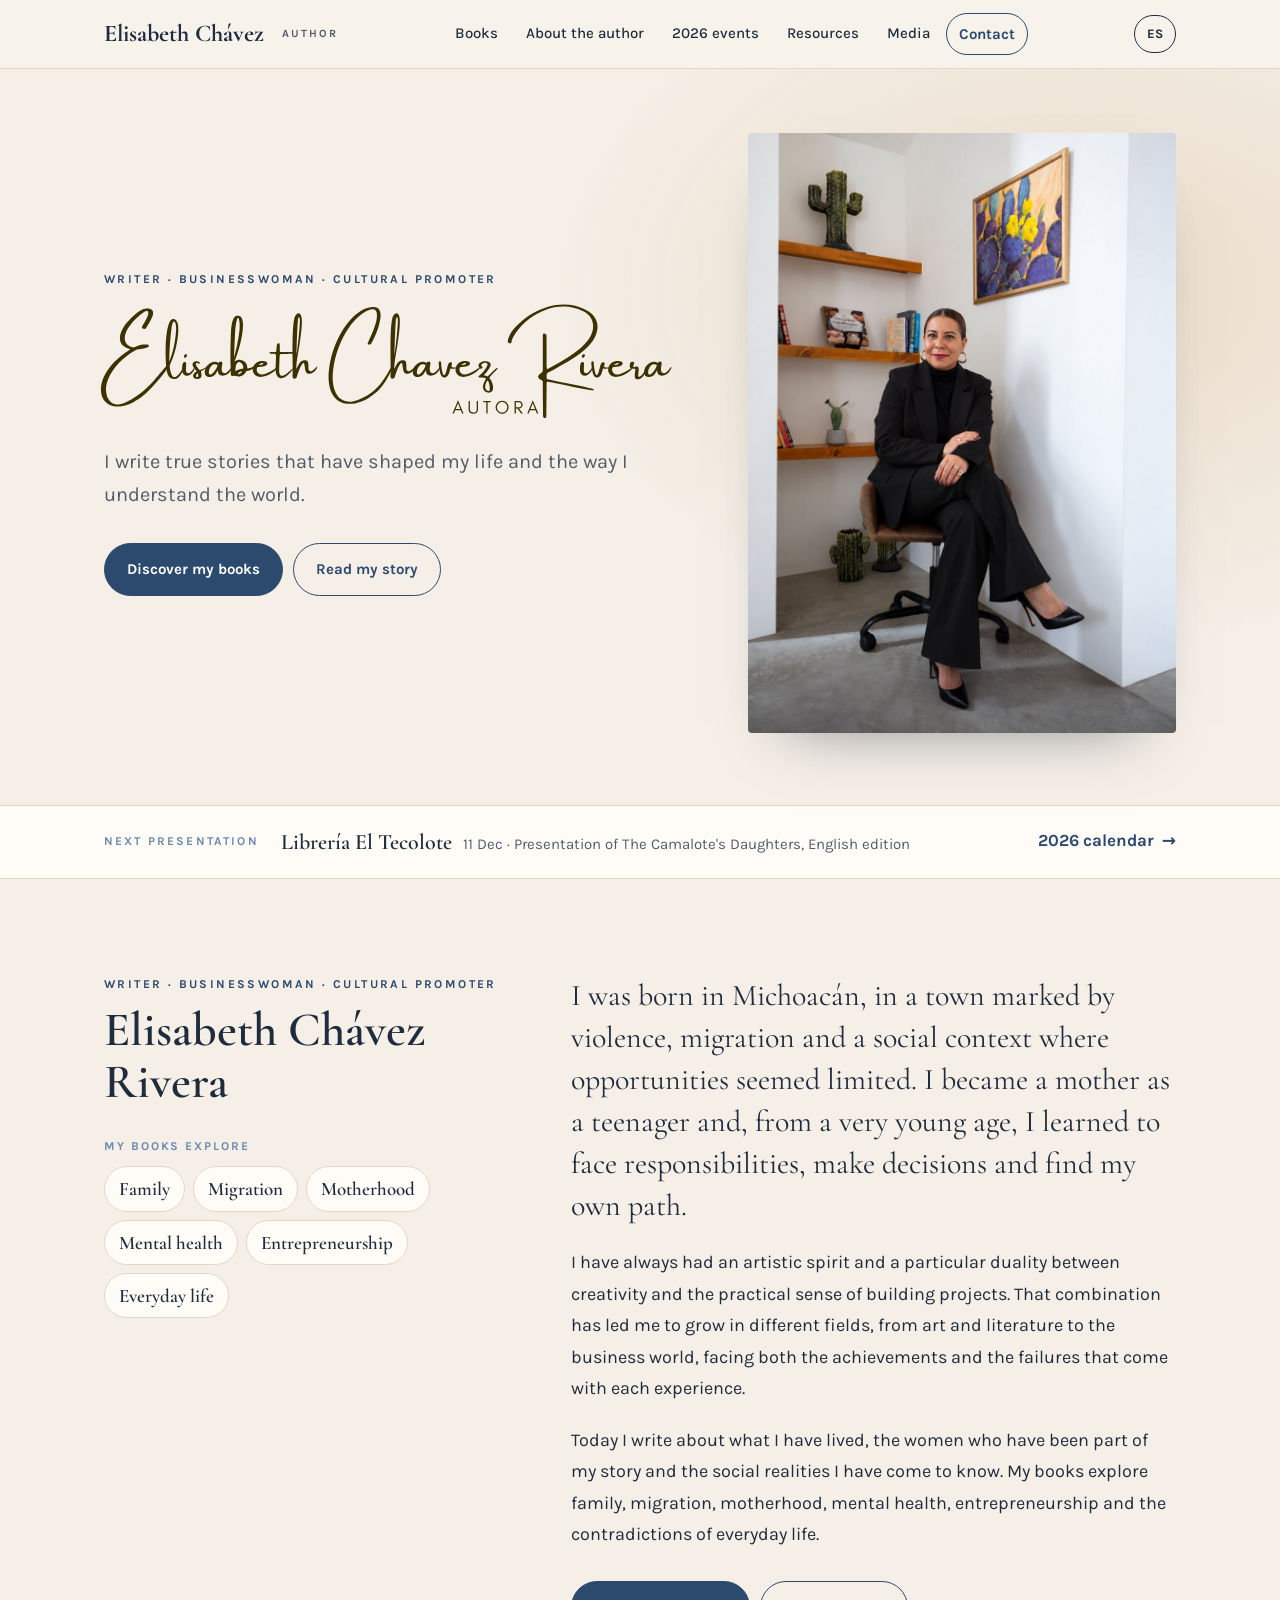
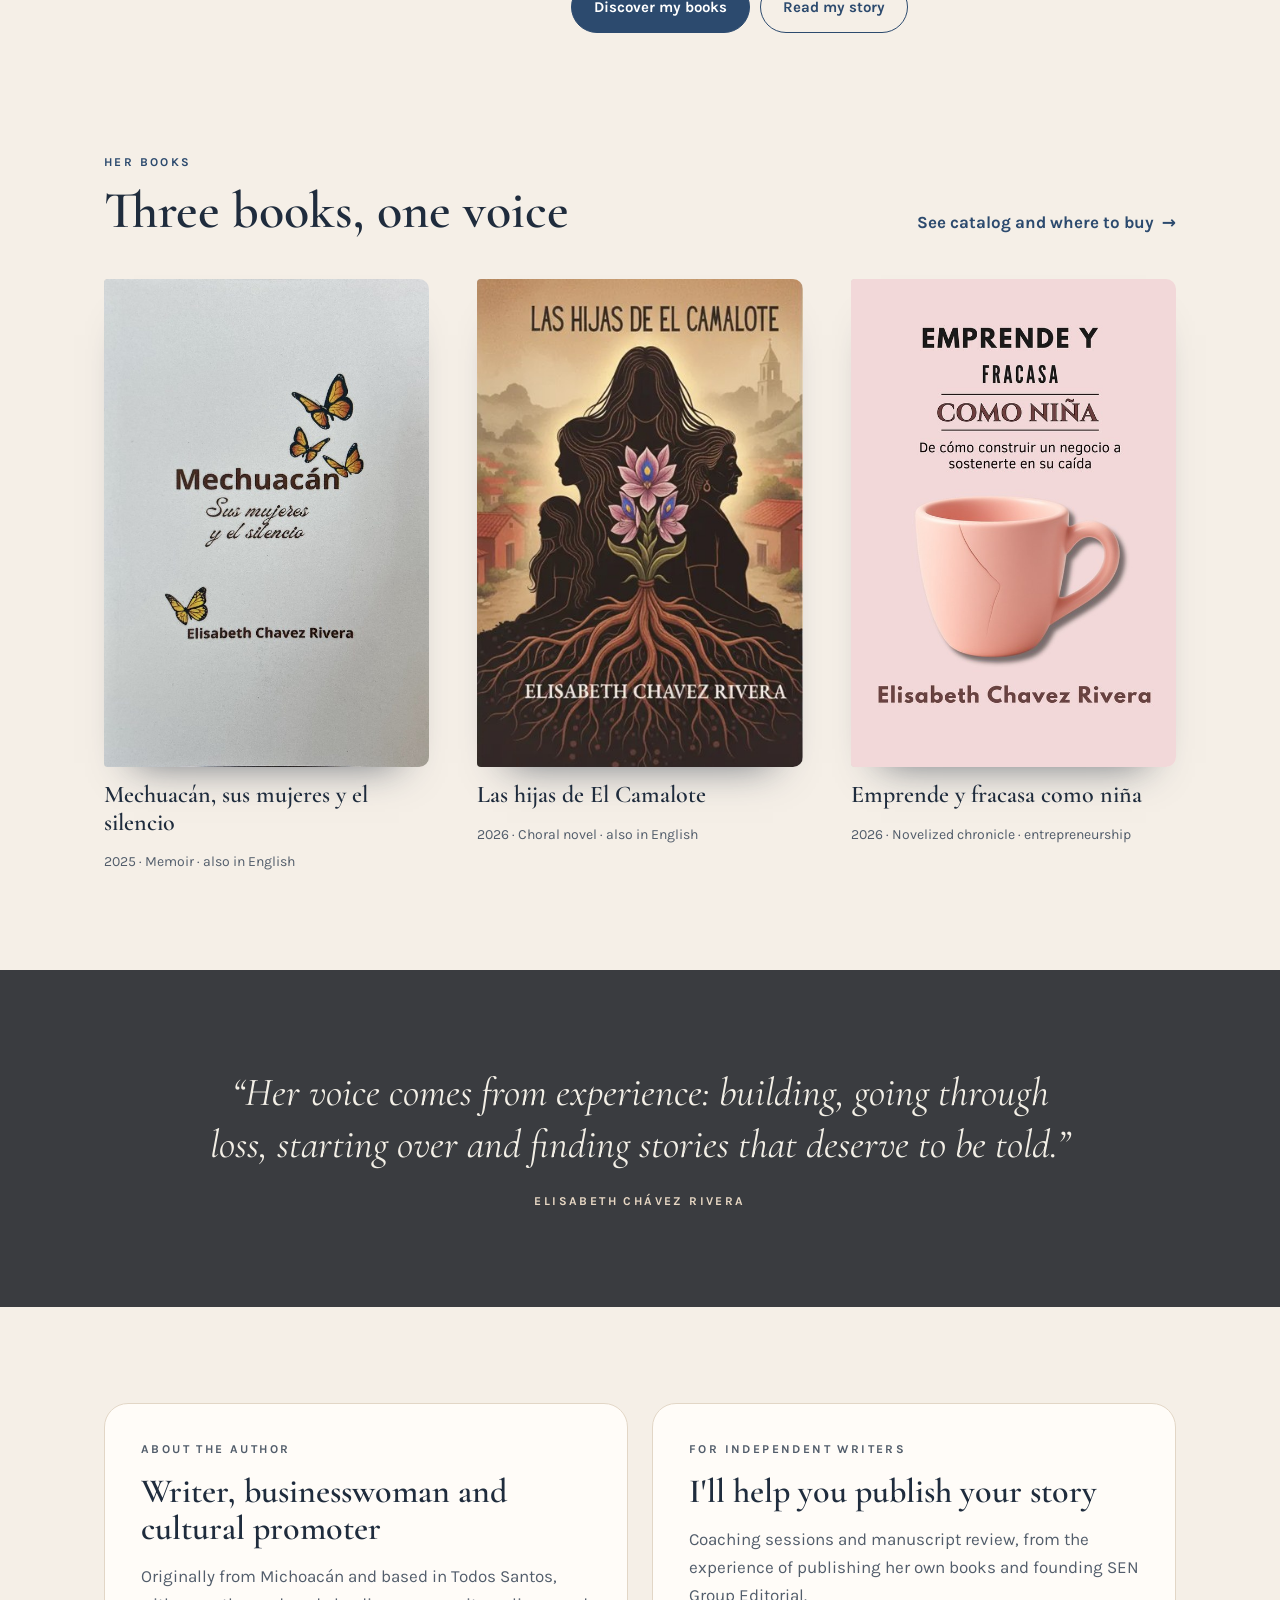
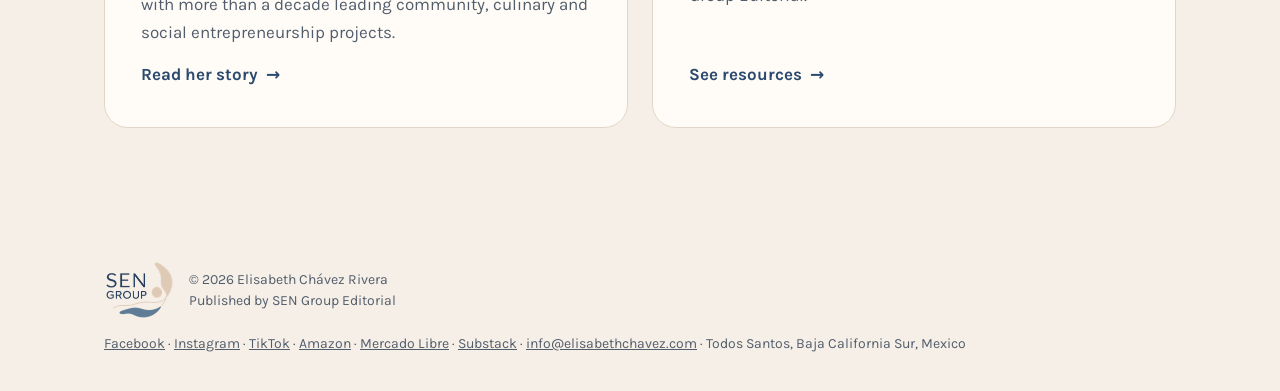
<file: public/index.html>
<!doctype html>
<html lang="es" data-title-en="Elisabeth Chávez Rivera · Author">
<head>
<meta charset="utf-8">
<meta name="viewport" content="width=device-width, initial-scale=1">
<title>Elisabeth Chávez Rivera · Autora</title>
<meta name="description" content="Elisabeth Chávez Rivera, autora de Las hijas de El Camalote, Mechuacán, sus mujeres y el silencio y Emprende y fracasa como niña. Todos Santos, Baja California Sur.">
<meta property="og:title" content="Elisabeth Chávez Rivera · Autora">
<meta property="og:description" content="Elisabeth Chávez Rivera, autora de Las hijas de El Camalote, Mechuacán, sus mujeres y el silencio y Emprende y fracasa como niña. Todos Santos, Baja California Sur.">
<meta property="og:type" content="website">
<meta property="og:url" content="https://elisabethchavez.com/">
<meta property="og:image" content="https://elisabethchavez.com/img/elisabeth-retrato.jpg">
<link rel="canonical" href="https://elisabethchavez.com/">
<link rel="icon" href="data:image/svg+xml,%3Csvg xmlns='http://www.w3.org/2000/svg' viewBox='0 0 64 64'%3E%3Crect width='64' height='64' rx='14' fill='%233A3C40'/%3E%3Ctext x='32' y='44' font-family='Georgia,serif' font-size='32' fill='%23E8D8C4' text-anchor='middle'%3EEC%3C/text%3E%3C/svg%3E">
<link rel="preconnect" href="https://fonts.googleapis.com">
<link rel="preconnect" href="https://fonts.gstatic.com" crossorigin>
<link href="https://fonts.googleapis.com/css2?family=Cormorant+Garamond:ital,wght@0,500;0,600;0,700;1,500;1,600&family=Karla:wght@400;500;700&display=swap" rel="stylesheet">
<link rel="stylesheet" href="css/site.css">
<script type="application/ld+json">
{"@context":"https://schema.org","@type":"Person","name":"Elisabeth Chávez Rivera","url":"https://elisabethchavez.com/","jobTitle":"Escritora y emprendedora","homeLocation":"Todos Santos, Baja California Sur, México","worksFor":{"@type":"Organization","name":"SEN Group Editorial"}}
</script>
</head>
<body class="">
<a class="skip" href="#main" data-en="Skip to content">Saltar al contenido</a>
<header class="top">
  <div class="wrap">
    <a class="brand" href="./">Elisabeth Chávez<small data-en="Author">Autora</small></a>
    <nav id="nav" aria-label="Menú principal"><ul><li><a href="libros.html" data-en="Books">Libros</a></li><li><a href="autora.html" data-en="About the author">Sobre la autora</a></li><li><a href="agenda.html" data-en="2026 events">Agenda 2026</a></li><li><a href="recursos.html" data-en="Resources">Recursos</a></li><li><a href="prensa.html" data-en="Media">Media</a></li><li><a class="nav-cta" href="contacto.html" data-en="Contact">Contacto</a></li></ul></nav>
    <div style="display:flex;gap:8px;align-items:center">
      <button class="lang" id="lang" type="button" aria-label="Switch to English">EN</button>
      <button class="menu-btn" id="menu" type="button" aria-expanded="false" aria-controls="nav" data-en="Menu">Menú</button>
    </div>
  </div>
</header>
<main id="main">

<section class="home-hero"><div class="wrap">
  <div>
    <p class="eyebrow" data-en="Writer · Businesswoman · Cultural promoter">Escritora · Empresaria · Promotora cultural</p>
    <h1 class="firma"><img src="img/firma.svg" alt="Elisabeth Chávez Rivera, autora" width="1218" height="260"></h1>
    <p class="sub" data-en="I write true stories that have shaped my life and the way I understand the world.">Escribo historias reales que han marcado mi vida y mi manera de entender el mundo.</p>
    <div class="ctas">
      <a class="btn solid" href="libros.html" data-en="Discover my books">Descubre mis libros</a>
      <a class="btn ghost" href="autora.html" data-en="Read my story">Conoce mi historia</a>
    </div>
  </div>
  <figure><img src="img/elisabeth-retrato.jpg" alt="Retrato de Elisabeth Chávez Rivera en su estudio" width="900" height="1260"></figure>
</div></section>

<section class="nextbar" id="nextbar" style="padding:0"><div class="wrap" style="padding-top:18px;padding-bottom:18px">
  <span class="lbl" data-en="Next presentation">Próxima presentación</span>
  <span class="what" id="next-what"></span>
  <a class="more" href="agenda.html" data-en="2026 calendar">Agenda 2026</a>
</div></section>
<section class="featured" id="next-feature" hidden><div class="wrap"></div></section>

<section class="intro"><div class="wrap">
  <div class="intro-side">
    <p class="eyebrow" data-en="Writer · Businesswoman · Cultural promoter">Escritora · Empresaria · Promotora cultural</p>
    <h2>Elisabeth Chávez Rivera</h2>
    <p class="themes-label" data-en="My books explore">Mis libros exploran</p>
    <div class="themes"><span data-en="Family">Familia</span><span data-en="Migration">Migración</span><span data-en="Motherhood">Maternidad</span><span data-en="Mental health">Salud mental</span><span data-en="Entrepreneurship">Emprendimiento</span><span data-en="Everyday life">Vida cotidiana</span></div>
  </div>
  <div class="intro-text">
    <p class="lead" data-en="I was born in Michoacán, in a town marked by violence, migration and a social context where opportunities seemed limited. I became a mother as a teenager and, from a very young age, I learned to face responsibilities, make decisions and find my own path.">Nací en Michoacán, en un pueblo marcado por la violencia, la migración y un contexto social donde las oportunidades parecían limitadas. Fui madre adolescente y desde muy joven aprendí a enfrentar responsabilidades, tomar decisiones y buscar mi propio camino.</p>
    <p data-en="I have always had an artistic spirit and a particular duality between creativity and the practical sense of building projects. That combination has led me to grow in different fields, from art and literature to the business world, facing both the achievements and the failures that come with each experience.">Siempre he tenido un espíritu artístico y una particular dualidad entre la creatividad y el sentido práctico de construir proyectos. Esa combinación me ha llevado a desarrollarme en distintos sectores, desde el arte y la literatura hasta el mundo empresarial, enfrentando tanto los logros como los fracasos que vienen con cada experiencia.</p>
    <p data-en="Today I write about what I have lived, the women who have been part of my story and the social realities I have come to know. My books explore family, migration, motherhood, mental health, entrepreneurship and the contradictions of everyday life.">Hoy escribo sobre lo que he vivido, las mujeres que han formado parte de mi historia y las realidades sociales que me han tocado conocer. Mis libros exploran la familia, la migración, la maternidad, la salud mental, el emprendimiento y las contradicciones de la vida cotidiana.</p>
    <div class="ctas"><a class="btn solid" href="libros.html" data-en="Discover my books">Descubre mis libros</a><a class="btn ghost" href="autora.html" data-en="Read my story">Conoce mi historia</a></div>
  </div>
</div></section>

<section class="shelf"><div class="wrap">
  <div class="shelf-head">
    <div><p class="eyebrow" data-en="Her books">Sus libros</p><h2 data-en="Three books, one voice">Tres libros, una voz</h2></div>
    <a class="more" href="libros.html" data-en="See catalog and where to buy">Ver catálogo y dónde comprar</a>
  </div>
  <div class="shelf-grid">
    <a href="libros.html#mechuacan"><img src="img/mechuacan.jpg" alt="Portada de Mechuacán, sus mujeres y el silencio" width="600" height="900" loading="lazy"><b>Mechuacán, sus mujeres y el silencio</b><span data-en="2025 · Memoir · also in English">2025 · Autobiografía · también en inglés</span></a>
    <a href="libros.html#camalote"><img src="img/camalote.jpg" alt="Portada de Las hijas de El Camalote" width="400" height="609" loading="lazy"><b>Las hijas de El Camalote</b><span data-en="2026 · Choral novel · also in English">2026 · Novela coral · también en inglés</span></a>
    <a href="libros.html#emprende"><img src="img/emprende.jpg" alt="Portada de Emprende y fracasa como niña" width="600" height="957" loading="lazy"><b>Emprende y fracasa como niña</b><span data-en="2026 · Novelized chronicle · entrepreneurship">2026 · Crónica novelada · emprendimiento</span></a>
  </div>
</div></section>

<section class="quote"><div class="wrap">
  <p data-en="“Her voice comes from experience: building, going through loss, starting over and finding stories that deserve to be told.”">“Su voz nace de la experiencia: construir, atravesar pérdidas, comenzar de nuevo y encontrar historias que merecen ser contadas.”</p>
  <span>Elisabeth Chávez Rivera</span>
</div></section>

<section class="tiles"><div class="wrap">
  <a class="tile" href="autora.html">
    <p class="eyebrow" data-en="About the author">Sobre la autora</p>
    <h3 data-en="Writer, businesswoman and cultural promoter">Escritora, empresaria y promotora cultural</h3>
    <p data-en="Originally from Michoacán and based in Todos Santos, with more than a decade leading community, culinary and social entrepreneurship projects.">Originaria de Michoacán y radicada en Todos Santos, con más de una década liderando proyectos comunitarios, gastronómicos y de emprendimiento social.</p>
    <span class="more" data-en="Read her story">Leer su historia</span>
  </a>
  <a class="tile" href="recursos.html">
    <p class="eyebrow" data-en="For independent writers">Para escritores independientes</p>
    <h3 data-en="I'll help you publish your story">Te acompaño a publicar tu historia</h3>
    <p data-en="Coaching sessions and manuscript review, from the experience of publishing her own books and founding SEN Group Editorial.">Asesorías y revisión de manuscrito, desde la experiencia de publicar sus propios libros y fundar SEN Group Editorial.</p>
    <span class="more" data-en="See resources">Ver recursos</span>
  </a>
</div></section>

</main>
<footer>
  <div class="wrap">
    <span class="imprint"><img src="img/sen-group-logo-sm.webp" alt="SEN Group Editorial" width="71" height="60"><span>© <span id="yr">2026</span> Elisabeth Chávez Rivera<br><span data-en="Published by SEN Group Editorial">Una publicación de SEN Group Editorial</span></span></span>
    <span><a href="https://www.facebook.com/profile.php?id=61576454641839" target="_blank" rel="noopener">Facebook</a> · <a href="https://www.instagram.com/elisabethchavez_escritora/" target="_blank" rel="noopener">Instagram</a> · <a href="https://www.tiktok.com/@elisabeth.chari" target="_blank" rel="noopener">TikTok</a> · <a href="https://www.amazon.com.mx/stores/Elisabeth-Chavez-Rivera/author/B0FZCMRR3R" target="_blank" rel="noopener">Amazon</a> · <a href="https://listado.mercadolibre.com.mx/_CustId_247005184" target="_blank" rel="noopener">Mercado Libre</a> · <a href="https://elisabethchavez.substack.com/" target="_blank" rel="noopener">Substack</a> · <a href="contacto.html">info@elisabethchavez.com</a> · <span data-en="Todos Santos, Baja California Sur, Mexico">Todos Santos, Baja California Sur, México</span></span>
  </div>
</footer>
<script src="js/site.js"></script>
</body>
</html>
</file>
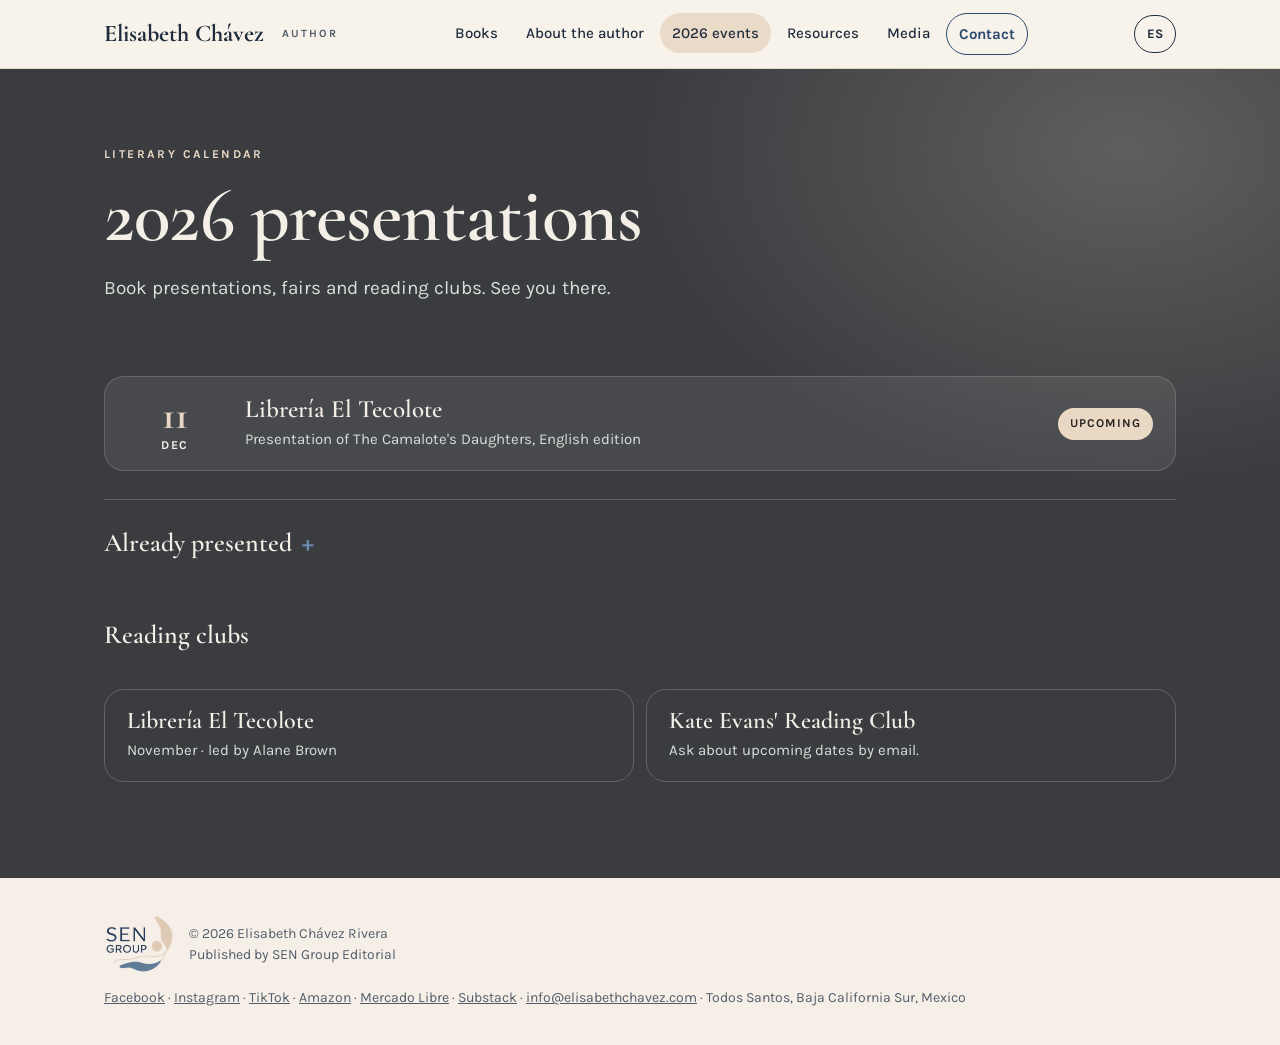
<file: public/agenda.html>
<!doctype html>
<html lang="es" data-title-en="2026 events · Elisabeth Chávez Rivera">
<head>
<meta charset="utf-8">
<meta name="viewport" content="width=device-width, initial-scale=1">
<title>Agenda 2026 · Elisabeth Chávez Rivera</title>
<meta name="description" content="Presentaciones, ferias del libro y clubes de lectura de Elisabeth Chávez Rivera en 2026.">
<meta property="og:title" content="Agenda 2026 · Elisabeth Chávez Rivera">
<meta property="og:description" content="Presentaciones, ferias del libro y clubes de lectura de Elisabeth Chávez Rivera en 2026.">
<meta property="og:type" content="website">
<meta property="og:url" content="https://elisabethchavez.com/agenda">
<meta property="og:image" content="https://elisabethchavez.com/img/elisabeth-retrato.jpg">
<link rel="canonical" href="https://elisabethchavez.com/agenda">
<link rel="icon" href="data:image/svg+xml,%3Csvg xmlns='http://www.w3.org/2000/svg' viewBox='0 0 64 64'%3E%3Crect width='64' height='64' rx='14' fill='%233A3C40'/%3E%3Ctext x='32' y='44' font-family='Georgia,serif' font-size='32' fill='%23E8D8C4' text-anchor='middle'%3EEC%3C/text%3E%3C/svg%3E">
<link rel="preconnect" href="https://fonts.googleapis.com">
<link rel="preconnect" href="https://fonts.gstatic.com" crossorigin>
<link href="https://fonts.googleapis.com/css2?family=Cormorant+Garamond:ital,wght@0,500;0,600;0,700;1,500;1,600&family=Karla:wght@400;500;700&display=swap" rel="stylesheet">
<link rel="stylesheet" href="css/site.css">

</head>
<body class="dark-page">
<a class="skip" href="#main" data-en="Skip to content">Saltar al contenido</a>
<header class="top">
  <div class="wrap">
    <a class="brand" href="./">Elisabeth Chávez<small data-en="Author">Autora</small></a>
    <nav id="nav" aria-label="Menú principal"><ul><li><a href="libros.html" data-en="Books">Libros</a></li><li><a href="autora.html" data-en="About the author">Sobre la autora</a></li><li><a href="agenda.html" data-en="2026 events" aria-current="page">Agenda 2026</a></li><li><a href="recursos.html" data-en="Resources">Recursos</a></li><li><a href="prensa.html" data-en="Media">Media</a></li><li><a class="nav-cta" href="contacto.html" data-en="Contact">Contacto</a></li></ul></nav>
    <div style="display:flex;gap:8px;align-items:center">
      <button class="lang" id="lang" type="button" aria-label="Switch to English">EN</button>
      <button class="menu-btn" id="menu" type="button" aria-expanded="false" aria-controls="nav" data-en="Menu">Menú</button>
    </div>
  </div>
</header>
<main id="main">
<div class="agenda-page"><section class="page-head"><div class="wrap">
  <p class="eyebrow" data-en="Literary calendar">Agenda literaria</p>
  <h1 data-en="2026 presentations">Presentaciones 2026</h1>
  <p class="lede" data-en="Book presentations, fairs and reading clubs. See you there.">Presentaciones, ferias del libro y clubes de lectura. Te espero.</p>
</div></section>
<section class="page-body" id="agenda" style="padding-top:24px;background:none;color:inherit"><div class="wrap">
<div id="feature" class="feature-agenda" hidden></div>
<ul class="events" id="events"></ul>
<details class="reveal" id="past-wrap" hidden><summary data-en="Already presented">Presentaciones realizadas</summary><div><ul class="events" id="past"></ul></div></details>
<h3 class="past-title" data-en="Reading clubs">Clubes de lectura</h3>
    <div class="clubs">
      <div><h3>Librería El Tecolote</h3><p data-en="November · led by Alane Brown">Noviembre · bajo la dirección de Alane Brown</p></div>
      <div><h3 data-en="Kate Evans' Reading Club">Club de lectura de Kate Evans</h3><p data-en="Ask about upcoming dates by email.">Pregunta por las próximas fechas por correo.</p></div>
    </div>
  
</div></section></div>
</main>
<footer>
  <div class="wrap">
    <span class="imprint"><img src="img/sen-group-logo-sm.webp" alt="SEN Group Editorial" width="71" height="60"><span>© <span id="yr">2026</span> Elisabeth Chávez Rivera<br><span data-en="Published by SEN Group Editorial">Una publicación de SEN Group Editorial</span></span></span>
    <span><a href="https://www.facebook.com/profile.php?id=61576454641839" target="_blank" rel="noopener">Facebook</a> · <a href="https://www.instagram.com/elisabethchavez_escritora/" target="_blank" rel="noopener">Instagram</a> · <a href="https://www.tiktok.com/@elisabeth.chari" target="_blank" rel="noopener">TikTok</a> · <a href="https://www.amazon.com.mx/stores/Elisabeth-Chavez-Rivera/author/B0FZCMRR3R" target="_blank" rel="noopener">Amazon</a> · <a href="https://listado.mercadolibre.com.mx/_CustId_247005184" target="_blank" rel="noopener">Mercado Libre</a> · <a href="https://elisabethchavez.substack.com/" target="_blank" rel="noopener">Substack</a> · <a href="contacto.html">info@elisabethchavez.com</a> · <span data-en="Todos Santos, Baja California Sur, Mexico">Todos Santos, Baja California Sur, México</span></span>
  </div>
</footer>
<script src="js/site.js"></script>
</body>
</html>
</file>
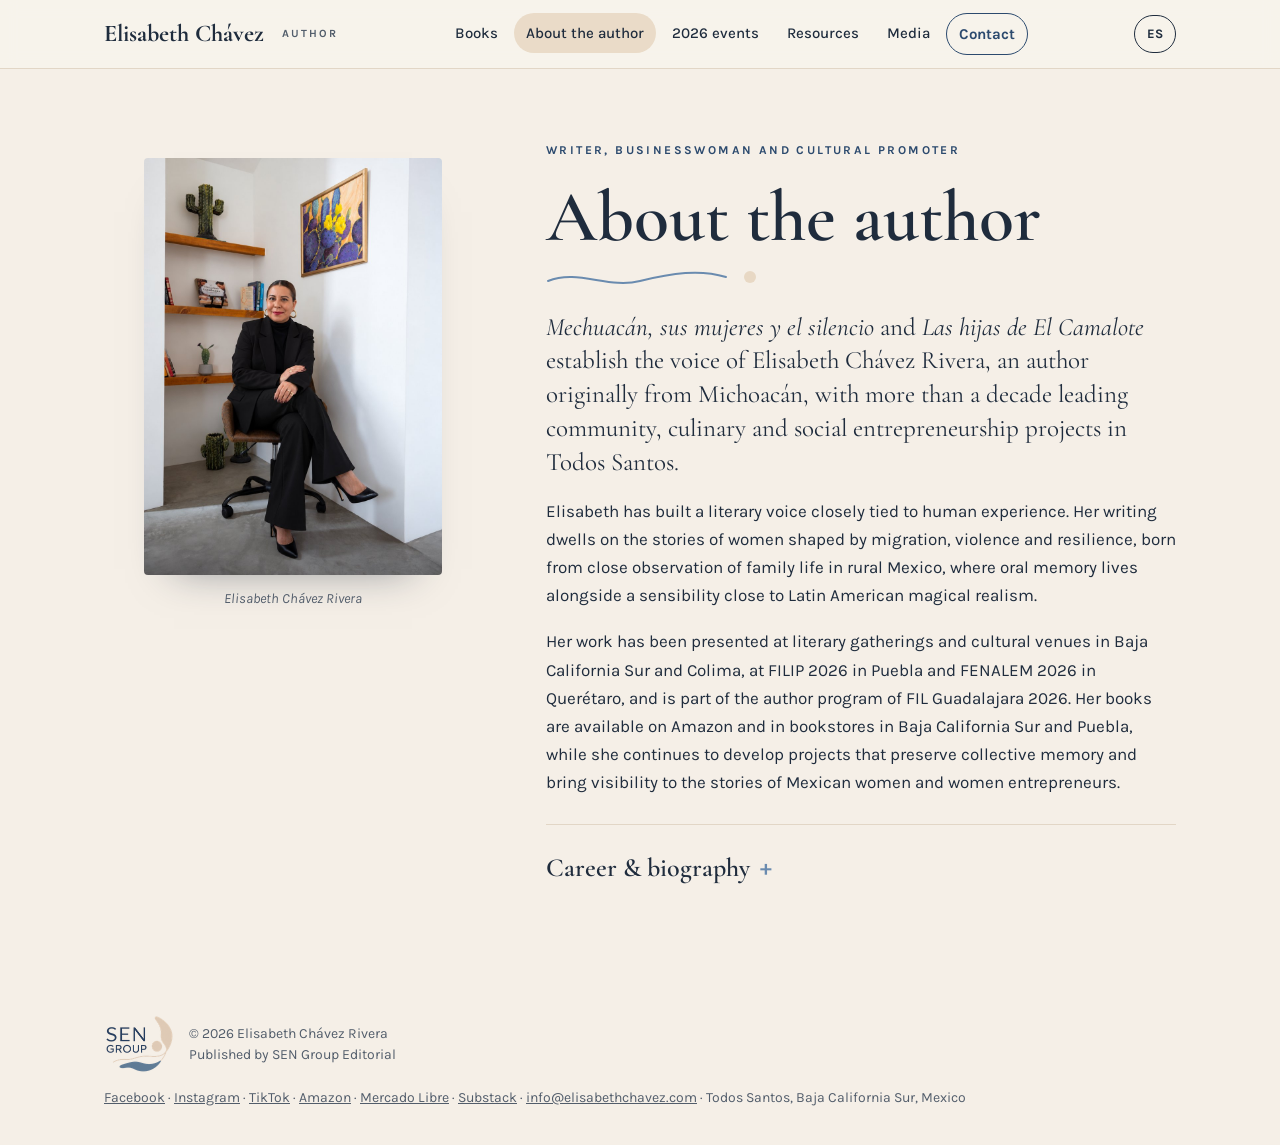
<file: public/autora.html>
<!doctype html>
<html lang="es" data-title-en="About the author · Elisabeth Chávez Rivera">
<head>
<meta charset="utf-8">
<meta name="viewport" content="width=device-width, initial-scale=1">
<title>Sobre la autora · Elisabeth Chávez Rivera</title>
<meta name="description" content="Elisabeth Chávez Rivera: escritora, empresaria y promotora cultural originaria de Michoacán, radicada en Todos Santos, B.C.S.">
<meta property="og:title" content="Sobre la autora · Elisabeth Chávez Rivera">
<meta property="og:description" content="Elisabeth Chávez Rivera: escritora, empresaria y promotora cultural originaria de Michoacán, radicada en Todos Santos, B.C.S.">
<meta property="og:type" content="website">
<meta property="og:url" content="https://elisabethchavez.com/autora">
<meta property="og:image" content="https://elisabethchavez.com/img/elisabeth-retrato.jpg">
<link rel="canonical" href="https://elisabethchavez.com/autora">
<link rel="icon" href="data:image/svg+xml,%3Csvg xmlns='http://www.w3.org/2000/svg' viewBox='0 0 64 64'%3E%3Crect width='64' height='64' rx='14' fill='%233A3C40'/%3E%3Ctext x='32' y='44' font-family='Georgia,serif' font-size='32' fill='%23E8D8C4' text-anchor='middle'%3EEC%3C/text%3E%3C/svg%3E">
<link rel="preconnect" href="https://fonts.googleapis.com">
<link rel="preconnect" href="https://fonts.gstatic.com" crossorigin>
<link href="https://fonts.googleapis.com/css2?family=Cormorant+Garamond:ital,wght@0,500;0,600;0,700;1,500;1,600&family=Karla:wght@400;500;700&display=swap" rel="stylesheet">
<link rel="stylesheet" href="css/site.css">

</head>
<body class="">
<a class="skip" href="#main" data-en="Skip to content">Saltar al contenido</a>
<header class="top">
  <div class="wrap">
    <a class="brand" href="./">Elisabeth Chávez<small data-en="Author">Autora</small></a>
    <nav id="nav" aria-label="Menú principal"><ul><li><a href="libros.html" data-en="Books">Libros</a></li><li><a href="autora.html" data-en="About the author" aria-current="page">Sobre la autora</a></li><li><a href="agenda.html" data-en="2026 events">Agenda 2026</a></li><li><a href="recursos.html" data-en="Resources">Recursos</a></li><li><a href="prensa.html" data-en="Media">Media</a></li><li><a class="nav-cta" href="contacto.html" data-en="Contact">Contacto</a></li></ul></nav>
    <div style="display:flex;gap:8px;align-items:center">
      <button class="lang" id="lang" type="button" aria-label="Switch to English">EN</button>
      <button class="menu-btn" id="menu" type="button" aria-expanded="false" aria-controls="nav" data-en="Menu">Menú</button>
    </div>
  </div>
</header>
<main id="main">
<section id="sobre" class="about" style="padding-top:72px"><div class="wrap">
    <figure class="portrait">
      <img src="img/elisabeth-retrato.jpg" alt="Retrato de Elisabeth Chávez Rivera en su estudio, con traje negro, junto a un librero y una pintura de nopales" width="900" height="1260">
      <figcaption>Elisabeth Chávez Rivera</figcaption>
    </figure>
    <div class="bio">
      <p class="eyebrow" data-en="Writer, businesswoman and cultural promoter">Escritora, empresaria y promotora cultural</p>
      <h1 data-en="About the author" style="font-size:clamp(44px,6.4vw,72px);margin-bottom:14px">Sobre la autora</h1>
      <svg class="wave" viewBox="0 0 220 24" aria-hidden="true"><path d="M2 14c30-12 60 8 92 0s60-12 86-4" fill="none" stroke="var(--blue)" stroke-width="2" stroke-linecap="round"/><circle cx="204" cy="10" r="6" fill="var(--cream)"/></svg>
      <p class="first" data-en="&lt;em&gt;Mechuacán, sus mujeres y el silencio&lt;/em&gt; and &lt;em&gt;Las hijas de El Camalote&lt;/em&gt; establish the voice of Elisabeth Chávez Rivera, an author originally from Michoacán, with more than a decade leading community, culinary and social entrepreneurship projects in Todos Santos."><em>Mechuacán, sus mujeres y el silencio</em> y <em>Las hijas de El Camalote</em> consolidan la voz de Elisabeth Chávez Rivera, autora originaria de Michoacán, con una trayectoria de más de una década liderando proyectos comunitarios, gastronómicos y de emprendimiento social en Todos Santos.</p>
      <p data-en="Elisabeth has built a literary voice closely tied to human experience. Her writing dwells on the stories of women shaped by migration, violence and resilience, born from close observation of family life in rural Mexico, where oral memory lives alongside a sensibility close to Latin American magical realism.">Elisabeth ha construido una propuesta literaria íntimamente ligada a la experiencia humana. Su escritura se detiene en las historias de mujeres atravesadas por la migración, la violencia y la resiliencia, y nace de la observación atenta de las dinámicas familiares del México profundo, donde conviven la memoria oral y una sensibilidad cercana al realismo mágico latinoamericano.</p>
      <p data-en="Her work has been presented at literary gatherings and cultural venues in Baja California Sur and Colima, at FILIP 2026 in Puebla and FENALEM 2026 in Querétaro, and is part of the author program of FIL Guadalajara 2026. Her books are available on Amazon and in bookstores in Baja California Sur and Puebla, while she continues to develop projects that preserve collective memory and bring visibility to the stories of Mexican women and women entrepreneurs.">Su trabajo se ha presentado en encuentros literarios y espacios culturales de Baja California Sur y Colima, en la FILIP 2026 de Puebla y en FENALEM 2026 en Querétaro, y forma parte del programa de autores de la FIL Guadalajara 2026. Su obra está disponible en Amazon y en librerías de Baja California Sur y Puebla, mientras continúa desarrollando proyectos para preservar la memoria colectiva y visibilizar las historias de las mujeres mexicanas y de las emprendedoras.</p>
      <details class="reveal"><summary data-en="Career &amp; biography">Trayectoria y biografía</summary><div><h3 class="bio-sub" data-en="Career &amp; biography">Trayectoria y biografía</h3>
      <p data-en="An entrepreneur since the age of six, Elisabeth Chávez Rivera has built a career where business, art, writing and social commitment come together.">Emprendedora desde los seis años, Elisabeth Chávez Rivera ha construido una trayectoria en la que convergen los negocios, el arte, la escritura y el compromiso social.</p>
      <p data-en="Originally from Michoacán and now based in Todos Santos, Baja California Sur, she has found in creation a way to transform her experiences and bring new projects to life.">Originaria de Michoacán y radicada en Todos Santos, Baja California Sur, ha encontrado en la creación una forma de transformar sus experiencias y dar vida a nuevos proyectos.</p>
      <p data-en="Her professional career was built in leadership roles at Soriana (1999–2006), C&amp;A (2006–2011) and Financiera Independencia (2011–2012), stages that strengthened her experience in team leadership, administration and business operations.">Su carrera profesional se consolidó en puestos de liderazgo en Soriana, de 1999 a 2006; en C&amp;A, de 2006 a 2011; y en Financiera Independencia, de 2011 a 2012. Estas etapas fortalecieron su experiencia en dirección de equipos, administración y operación de negocios.</p>
      <p data-en="At the same time, she developed her work as a visual artist. In 2010 she presented her first exhibition at Zentralia Colima and, in 2013, took part in the Todos Santos Art Festival, becoming part of the community's cultural life.">En paralelo, desarrolló su faceta como artista plástica. En 2010 presentó su primera exposición en Zentralia Colima y, en 2013, participó en el Festival de Arte de Todos Santos, integrándose a la vida cultural de la comunidad.</p>
      <p data-en="In 2013 she founded Chávez Catering and, in 2018, Servicios Globales Twins. In 2020 she expanded her work with the non-profit Platos con Amor and the restaurant Shakti Bowl. Each initiative reflects a part of her calling: hospitality, service, food and community support.">En 2013 fundó Chávez Catering y, en 2018, Servicios Globales Twins. En 2020 amplió su labor con la creación de la asociación civil Platos con Amor y el restaurante Shakti Bowl. Cada iniciativa representa una vertiente de su vocación: la hospitalidad, el servicio, la alimentación y el apoyo a la comunidad.</p>
      <p data-en="Writing opened a new space in her path. She is the author of Mechuacán, sus mujeres y el silencio, Las hijas del Camalote and Emprende y fracasa como niña, works that explore memory, migration, women's experiences and the challenges of entrepreneurship. In 2025 she founded SEN Group Editorial, continuing her work as an author and entrepreneur.">La escritura abrió un nuevo espacio dentro de su trayectoria. Es autora de <em>Mechuacán, sus mujeres y el silencio</em>, <em>Las hijas del Camalote</em> y <em>Emprende y fracasa como niña</em>, obras que exploran la memoria, la migración, las experiencias de las mujeres y los desafíos de emprender. En 2025 fundó SEN Group Editorial, dando continuidad a su trabajo como autora y emprendedora.</p>
      <p data-en="Today, Elisabeth combines leading her projects with literary creation and meeting readers. Her voice comes from experience: building, going through loss, starting over and finding stories that deserve to be told.">Hoy, Elisabeth combina la dirección de sus proyectos con la creación literaria y el encuentro con lectores. Su voz nace de la experiencia: construir, atravesar pérdidas, comenzar de nuevo y encontrar historias que merecen ser contadas.</p>
      <ul class="timeline">
        <li><b>1999–2012</b><span data-en="Leadership at Soriana, C&amp;A and Financiera Independencia">Liderazgo en Soriana, C&amp;A y Financiera Independencia</span></li>
        <li><b>2010 · 2013</b><span data-en="Visual artist: Zentralia Colima and Todos Santos Art Festival">Artista plástica: Zentralia Colima y Festival de Arte de Todos Santos</span></li>
        <li><b>2013 · 2018</b><span data-en="Founds Chávez Catering and Servicios Globales Twins">Funda Chávez Catering y Servicios Globales Twins</span></li>
        <li><b>2020</b><span data-en="Creates Platos con Amor A.C. and Shakti Bowl">Crea Platos con Amor A.C. y Shakti Bowl</span></li>
        <li><b>2025</b><span data-en="Founds SEN Group Editorial">Funda SEN Group Editorial</span></li>
        <li><b>2026</b><span data-en="Presentations of Las hijas de El Camalote across Mexico">Presentaciones de Las hijas de El Camalote en México</span></li>
      </ul></div></details>
    </div>
  </div></section>
</main>
<footer>
  <div class="wrap">
    <span class="imprint"><img src="img/sen-group-logo-sm.webp" alt="SEN Group Editorial" width="71" height="60"><span>© <span id="yr">2026</span> Elisabeth Chávez Rivera<br><span data-en="Published by SEN Group Editorial">Una publicación de SEN Group Editorial</span></span></span>
    <span><a href="https://www.facebook.com/profile.php?id=61576454641839" target="_blank" rel="noopener">Facebook</a> · <a href="https://www.instagram.com/elisabethchavez_escritora/" target="_blank" rel="noopener">Instagram</a> · <a href="https://www.tiktok.com/@elisabeth.chari" target="_blank" rel="noopener">TikTok</a> · <a href="https://www.amazon.com.mx/stores/Elisabeth-Chavez-Rivera/author/B0FZCMRR3R" target="_blank" rel="noopener">Amazon</a> · <a href="https://listado.mercadolibre.com.mx/_CustId_247005184" target="_blank" rel="noopener">Mercado Libre</a> · <a href="https://elisabethchavez.substack.com/" target="_blank" rel="noopener">Substack</a> · <a href="contacto.html">info@elisabethchavez.com</a> · <span data-en="Todos Santos, Baja California Sur, Mexico">Todos Santos, Baja California Sur, México</span></span>
  </div>
</footer>
<script src="js/site.js"></script>
</body>
</html>
</file>
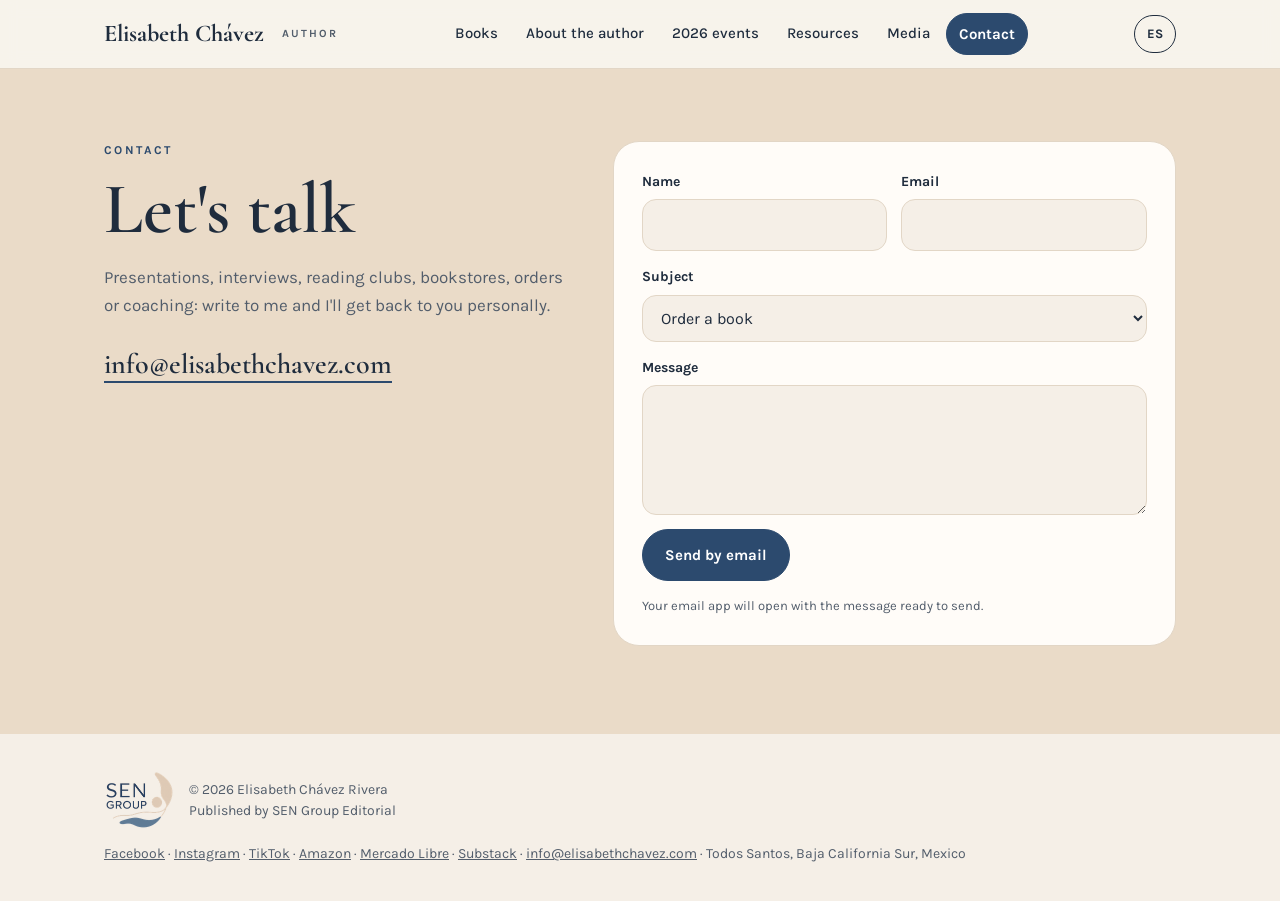
<file: public/contacto.html>
<!doctype html>
<html lang="es" data-title-en="Contact · Elisabeth Chávez Rivera">
<head>
<meta charset="utf-8">
<meta name="viewport" content="width=device-width, initial-scale=1">
<title>Contacto · Elisabeth Chávez Rivera</title>
<meta name="description" content="Escríbele a Elisabeth Chávez Rivera: presentaciones, entrevistas, clubes de lectura, librerías, pedidos y asesorías.">
<meta property="og:title" content="Contacto · Elisabeth Chávez Rivera">
<meta property="og:description" content="Escríbele a Elisabeth Chávez Rivera: presentaciones, entrevistas, clubes de lectura, librerías, pedidos y asesorías.">
<meta property="og:type" content="website">
<meta property="og:url" content="https://elisabethchavez.com/contacto">
<meta property="og:image" content="https://elisabethchavez.com/img/elisabeth-retrato.jpg">
<link rel="canonical" href="https://elisabethchavez.com/contacto">
<link rel="icon" href="data:image/svg+xml,%3Csvg xmlns='http://www.w3.org/2000/svg' viewBox='0 0 64 64'%3E%3Crect width='64' height='64' rx='14' fill='%233A3C40'/%3E%3Ctext x='32' y='44' font-family='Georgia,serif' font-size='32' fill='%23E8D8C4' text-anchor='middle'%3EEC%3C/text%3E%3C/svg%3E">
<link rel="preconnect" href="https://fonts.googleapis.com">
<link rel="preconnect" href="https://fonts.gstatic.com" crossorigin>
<link href="https://fonts.googleapis.com/css2?family=Cormorant+Garamond:ital,wght@0,500;0,600;0,700;1,500;1,600&family=Karla:wght@400;500;700&display=swap" rel="stylesheet">
<link rel="stylesheet" href="css/site.css">

</head>
<body class="">
<a class="skip" href="#main" data-en="Skip to content">Saltar al contenido</a>
<header class="top">
  <div class="wrap">
    <a class="brand" href="./">Elisabeth Chávez<small data-en="Author">Autora</small></a>
    <nav id="nav" aria-label="Menú principal"><ul><li><a href="libros.html" data-en="Books">Libros</a></li><li><a href="autora.html" data-en="About the author">Sobre la autora</a></li><li><a href="agenda.html" data-en="2026 events">Agenda 2026</a></li><li><a href="recursos.html" data-en="Resources">Recursos</a></li><li><a href="prensa.html" data-en="Media">Media</a></li><li><a class="nav-cta" href="contacto.html" data-en="Contact" aria-current="page">Contacto</a></li></ul></nav>
    <div style="display:flex;gap:8px;align-items:center">
      <button class="lang" id="lang" type="button" aria-label="Switch to English">EN</button>
      <button class="menu-btn" id="menu" type="button" aria-expanded="false" aria-controls="nav" data-en="Menu">Menú</button>
    </div>
  </div>
</header>
<main id="main">
<section id="contacto" style="padding-top:72px;min-height:70vh"><div class="wrap contact">
    <div>
      <p class="eyebrow" data-en="Contact">Contacto</p>
      <h1 data-en="Let's talk" style="font-size:clamp(44px,6.4vw,72px);margin-bottom:14px">Escríbeme</h1>
      <p class="lede" style="margin-bottom:22px" data-en="Presentations, interviews, reading clubs, bookstores, orders or coaching: write to me and I'll get back to you personally.">Presentaciones, entrevistas, clubes de lectura, librerías, pedidos o asesorías: escríbeme y te respondo personalmente.</p>
      <a class="mail" href="mailto:info@elisabethchavez.com">info@elisabethchavez.com</a>
    </div>
    <form id="form" novalidate>
      <div class="row">
        <label><span data-en="Name">Nombre</span><input id="f-name" type="text" autocomplete="name" required></label>
        <label><span data-en="Email">Correo</span><input id="f-email" type="email" autocomplete="email" required></label>
      </div>
      <label><span data-en="Subject">Tema</span>
        <select id="f-topic">
          <option data-en="Order a book">Pedir un libro</option>
          <option data-en="Presentation or interview">Presentación o entrevista</option>
          <option data-en="Reading club">Club de lectura</option>
          <option data-en="Bookstore">Librería</option>
          <option data-en="Coaching for independent writers">Asesoría para escritores independientes</option>
          <option data-en="Manuscript review">Revisión de manuscrito</option>
          <option data-en="Other">Otro</option>
        </select>
      </label>
      <label><span data-en="Message">Mensaje</span><textarea id="f-msg"></textarea></label>
      <button class="btn solid" type="submit" style="justify-self:start" data-en="Send by email">Enviar por correo</button>
      <p class="note" id="f-note" data-en="Your email app will open with the message ready to send.">Se abrirá tu correo con el mensaje listo para enviar.</p>
    </form>
  </div></section>
</main>
<footer>
  <div class="wrap">
    <span class="imprint"><img src="img/sen-group-logo-sm.webp" alt="SEN Group Editorial" width="71" height="60"><span>© <span id="yr">2026</span> Elisabeth Chávez Rivera<br><span data-en="Published by SEN Group Editorial">Una publicación de SEN Group Editorial</span></span></span>
    <span><a href="https://www.facebook.com/profile.php?id=61576454641839" target="_blank" rel="noopener">Facebook</a> · <a href="https://www.instagram.com/elisabethchavez_escritora/" target="_blank" rel="noopener">Instagram</a> · <a href="https://www.tiktok.com/@elisabeth.chari" target="_blank" rel="noopener">TikTok</a> · <a href="https://www.amazon.com.mx/stores/Elisabeth-Chavez-Rivera/author/B0FZCMRR3R" target="_blank" rel="noopener">Amazon</a> · <a href="https://listado.mercadolibre.com.mx/_CustId_247005184" target="_blank" rel="noopener">Mercado Libre</a> · <a href="https://elisabethchavez.substack.com/" target="_blank" rel="noopener">Substack</a> · <a href="contacto.html">info@elisabethchavez.com</a> · <span data-en="Todos Santos, Baja California Sur, Mexico">Todos Santos, Baja California Sur, México</span></span>
  </div>
</footer>
<script src="js/site.js"></script>
</body>
</html>
</file>
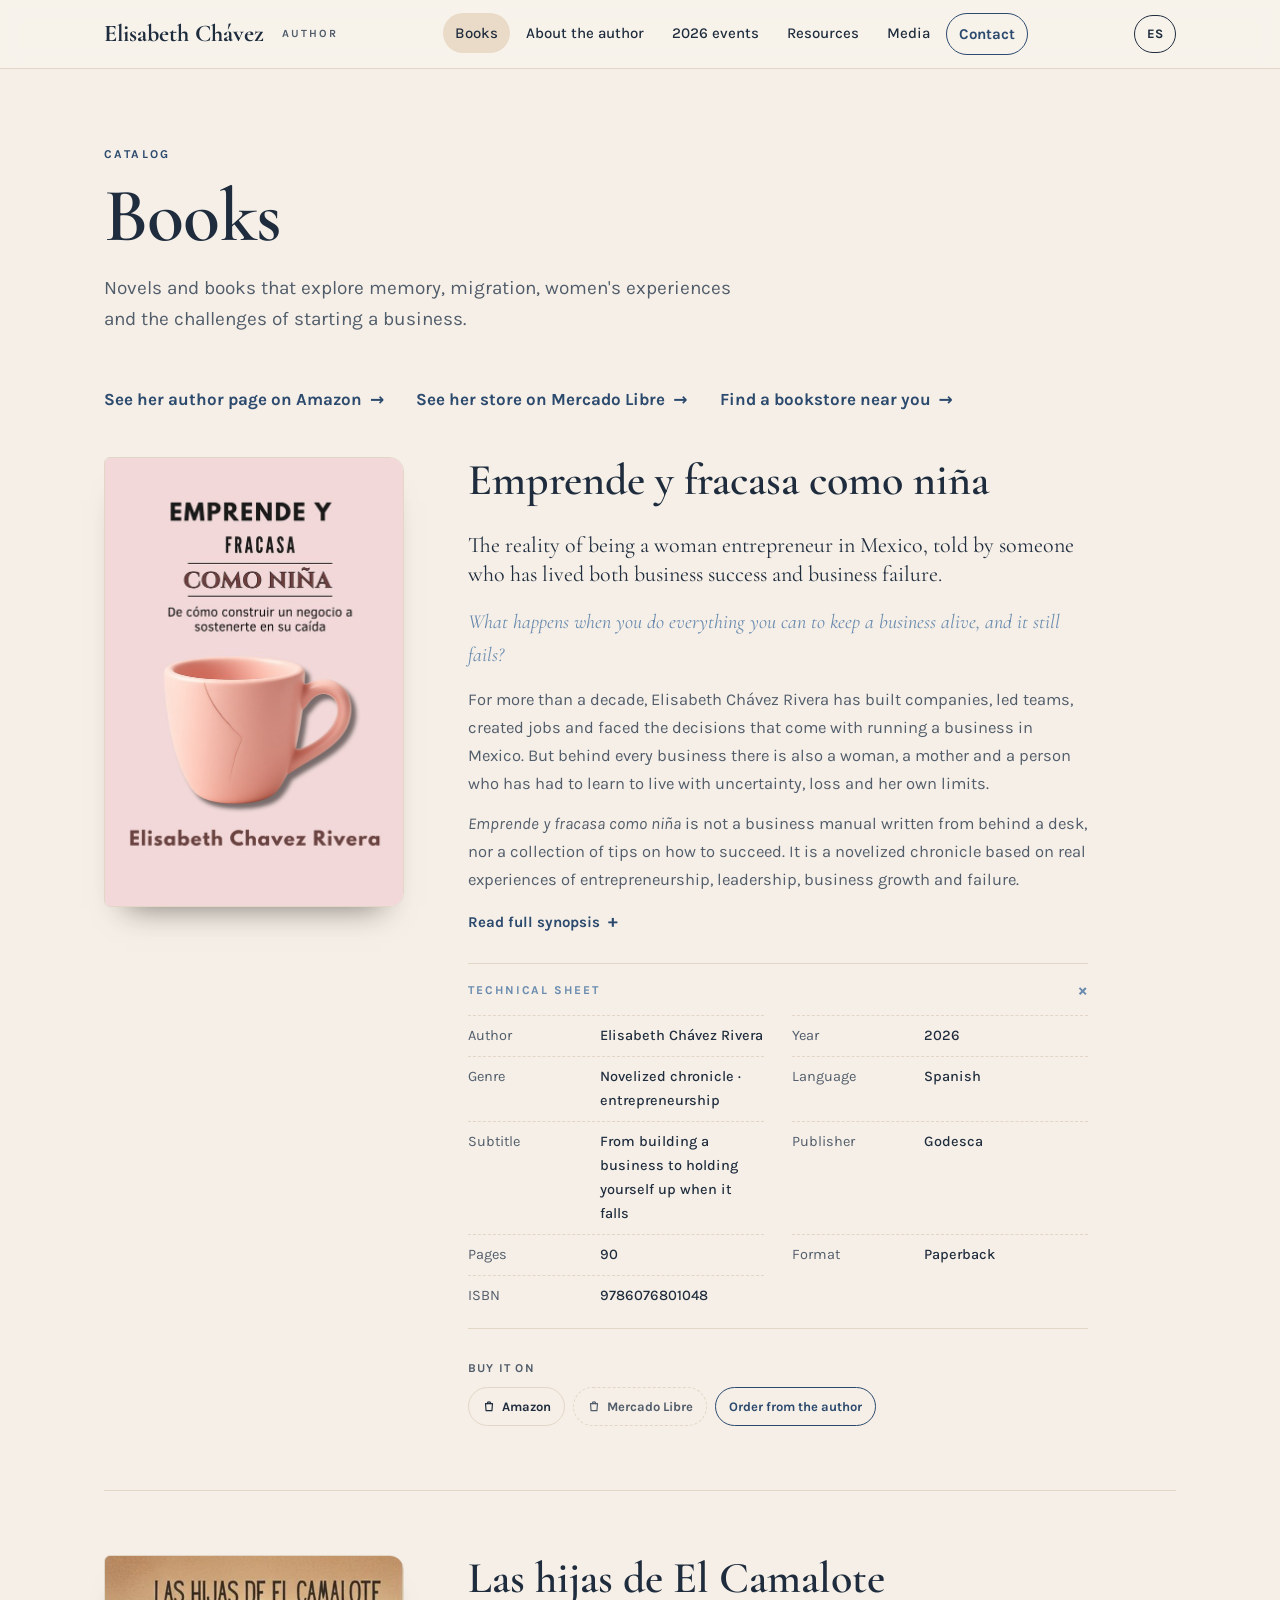
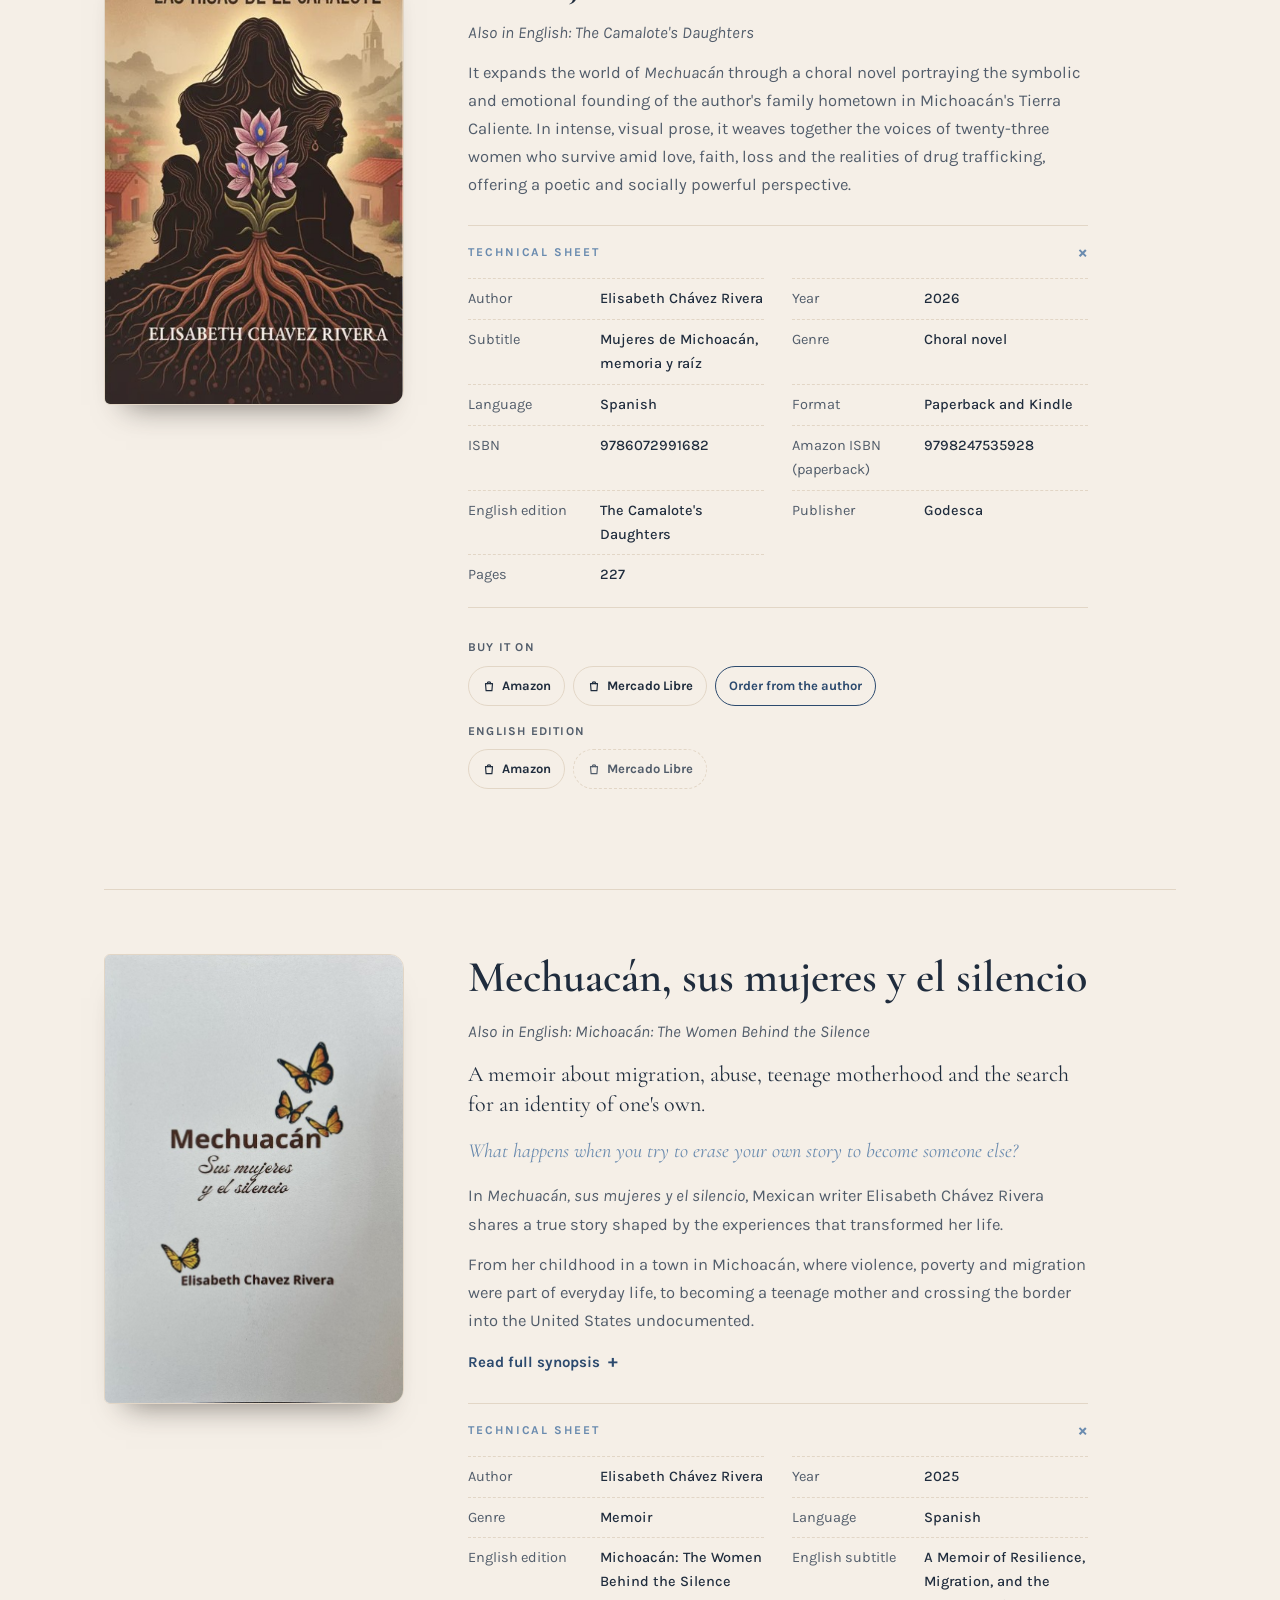
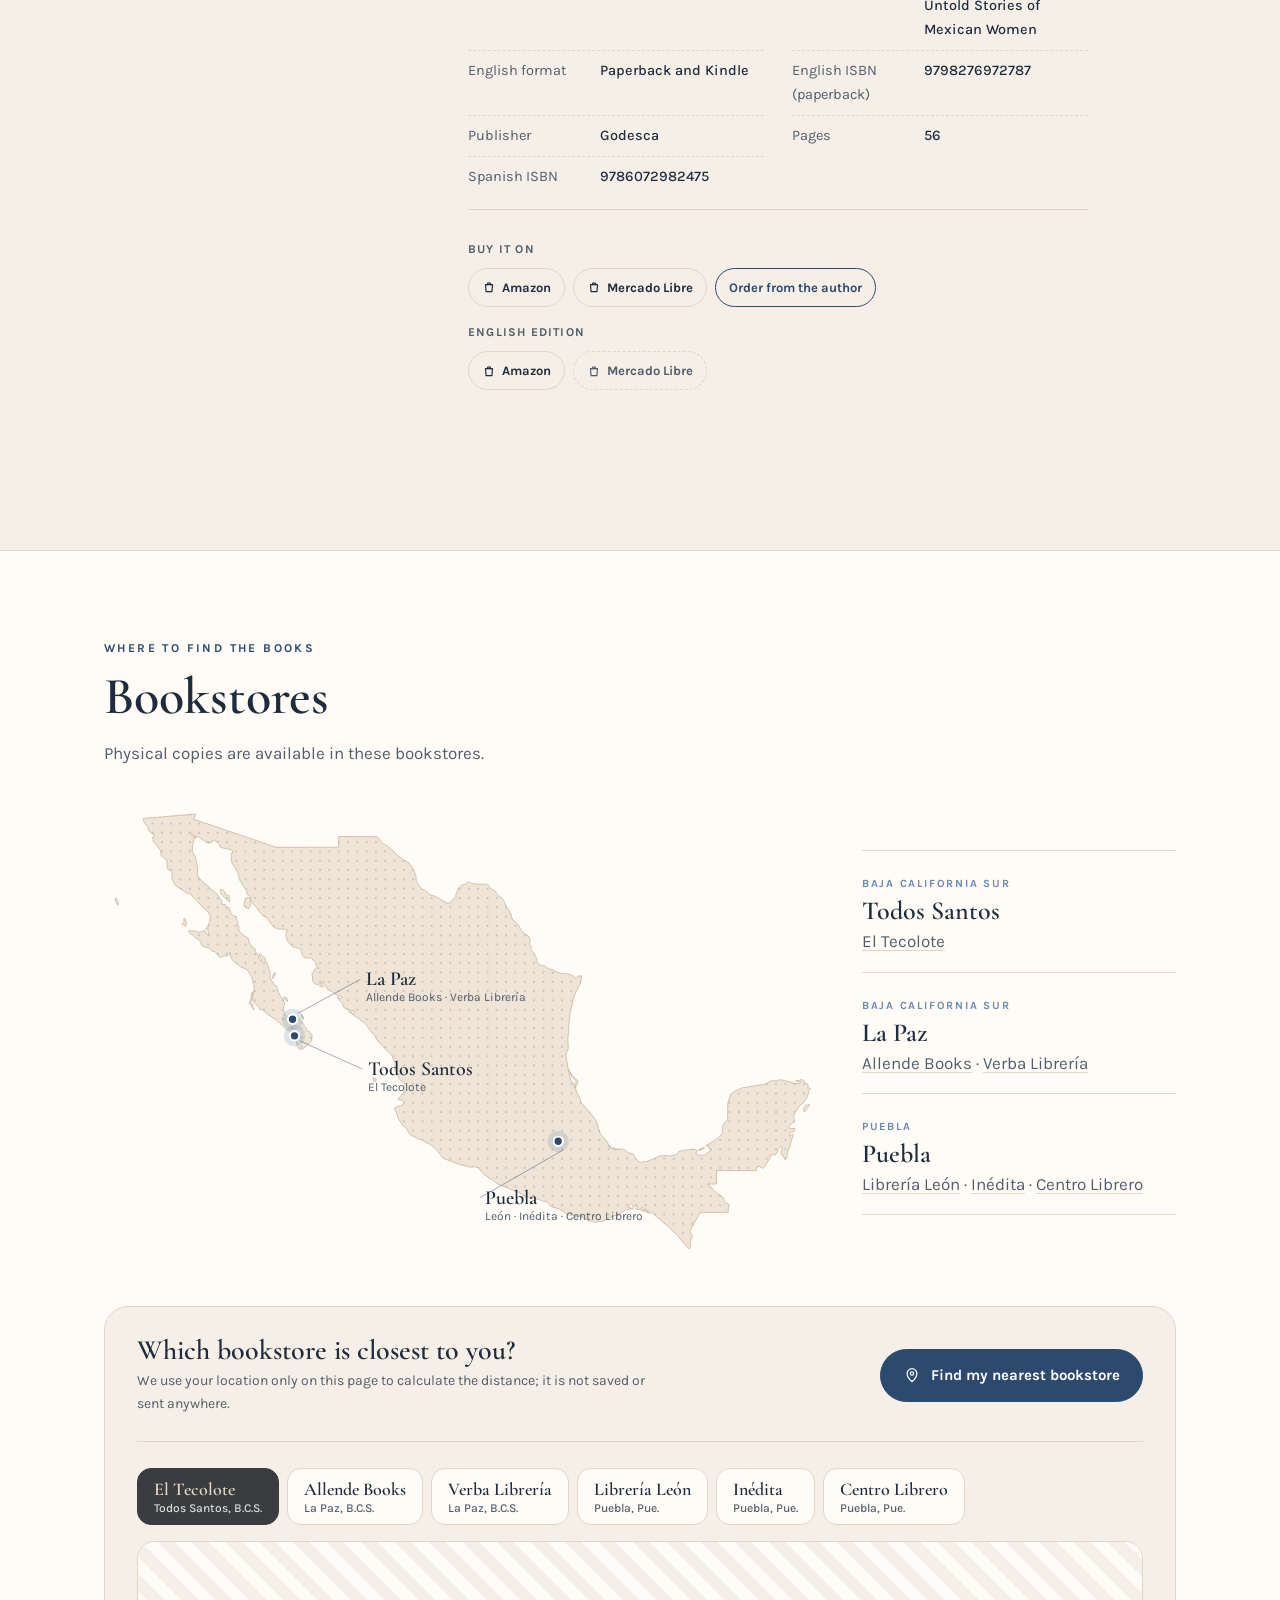
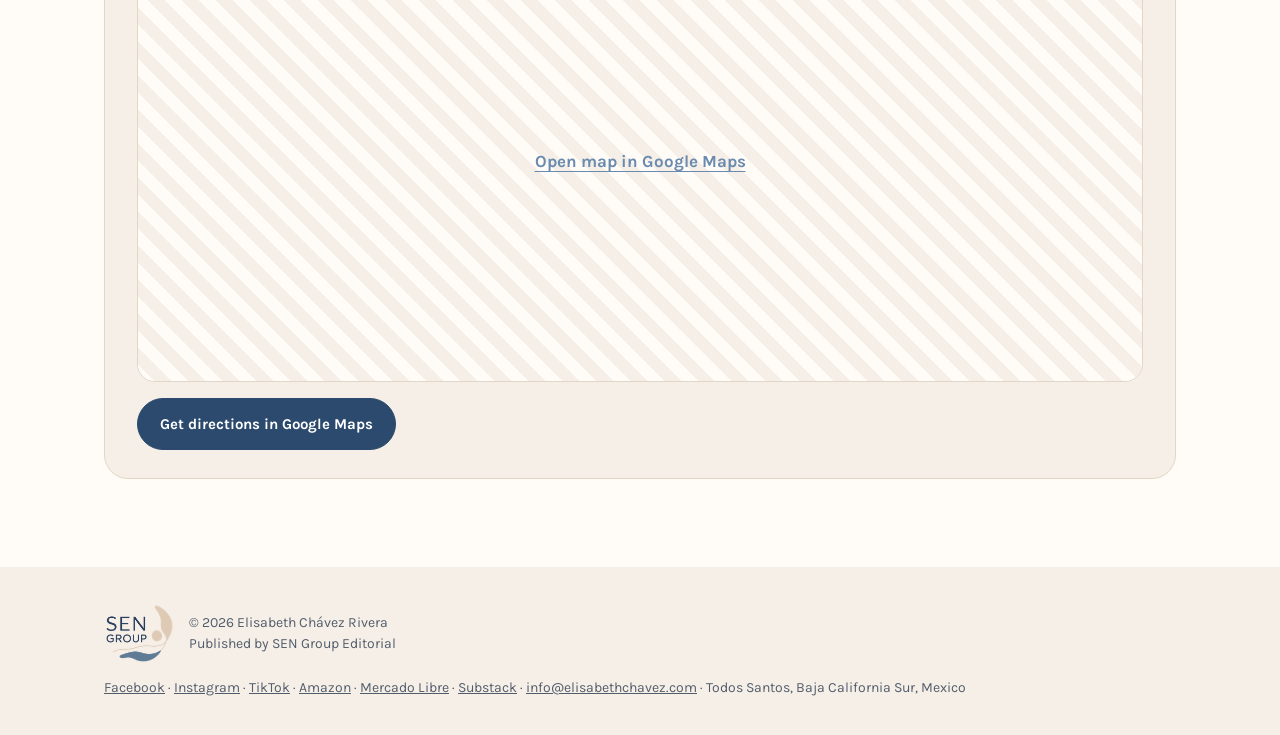
<file: public/libros.html>
<!doctype html>
<html lang="es" data-title-en="Books · Elisabeth Chávez Rivera">
<head>
<meta charset="utf-8">
<meta name="viewport" content="width=device-width, initial-scale=1">
<title>Libros · Elisabeth Chávez Rivera</title>
<meta name="description" content="Los libros de Elisabeth Chávez Rivera: Las hijas de El Camalote, Mechuacán, sus mujeres y el silencio y Emprende y fracasa como niña. Dónde comprarlos.">
<meta property="og:title" content="Libros · Elisabeth Chávez Rivera">
<meta property="og:description" content="Los libros de Elisabeth Chávez Rivera: Las hijas de El Camalote, Mechuacán, sus mujeres y el silencio y Emprende y fracasa como niña. Dónde comprarlos.">
<meta property="og:type" content="website">
<meta property="og:url" content="https://elisabethchavez.com/libros">
<meta property="og:image" content="https://elisabethchavez.com/img/elisabeth-retrato.jpg">
<link rel="canonical" href="https://elisabethchavez.com/libros">
<link rel="icon" href="data:image/svg+xml,%3Csvg xmlns='http://www.w3.org/2000/svg' viewBox='0 0 64 64'%3E%3Crect width='64' height='64' rx='14' fill='%233A3C40'/%3E%3Ctext x='32' y='44' font-family='Georgia,serif' font-size='32' fill='%23E8D8C4' text-anchor='middle'%3EEC%3C/text%3E%3C/svg%3E">
<link rel="preconnect" href="https://fonts.googleapis.com">
<link rel="preconnect" href="https://fonts.gstatic.com" crossorigin>
<link href="https://fonts.googleapis.com/css2?family=Cormorant+Garamond:ital,wght@0,500;0,600;0,700;1,500;1,600&family=Karla:wght@400;500;700&display=swap" rel="stylesheet">
<link rel="stylesheet" href="css/site.css">

</head>
<body class="">
<a class="skip" href="#main" data-en="Skip to content">Saltar al contenido</a>
<header class="top">
  <div class="wrap">
    <a class="brand" href="./">Elisabeth Chávez<small data-en="Author">Autora</small></a>
    <nav id="nav" aria-label="Menú principal"><ul><li><a href="libros.html" data-en="Books" aria-current="page">Libros</a></li><li><a href="autora.html" data-en="About the author">Sobre la autora</a></li><li><a href="agenda.html" data-en="2026 events">Agenda 2026</a></li><li><a href="recursos.html" data-en="Resources">Recursos</a></li><li><a href="prensa.html" data-en="Media">Media</a></li><li><a class="nav-cta" href="contacto.html" data-en="Contact">Contacto</a></li></ul></nav>
    <div style="display:flex;gap:8px;align-items:center">
      <button class="lang" id="lang" type="button" aria-label="Switch to English">EN</button>
      <button class="menu-btn" id="menu" type="button" aria-expanded="false" aria-controls="nav" data-en="Menu">Menú</button>
    </div>
  </div>
</header>
<main id="main">
<section class="page-head"><div class="wrap">
  <p class="eyebrow" data-en="Catalog">Catálogo</p>
  <h1 data-en="Books">Libros</h1>
  <p class="lede" data-en="Novels and books that explore memory, migration, women's experiences and the challenges of starting a business.">Novelas y libros que exploran la memoria, la migración, las experiencias de las mujeres y los desafíos de emprender.</p>
</div></section>
<section class="page-body" style="padding-top:24px"><div class="wrap">
<p class="author-store" style="display:flex;flex-wrap:wrap;gap:10px 32px"><a class="more" href="https://www.amazon.com.mx/stores/Elisabeth-Chavez-Rivera/author/B0FZCMRR3R" target="_blank" rel="noopener" data-en="See her author page on Amazon">Ver su perfil de autora en Amazon</a><a class="more" href="https://listado.mercadolibre.com.mx/_CustId_247005184" target="_blank" rel="noopener" data-en="See her store on Mercado Libre">Ver su tienda en Mercado Libre</a><a class="more" href="#librerias" data-en="Find a bookstore near you">Ubicar mi librería más cercana</a></p>
<div class="books rows">
      <article class="book" id="emprende">
        <div class="cover photo"><img src="img/emprende.jpg" alt="Portada de Emprende y fracasa como niña: de cómo construir un negocio a sostenerte en su caída" width="600" height="957" loading="lazy"></div>
        <h2 class="t">Emprende y fracasa como niña</h2>
        <p class="tagline" data-en="The reality of being a woman entrepreneur in Mexico, told by someone who has lived both business success and business failure.">La realidad de emprender siendo mujer en México, contada por alguien que ha vivido tanto el éxito como el fracaso empresarial.</p><p class="hook" data-en="What happens when you do everything you can to keep a business alive, and it still fails?">¿Qué pasa cuando haces todo lo posible por mantener un negocio y, aun así, fracasa?</p><p class="meta" data-en="For more than a decade, Elisabeth Chávez Rivera has built companies, led teams, created jobs and faced the decisions that come with running a business in Mexico. But behind every business there is also a woman, a mother and a person who has had to learn to live with uncertainty, loss and her own limits.">Durante más de una década, Elisabeth Chávez Rivera ha construido empresas, dirigido equipos, generado empleos y enfrentado las decisiones que implica emprender en México. Pero detrás de cada negocio también hay una mujer, una madre y una persona que ha tenido que aprender a convivir con la incertidumbre, las pérdidas y sus propias limitaciones.</p><p class="meta" data-en="&lt;em&gt;Emprende y fracasa como niña&lt;/em&gt; is not a business manual written from behind a desk, nor a collection of tips on how to succeed. It is a novelized chronicle based on real experiences of entrepreneurship, leadership, business growth and failure."><em>Emprende y fracasa como niña</em> no es un manual de negocios escrito desde un escritorio, ni una colección de consejos sobre cómo alcanzar el éxito. Es una crónica novelada basada en experiencias reales de emprendimiento, liderazgo, crecimiento empresarial y fracaso.</p><details class="syn-more"><summary data-en="Read full synopsis">Leer sinopsis completa</summary><div><p class="meta" data-en="Through her own journey, the author tells what it means to open a business, watch it grow, make mistakes, lose money, face its closing and, at the same time, try to keep standing the projects that still depend on her.">A través de su propia trayectoria, la autora cuenta lo que significa abrir un negocio, verlo crecer, equivocarse, perder dinero, enfrentar su cierre y, al mismo tiempo, intentar mantener en pie los proyectos que todavía dependen de ella.</p><p class="meta" data-en="She also addresses a reality that is rarely talked about: being a woman entrepreneur in Mexico while supporting a family, facing health problems, managing responsibilities and making decisions that affect other people&#x27;s lives.">También aborda una realidad de la que se habla poco: ser mujer emprendedora en México mientras se sostiene una familia, se enfrentan problemas de salud, se administran responsabilidades y se toman decisiones que afectan la vida de otras personas.</p><p class="meta" data-en="With the authority that comes from years of experience, and the vulnerability of owning her mistakes, Elisabeth shares a story that questions the traditional narratives about entrepreneurship and the idea that hard work always guarantees good results.">Con la autoridad que dan los años de experiencia, pero también con la vulnerabilidad de reconocer sus errores, Elisabeth comparte una historia que cuestiona los discursos tradicionales del emprendimiento y esa idea de que trabajar duro siempre garantiza buenos resultados.</p><p class="meta" data-en="This book does not promise to teach you how to become a millionaire or to turn every failure into an inspiring story. It talks about the real consequences of entrepreneurship, the decisions that did not turn out as expected and what happens when personal life and business fall apart at the same time.">Este libro no promete enseñarte a hacerte millonaria ni convertir cada fracaso en una historia inspiradora. Habla de las consecuencias reales de emprender, de las decisiones que no salieron como se esperaba y de lo que sucede cuando la vida personal y los negocios se derrumban al mismo tiempo.</p><p class="meta" data-en="A story about women&#x27;s entrepreneurship, business leadership, motherhood and failure in Mexico, written from experience, with knowledge, heart and no made-up formulas.">Una historia sobre emprendimiento femenino, liderazgo empresarial, maternidad y fracaso en México, escrita desde la experiencia, con conocimiento, corazón y sin fórmulas inventadas.</p></div></details>
        <details class="ficha" open><summary data-en="Technical sheet">Ficha técnica</summary><dl><div><dt data-en="Author">Autora</dt><dd>Elisabeth Chávez Rivera</dd></div><div><dt data-en="Year">Año</dt><dd>2026</dd></div><div><dt data-en="Genre">Género</dt><dd data-en="Novelized chronicle · entrepreneurship">Crónica novelada · emprendimiento</dd></div><div><dt data-en="Language">Idioma</dt><dd data-en="Spanish">Español</dd></div><div><dt data-en="Subtitle">Subtítulo</dt><dd data-en="From building a business to holding yourself up when it falls">De cómo construir un negocio a sostenerte en su caída</dd></div><div><dt data-en="Publisher">Editorial</dt><dd>Godesca</dd></div><div><dt data-en="Pages">Páginas</dt><dd>90</dd></div><div><dt data-en="Format">Formato</dt><dd data-en="Paperback">Pasta blanda</dd></div><div><dt data-en="ISBN">ISBN</dt><dd>9786076801048</dd></div></dl></details>
        <div class="actions" data-title="Emprende y fracasa como niña" data-buy="emprende"><a class="main" href="contacto.html?libro=Emprende%20y%20fracasa%20como%20niña" data-en="Order from the author">Pedir a la autora</a></div>
      </article>
      <article class="book" id="camalote">
        <div class="cover photo"><img src="img/camalote.jpg" alt="Portada de Las hijas de El Camalote" width="400" height="609" loading="lazy"></div>
        <h2 class="t">Las hijas de El Camalote</h2>
        <p class="meta" style="margin-top:-8px"><em data-en="Also in English: The Camalote's Daughters">También en inglés: The Camalote's Daughters</em></p>
        <p class="meta" data-en="It expands the world of <em>Mechuacán</em> through a choral novel portraying the symbolic and emotional founding of the author's family hometown in Michoacán's Tierra Caliente. In intense, visual prose, it weaves together the voices of twenty-three women who survive amid love, faith, loss and the realities of drug trafficking, offering a poetic and socially powerful perspective.">Expande el universo de <em>Mechuacán</em> mediante una novela coral que retrata la fundación simbólica y emocional del pueblo de origen de la familia de la autora, en la Tierra Caliente de Michoacán. Con una prosa intensa y visual, entrelaza las voces de veintitrés mujeres que sobreviven entre el amor, la fe, la pérdida y las realidades del narcotráfico, ofreciendo una perspectiva poética y socialmente poderosa.</p>
        <details class="ficha" open><summary data-en="Technical sheet">Ficha técnica</summary><dl><div><dt data-en="Author">Autora</dt><dd>Elisabeth Chávez Rivera</dd></div><div><dt data-en="Year">Año</dt><dd>2026</dd></div><div><dt data-en="Subtitle">Subtítulo</dt><dd>Mujeres de Michoacán, memoria y raíz</dd></div><div><dt data-en="Genre">Género</dt><dd data-en="Choral novel">Novela coral</dd></div><div><dt data-en="Language">Idioma</dt><dd data-en="Spanish">Español</dd></div><div><dt data-en="Format">Formato</dt><dd data-en="Paperback and Kindle">Tapa blanda y Kindle</dd></div><div><dt data-en="ISBN">ISBN</dt><dd>9786072991682</dd></div><div><dt data-en="Amazon ISBN (paperback)">ISBN Amazon (tapa blanda)</dt><dd>9798247535928</dd></div><div><dt data-en="English edition">Edición en inglés</dt><dd>The Camalote's Daughters</dd></div><div><dt data-en="Publisher">Editorial</dt><dd>Godesca</dd></div><div><dt data-en="Pages">Páginas</dt><dd>227</dd></div></dl></details>
        <div class="actions" data-title="Las hijas de El Camalote" data-buy="camalote-es"><a class="main" href="contacto.html?libro=Las%20hijas%20de%20El%20Camalote" data-en="Order from the author">Pedir a la autora</a></div>
      </article>
      <article class="book" id="mechuacan">
        <div class="cover photo"><img src="img/mechuacan.jpg" alt="Portada de Mechuacán, sus mujeres y el silencio" width="600" height="900" loading="lazy"></div>
        <h2 class="t">Mechuacán, sus mujeres y el silencio</h2>
        <p class="meta" style="margin-top:-8px"><em data-en="Also in English: Michoacán: The Women Behind the Silence">También en inglés: Michoacán: The Women Behind the Silence</em></p>
        <p class="tagline" data-en="A memoir about migration, abuse, teenage motherhood and the search for an identity of one&#x27;s own.">Una autobiografía sobre migración, abuso, maternidad adolescente y la búsqueda de una identidad propia.</p><p class="hook" data-en="What happens when you try to erase your own story to become someone else?">¿Qué sucede cuando intentas borrar tu propia historia para convertirte en alguien diferente?</p><p class="meta" data-en="In &lt;em&gt;Mechuacán, sus mujeres y el silencio&lt;/em&gt;, Mexican writer Elisabeth Chávez Rivera shares a true story shaped by the experiences that transformed her life.">En <em>Mechuacán, sus mujeres y el silencio</em>, la escritora mexicana Elisabeth Chávez Rivera comparte una historia real marcada por las experiencias que transformaron su vida.</p><p class="meta" data-en="From her childhood in a town in Michoacán, where violence, poverty and migration were part of everyday life, to becoming a teenage mother and crossing the border into the United States undocumented.">Desde su infancia en un pueblo de Michoacán, donde la violencia, la pobreza y la migración eran parte de la realidad cotidiana, hasta convertirse en madre adolescente y cruzar indocumentada la frontera hacia Estados Unidos.</p><details class="syn-more"><summary data-en="Read full synopsis">Leer sinopsis completa</summary><div><p class="meta" data-en="Through her memories, the author addresses difficult experiences, such as having been a victim of grooming, family relationships, mental health and her attempts to leave behind a past that remained part of her identity.">A través de sus recuerdos, la autora aborda experiencias difíciles, como haber sido víctima de grooming, las relaciones familiares, la salud mental y los intentos de dejar atrás un pasado que continuaba formando parte de su identidad.</p><p class="meta" data-en="This book does not aim to offer easy answers or a perfect story of overcoming. It is the account of a woman trying to understand her decisions, her circumstances and the experiences that led her to want to unwrite herself from her own life.">Este libro no pretende ofrecer respuestas fáciles ni presentar una historia perfecta de superación. Es el relato de una mujer que intenta comprender sus decisiones, sus circunstancias y las experiencias que la llevaron a querer desescribirse de su propia vida.</p><p class="meta" data-en="A Mexican autobiographical story about growing up, migrating, surviving and learning to look at the past without hiding it.">Una historia autobiográfica mexicana sobre crecer, migrar, sobrevivir y aprender a mirar el pasado sin ocultarlo.</p></div></details>
        <details class="ficha" open><summary data-en="Technical sheet">Ficha técnica</summary><dl><div><dt data-en="Author">Autora</dt><dd>Elisabeth Chávez Rivera</dd></div><div><dt data-en="Year">Año</dt><dd>2025</dd></div><div><dt data-en="Genre">Género</dt><dd data-en="Memoir">Autobiografía</dd></div><div><dt data-en="Language">Idioma</dt><dd data-en="Spanish">Español</dd></div><div><dt data-en="English edition">Edición en inglés</dt><dd>Michoacán: The Women Behind the Silence</dd></div><div><dt data-en="English subtitle">Subtítulo en inglés</dt><dd>A Memoir of Resilience, Migration, and the Untold Stories of Mexican Women</dd></div><div><dt data-en="English format">Formato en inglés</dt><dd data-en="Paperback and Kindle">Tapa blanda y Kindle</dd></div><div><dt data-en="English ISBN (paperback)">ISBN en inglés (tapa blanda)</dt><dd>9798276972787</dd></div><div><dt data-en="Publisher">Editorial</dt><dd>Godesca</dd></div><div><dt data-en="Pages">Páginas</dt><dd>56</dd></div><div><dt data-en="Spanish ISBN">ISBN en español</dt><dd>9786072982475</dd></div></dl></details>
        <div class="actions" data-title="Mechuacán, sus mujeres y el silencio" data-buy="mechuacan"><a class="main" href="contacto.html?libro=Mechuacán,%20sus%20mujeres%20y%20el%20silencio" data-en="Order from the author">Pedir a la autora</a></div>
      </article>
    </div>
  
</div></section>
<section class="stores-band" id="librerias"><div class="wrap"><p class="eyebrow" data-en="Where to find the books">Dónde encontrar los libros</p>
<h2 data-en="Bookstores">Librerías</h2>
<p class="lede" data-en="Physical copies are available in these bookstores.">Los ejemplares físicos se encuentran en estas librerías.</p>
<div class="map-wrap"><svg class="mx-map" viewBox="-10 -10 1080 690" role="img" aria-label="Mapa de México con las librerías donde se encuentran los libros: Todos Santos y La Paz (dos librerías) en Baja California Sur, y Puebla (tres librerías)"><defs><pattern id="dots" width="14" height="14" patternUnits="userSpaceOnUse"><circle cx="7" cy="7" r="1.6" fill="#6A8BAF" opacity=".35"/></pattern></defs><path d="M48.6 13.2L58.0 12.4L67.5 11.7L76.9 10.9L86.4 10.1L95.8 9.3L105.3 8.6L114.7 7.8L124.2 7.0L127.9 6.6L125.9 12.1L124.3 14.1L139.9 19.4L155.6 24.8L171.2 30.1L186.9 35.4L202.6 40.7L218.2 46.1L233.9 51.4L249.5 56.7L261.2 56.7L272.9 56.7L284.5 56.7L296.2 56.6L307.9 56.6L319.5 56.6L331.2 56.6L342.9 56.5L342.9 52.5L342.9 48.4L342.9 44.4L343.0 40.3L350.2 40.4L357.5 40.4L364.7 40.5L372.0 40.5L379.2 40.5L386.5 40.6L393.8 40.6L401.0 40.7L404.5 44.0L407.5 48.8L411.1 52.2L415.2 54.1L422.2 59.7L432.0 69.1L439.9 75.3L445.8 78.5L449.7 81.1L451.7 83.4L454.4 88.3L459.5 99.6L459.5 104.7L461.5 109.6L465.4 116.0L468.8 119.7L471.7 120.9L474.9 123.1L478.4 126.5L482.3 128.8L486.9 129.9L493.1 133.0L501.1 137.9L506.5 140.4L509.5 140.5L512.0 138.9L514.3 135.6L516.4 133.5L518.6 132.6L519.5 131.1L519.1 129.0L520.5 124.4L523.8 117.2L527.7 113.3L532.3 112.7L535.3 111.4L536.7 109.3L539.2 109.0L542.7 110.7L548.3 111.8L556.2 112.2L560.9 112.1L562.3 111.3L563.1 112.2L564.2 112.6L566.5 112.4L568.5 113.7L571.0 117.6L579.8 123.8L580.5 126.0L583.6 129.1L589.2 133.8L592.3 137.9L593.1 141.4L595.9 146.8L600.9 154.3L603.1 158.3L602.6 158.9L603.0 161.0L604.3 164.6L606.8 167.7L610.4 170.2L614.0 174.7L617.7 181.2L622.2 186.1L627.4 189.5L630.4 192.7L631.1 195.6L631.0 198.1L630.2 200.1L630.6 202.1L632.1 204.0L632.5 206.3L632.0 209.5L632.0 210.4L632.4 211.1L637.1 216.6L639.5 221.0L641.4 228.0L643.5 232.3L646.6 234.0L651.3 234.7L654.8 236.1L657.3 238.4L660.3 239.8L664.1 240.3L667.6 241.8L671.0 244.4L677.4 246.1L686.6 246.9L693.7 249.0L698.6 252.3L700.7 253.0L701.6 252.5L701.9 251.6L703.8 250.5L708.3 249.8L707.7 257.2L705.7 263.3L699.1 276.0L696.4 283.9L691.1 306.4L689.4 321.1L689.1 328.0L688.6 329.0L689.1 330.0L687.8 345.4L688.5 358.5L688.1 360.5L686.1 364.5L684.8 369.9L685.3 372.3L685.3 374.0L687.3 382.3L687.9 388.6L693.8 399.3L697.1 403.0L701.2 406.3L702.7 408.1L702.0 412.6L700.3 414.9L699.6 418.6L698.8 415.6L699.1 411.6L700.4 409.5L700.4 408.0L698.0 406.4L693.6 401.0L688.2 391.4L692.1 406.7L693.4 409.1L694.4 410.1L696.1 411.2L696.6 412.8L696.6 414.1L701.3 424.7L706.7 435.6L707.0 438.6L709.1 442.3L722.7 457.6L731.1 469.1L734.0 480.0L735.7 483.4L736.6 488.0L742.0 493.2L743.7 496.6L746.6 498.5L749.0 504.1L753.4 507.4L752.4 507.5L748.5 505.8L748.7 506.9L752.0 509.2L758.4 511.5L760.0 511.5L757.5 510.3L755.4 508.7L756.1 508.5L760.6 510.5L773.1 511.2L778.6 515.9L785.8 517.9L789.6 523.9L794.1 530.1L797.0 530.4L799.2 530.4L805.9 529.4L816.3 525.4L819.9 523.5L826.9 520.9L837.6 520.4L841.0 521.2L849.0 519.5L852.8 517.5L854.1 515.7L854.7 514.4L862.2 512.5L863.6 512.1L871.1 511.7L874.8 511.0L879.0 510.6L882.1 513.4L882.1 514.8L880.1 516.1L881.0 517.4L884.7 519.5L891.4 520.3L893.6 520.0L896.6 516.9L902.1 513.9L902.0 510.5L901.0 508.6L899.4 508.4L899.0 507.4L900.2 504.8L899.9 504.0L896.5 506.4L896.1 505.3L896.8 504.4L906.7 499.0L909.2 496.9L912.7 494.9L919.8 487.7L921.3 474.1L922.7 471.7L927.5 467.6L928.0 466.3L928.3 463.5L928.1 456.3L928.4 450.7L928.2 444.4L929.1 438.7L929.8 437.1L932.5 428.1L938.2 424.0L947.9 419.3L950.2 418.5L981.2 413.5L985.6 412.3L990.9 409.0L994.8 407.9L1001.9 408.0L1004.1 407.6L1004.6 407.1L1005.9 406.2L1010.0 406.7L1017.7 408.6L1020.5 409.1L1027.4 411.4L1035.0 412.3L1036.1 411.9L1037.1 411.2L1037.8 409.9L1037.0 408.7L1036.3 408.8L1035.0 409.4L1033.5 409.5L1030.5 408.5L1031.1 407.7L1034.1 407.8L1036.1 407.4L1039.0 406.0L1042.1 407.1L1046.2 411.7L1049.1 413.2L1049.3 420.0L1049.7 421.2L1050.8 423.0L1049.3 428.2L1047.7 432.5L1045.7 436.1L1041.3 441.7L1035.9 446.1L1029.3 456.1L1027.8 460.7L1027.9 464.5L1029.0 468.1L1028.7 469.4L1027.9 470.7L1026.5 470.6L1023.9 472.3L1020.5 477.5L1020.5 479.0L1021.9 480.5L1023.9 479.8L1026.4 479.7L1027.8 479.3L1029.2 479.4L1028.9 482.3L1027.3 484.4L1026.3 485.1L1024.5 485.4L1022.5 486.6L1021.5 487.7L1021.6 491.1L1022.7 491.4L1025.1 488.8L1026.4 489.0L1026.7 490.0L1023.7 498.7L1021.7 507.7L1019.0 512.8L1018.1 520.3L1016.7 523.5L1015.1 526.7L1014.1 526.5L1011.6 520.5L1008.9 519.0L1008.4 517.5L1009.9 510.2L1009.2 506.2L1007.8 506.4L1006.0 508.6L1003.7 510.5L1003.8 513.3L1001.1 517.9L1000.5 519.4L997.9 519.0L995.0 519.2L993.0 520.3L990.9 525.9L985.7 533.8L983.6 537.6L981.9 539.0L980.6 539.5L979.1 538.6L975.6 536.4L972.8 537.5L971.9 539.9L971.9 543.1L965.0 543.1L953.2 543.0L938.1 543.0L923.7 543.0L911.5 543.0L911.5 550.1L911.5 556.3L911.4 563.3L904.7 563.3L897.7 563.2L898.2 563.9L900.7 565.2L903.8 568.4L907.5 573.3L912.0 577.2L917.3 580.1L920.7 582.9L922.4 585.7L923.3 588.1L923.3 590.0L925.2 591.6L928.7 592.6L930.4 594.3L930.4 595.8L929.3 599.0L929.0 602.6L929.4 605.8L927.0 605.8L921.0 605.8L911.9 605.9L903.5 605.9L896.9 605.9L886.9 605.9L884.1 610.8L879.6 619.1L875.5 626.6L872.0 632.8L871.4 634.5L871.4 635.8L875.7 641.7L874.9 643.4L873.4 644.3L872.9 645.7L873.0 648.0L872.0 650.9L872.4 653.0L872.9 655.5L872.0 657.7L871.3 659.8L870.4 660.8L869.4 660.0L860.6 650.2L851.5 639.4L847.9 635.9L844.4 633.2L839.7 628.3L827.3 617.4L820.9 612.4L814.9 606.5L809.5 603.2L804.2 601.0L801.9 599.8L799.8 598.1L798.6 598.1L798.1 600.3L799.9 601.4L802.2 602.3L803.9 602.4L805.8 603.2L811.2 606.2L812.1 607.7L796.6 601.7L790.3 601.1L789.6 600.2L792.8 597.0L791.8 595.9L790.7 595.7L787.3 597.9L786.0 598.1L785.8 596.6L786.0 595.3L783.8 593.3L782.4 593.4L781.3 594.8L778.4 597.4L778.4 598.4L784.2 599.5L786.2 600.2L785.8 600.9L780.8 600.8L774.7 602.0L763.8 609.3L753.7 612.4L739.1 619.4L732.6 619.8L729.3 620.9L719.4 618.2L707.0 611.7L688.2 609.6L675.5 601.0L662.9 597.4L654.9 589.1L650.1 588.8L647.0 587.5L635.6 584.5L624.3 582.5L613.3 575.3L606.0 573.0L599.8 570.1L586.1 565.2L581.0 562.5L576.2 558.2L568.3 553.9L565.0 550.2L561.2 548.9L555.9 542.1L553.1 539.2L550.7 537.8L548.2 537.4L540.9 537.9L530.0 534.9L524.9 534.1L514.4 529.7L500.4 524.7L495.9 519.0L491.9 513.6L484.9 506.6L480.5 503.6L472.9 500.0L468.6 497.1L462.1 494.9L451.0 489.3L447.5 484.4L445.4 480.2L439.5 475.0L433.1 465.3L431.4 461.7L430.2 456.2L428.7 453.0L426.9 450.5L427.8 448.7L431.1 446.5L436.5 446.0L440.4 443.6L440.9 441.6L440.7 440.3L438.2 437.3L435.1 436.5L432.7 436.4L432.1 435.3L433.9 434.0L436.0 431.1L439.0 427.4L441.2 424.1L441.6 419.4L441.3 414.7L442.1 410.7L434.7 406.1L433.9 404.2L431.6 398.9L427.6 392.8L427.7 380.6L422.9 369.8L417.8 364.4L415.3 362.6L408.2 354.2L402.7 349.4L397.3 340.2L391.9 334.4L385.1 324.7L380.2 319.8L357.7 303.4L359.0 303.4L365.6 307.4L366.7 307.1L366.8 305.1L366.1 302.8L364.8 302.2L363.1 302.8L360.7 302.3L359.5 301.5L356.0 301.0L351.6 298.3L349.7 295.4L349.5 292.2L343.1 285.3L340.7 281.5L341.9 281.7L343.6 283.3L345.3 283.7L347.3 283.7L348.8 283.1L348.3 282.0L346.9 281.0L337.6 277.4L334.6 274.9L327.0 270.6L325.2 269.1L324.0 265.0L322.1 264.8L320.5 266.0L316.0 267.1L314.8 265.8L314.7 264.5L317.8 263.2L320.7 259.3L320.7 258.0L319.1 259.5L316.7 261.3L314.2 262.3L310.4 263.1L308.6 262.5L306.9 261.6L304.2 258.2L302.9 247.2L305.2 243.4L308.0 239.6L310.3 237.4L311.7 239.1L313.1 239.3L312.1 237.4L309.8 235.6L309.0 233.8L308.9 232.2L307.8 229.2L301.0 222.8L294.6 223.3L292.0 223.1L289.6 220.7L287.5 216.6L286.5 213.2L286.4 211.4L285.8 209.5L274.8 206.6L271.5 204.0L268.1 200.8L266.8 198.2L265.4 196.2L264.4 192.8L263.6 188.9L264.8 183.8L266.4 181.3L258.9 179.5L255.9 179.4L253.5 180.4L251.4 179.1L246.9 177.6L241.6 172.3L235.3 162.6L228.5 159.5L226.2 156.1L223.4 153.1L221.0 149.3L220.6 147.7L219.8 146.8L216.4 144.1L212.6 139.7L211.6 136.2L210.5 130.7L207.9 128.8L205.4 127.9L204.9 125.3L205.1 123.8L204.2 121.1L199.0 114.5L196.3 109.1L194.9 107.4L193.5 104.9L192.8 99.9L190.7 93.6L186.5 86.0L183.0 81.0L181.2 75.8L182.0 70.6L181.4 67.4L181.0 66.7L181.3 65.6L182.5 66.2L183.5 65.3L183.3 61.9L182.1 60.9L178.7 59.9L177.2 59.2L169.0 57.8L164.3 55.9L164.0 51.6L161.8 49.6L159.8 48.3L153.6 45.7L152.6 47.1L151.8 49.5L149.2 50.0L146.9 50.1L143.1 48.4L133.8 42.0L131.8 41.0L128.8 40.4L127.4 39.4L121.0 36.0L122.3 37.8L124.1 39.7L125.8 45.1L123.9 49.0L122.8 62.8L124.0 65.5L126.7 69.9L128.6 76.9L129.2 82.0L131.0 86.2L130.4 95.8L131.1 98.8L133.7 103.6L138.5 108.1L139.6 110.5L145.9 114.0L149.8 118.5L157.5 124.6L159.9 127.2L166.9 136.7L167.1 139.6L168.4 143.0L172.3 142.3L174.0 145.0L173.8 146.2L174.3 147.1L176.3 146.9L178.1 147.6L181.8 158.0L183.8 159.4L186.3 160.0L189.1 161.1L189.3 163.8L189.2 165.9L191.6 168.9L191.2 173.1L193.2 176.6L192.9 180.0L193.7 182.7L199.6 188.7L207.0 193.6L208.6 199.9L211.6 205.7L214.7 207.1L217.8 209.6L217.4 212.1L217.6 213.6L221.8 218.2L222.4 224.0L226.0 227.8L227.0 228.1L227.8 227.5L225.2 223.7L223.9 221.2L223.8 217.3L224.7 216.7L232.1 222.9L232.9 227.5L235.4 230.2L235.6 233.7L237.1 235.8L237.6 238.9L239.9 243.9L240.0 250.9L241.3 256.0L246.0 263.8L249.8 265.4L250.5 269.3L254.4 279.2L259.0 284.6L261.2 289.2L261.6 292.0L259.9 296.2L259.7 299.2L262.2 308.1L265.9 312.7L270.0 313.8L270.7 314.5L270.4 315.7L271.8 316.8L273.4 315.4L274.1 313.4L273.3 311.1L273.2 309.4L273.9 308.2L275.2 308.0L283.2 314.1L284.5 316.5L287.4 319.2L290.2 322.6L291.3 325.3L293.5 327.5L294.6 332.6L300.1 334.9L303.0 339.1L303.2 341.8L301.8 348.7L300.6 350.6L296.1 353.6L292.9 357.1L289.8 359.2L286.4 360.5L283.7 360.2L281.1 356.2L278.0 344.1L275.9 341.6L274.4 337.8L271.9 334.6L263.1 329.9L258.7 324.8L254.4 321.5L249.7 316.6L237.1 308.6L231.8 304.5L228.4 300.4L226.1 300.5L224.4 300.9L223.8 299.8L223.7 297.7L222.9 296.3L215.5 290.2L214.0 286.8L213.7 282.8L215.3 272.7L216.1 266.8L215.6 263.8L214.8 263.4L214.1 261.7L213.9 256.8L212.2 251.5L205.4 240.7L200.5 238.6L196.2 237.0L184.2 227.4L180.9 222.6L180.2 219.9L179.7 214.3L178.1 217.5L175.9 219.9L170.8 219.8L165.1 222.4L161.7 219.9L159.9 217.0L157.1 213.6L154.0 212.9L152.0 212.8L148.2 208.6L145.2 207.2L140.9 206.7L137.2 204.5L136.0 202.2L135.4 198.9L134.0 196.9L128.2 193.0L123.5 188.7L119.1 185.9L117.8 183.6L117.6 182.1L124.7 182.5L133.0 184.2L137.1 183.7L139.6 182.1L141.9 181.0L142.3 182.2L141.9 184.5L144.2 186.5L147.3 188.2L149.6 188.1L147.4 186.2L146.1 182.5L146.7 181.2L146.6 179.3L143.5 179.7L143.1 178.8L145.7 175.9L148.8 168.4L150.3 161.1L147.1 154.6L141.7 150.1L129.9 137.0L122.9 130.3L120.9 127.7L119.1 126.6L113.4 125.0L108.6 121.3L100.2 115.9L96.6 113.2L94.1 106.7L92.2 105.8L92.8 101.4L91.9 93.5L90.5 91.4L86.0 89.5L84.9 84.1L84.7 79.0L83.8 75.5L76.1 69.5L75.6 66.6L75.6 63.8L74.8 61.1L70.7 55.4L65.7 50.4L64.0 48.1L63.8 43.2L62.0 42.0L62.7 41.6L64.3 41.7L65.2 41.1L65.3 37.8L57.8 32.5L55.7 25.3L51.7 21.4L50.7 20.0L48.6 13.2ZM1045.2 453.5L1043.5 454.6L1042.6 450.6L1044.0 446.8L1045.6 444.5L1048.9 444.3L1051.1 443.6L1051.3 444.5L1049.6 447.5L1045.2 453.5ZM399.4 406.4L398.4 409.4L395.9 408.2L395.0 406.3L394.9 403.3L396.3 402.8L398.3 404.1L398.7 404.9L399.4 406.4ZM265.2 284.3L266.1 288.3L264.4 287.7L262.2 285.5L260.7 282.7L260.8 281.5L264.3 282.9L265.2 284.3ZM179.7 138.5L179.5 139.1L176.1 136.9L168.5 129.3L165.7 125.5L165.3 123.7L165.5 119.8L168.1 120.2L171.1 122.9L172.5 125.4L172.5 128.2L178.2 129.5L179.0 135.7L179.7 138.5ZM113.2 173.9L112.8 175.1L107.2 172.7L110.3 168.5L109.8 164.1L111.1 163.1L112.3 164.6L113.9 170.2L113.2 173.9ZM211.2 140.2L208.7 148.7L206.2 148.6L200.9 145.9L200.4 144.2L202.4 134.4L203.9 133.1L208.5 131.7L209.2 133.0L209.7 135.9L211.2 140.2ZM11.8 142.5L10.4 143.9L6.6 136.4L6.6 134.5L7.7 133.6L9.5 133.8L9.5 135.7L11.0 137.3L11.6 138.8L11.8 142.5ZM1052.7 419.8L1053.3 421.5L1052.0 420.0L1051.4 418.4L1052.3 418.9L1052.7 419.8ZM888.6 512.0L884.9 512.8L884.2 512.1L891.7 508.4L893.0 508.5L893.5 509.0L889.6 510.8L888.6 512.0ZM290.4 315.0L289.6 315.1L288.0 313.2L287.2 308.5L287.5 308.0L290.7 313.8L290.4 315.0ZM128.9 43.0L127.9 43.2L125.8 41.5L126.0 40.0L128.5 41.2L129.2 42.3L128.9 43.0ZM247.6 247.7L248.0 249.0L246.4 248.4L244.2 253.8L243.5 254.3L244.9 246.9L246.3 245.9L247.9 245.7L247.6 247.7ZM216.0 300.8L215.3 301.2L212.5 297.0L212.1 294.1L210.9 292.9L208.1 292.0L210.6 286.2L212.6 274.1L213.5 276.3L211.3 288.5L211.5 290.1L212.5 291.6L213.6 294.1L213.7 296.9L215.7 299.4L216.0 300.8Z" class="land"/><path d="M48.6 13.2L58.0 12.4L67.5 11.7L76.9 10.9L86.4 10.1L95.8 9.3L105.3 8.6L114.7 7.8L124.2 7.0L127.9 6.6L125.9 12.1L124.3 14.1L139.9 19.4L155.6 24.8L171.2 30.1L186.9 35.4L202.6 40.7L218.2 46.1L233.9 51.4L249.5 56.7L261.2 56.7L272.9 56.7L284.5 56.7L296.2 56.6L307.9 56.6L319.5 56.6L331.2 56.6L342.9 56.5L342.9 52.5L342.9 48.4L342.9 44.4L343.0 40.3L350.2 40.4L357.5 40.4L364.7 40.5L372.0 40.5L379.2 40.5L386.5 40.6L393.8 40.6L401.0 40.7L404.5 44.0L407.5 48.8L411.1 52.2L415.2 54.1L422.2 59.7L432.0 69.1L439.9 75.3L445.8 78.5L449.7 81.1L451.7 83.4L454.4 88.3L459.5 99.6L459.5 104.7L461.5 109.6L465.4 116.0L468.8 119.7L471.7 120.9L474.9 123.1L478.4 126.5L482.3 128.8L486.9 129.9L493.1 133.0L501.1 137.9L506.5 140.4L509.5 140.5L512.0 138.9L514.3 135.6L516.4 133.5L518.6 132.6L519.5 131.1L519.1 129.0L520.5 124.4L523.8 117.2L527.7 113.3L532.3 112.7L535.3 111.4L536.7 109.3L539.2 109.0L542.7 110.7L548.3 111.8L556.2 112.2L560.9 112.1L562.3 111.3L563.1 112.2L564.2 112.6L566.5 112.4L568.5 113.7L571.0 117.6L579.8 123.8L580.5 126.0L583.6 129.1L589.2 133.8L592.3 137.9L593.1 141.4L595.9 146.8L600.9 154.3L603.1 158.3L602.6 158.9L603.0 161.0L604.3 164.6L606.8 167.7L610.4 170.2L614.0 174.7L617.7 181.2L622.2 186.1L627.4 189.5L630.4 192.7L631.1 195.6L631.0 198.1L630.2 200.1L630.6 202.1L632.1 204.0L632.5 206.3L632.0 209.5L632.0 210.4L632.4 211.1L637.1 216.6L639.5 221.0L641.4 228.0L643.5 232.3L646.6 234.0L651.3 234.7L654.8 236.1L657.3 238.4L660.3 239.8L664.1 240.3L667.6 241.8L671.0 244.4L677.4 246.1L686.6 246.9L693.7 249.0L698.6 252.3L700.7 253.0L701.6 252.5L701.9 251.6L703.8 250.5L708.3 249.8L707.7 257.2L705.7 263.3L699.1 276.0L696.4 283.9L691.1 306.4L689.4 321.1L689.1 328.0L688.6 329.0L689.1 330.0L687.8 345.4L688.5 358.5L688.1 360.5L686.1 364.5L684.8 369.9L685.3 372.3L685.3 374.0L687.3 382.3L687.9 388.6L693.8 399.3L697.1 403.0L701.2 406.3L702.7 408.1L702.0 412.6L700.3 414.9L699.6 418.6L698.8 415.6L699.1 411.6L700.4 409.5L700.4 408.0L698.0 406.4L693.6 401.0L688.2 391.4L692.1 406.7L693.4 409.1L694.4 410.1L696.1 411.2L696.6 412.8L696.6 414.1L701.3 424.7L706.7 435.6L707.0 438.6L709.1 442.3L722.7 457.6L731.1 469.1L734.0 480.0L735.7 483.4L736.6 488.0L742.0 493.2L743.7 496.6L746.6 498.5L749.0 504.1L753.4 507.4L752.4 507.5L748.5 505.8L748.7 506.9L752.0 509.2L758.4 511.5L760.0 511.5L757.5 510.3L755.4 508.7L756.1 508.5L760.6 510.5L773.1 511.2L778.6 515.9L785.8 517.9L789.6 523.9L794.1 530.1L797.0 530.4L799.2 530.4L805.9 529.4L816.3 525.4L819.9 523.5L826.9 520.9L837.6 520.4L841.0 521.2L849.0 519.5L852.8 517.5L854.1 515.7L854.7 514.4L862.2 512.5L863.6 512.1L871.1 511.7L874.8 511.0L879.0 510.6L882.1 513.4L882.1 514.8L880.1 516.1L881.0 517.4L884.7 519.5L891.4 520.3L893.6 520.0L896.6 516.9L902.1 513.9L902.0 510.5L901.0 508.6L899.4 508.4L899.0 507.4L900.2 504.8L899.9 504.0L896.5 506.4L896.1 505.3L896.8 504.4L906.7 499.0L909.2 496.9L912.7 494.9L919.8 487.7L921.3 474.1L922.7 471.7L927.5 467.6L928.0 466.3L928.3 463.5L928.1 456.3L928.4 450.7L928.2 444.4L929.1 438.7L929.8 437.1L932.5 428.1L938.2 424.0L947.9 419.3L950.2 418.5L981.2 413.5L985.6 412.3L990.9 409.0L994.8 407.9L1001.9 408.0L1004.1 407.6L1004.6 407.1L1005.9 406.2L1010.0 406.7L1017.7 408.6L1020.5 409.1L1027.4 411.4L1035.0 412.3L1036.1 411.9L1037.1 411.2L1037.8 409.9L1037.0 408.7L1036.3 408.8L1035.0 409.4L1033.5 409.5L1030.5 408.5L1031.1 407.7L1034.1 407.8L1036.1 407.4L1039.0 406.0L1042.1 407.1L1046.2 411.7L1049.1 413.2L1049.3 420.0L1049.7 421.2L1050.8 423.0L1049.3 428.2L1047.7 432.5L1045.7 436.1L1041.3 441.7L1035.9 446.1L1029.3 456.1L1027.8 460.7L1027.9 464.5L1029.0 468.1L1028.7 469.4L1027.9 470.7L1026.5 470.6L1023.9 472.3L1020.5 477.5L1020.5 479.0L1021.9 480.5L1023.9 479.8L1026.4 479.7L1027.8 479.3L1029.2 479.4L1028.9 482.3L1027.3 484.4L1026.3 485.1L1024.5 485.4L1022.5 486.6L1021.5 487.7L1021.6 491.1L1022.7 491.4L1025.1 488.8L1026.4 489.0L1026.7 490.0L1023.7 498.7L1021.7 507.7L1019.0 512.8L1018.1 520.3L1016.7 523.5L1015.1 526.7L1014.1 526.5L1011.6 520.5L1008.9 519.0L1008.4 517.5L1009.9 510.2L1009.2 506.2L1007.8 506.4L1006.0 508.6L1003.7 510.5L1003.8 513.3L1001.1 517.9L1000.5 519.4L997.9 519.0L995.0 519.2L993.0 520.3L990.9 525.9L985.7 533.8L983.6 537.6L981.9 539.0L980.6 539.5L979.1 538.6L975.6 536.4L972.8 537.5L971.9 539.9L971.9 543.1L965.0 543.1L953.2 543.0L938.1 543.0L923.7 543.0L911.5 543.0L911.5 550.1L911.5 556.3L911.4 563.3L904.7 563.3L897.7 563.2L898.2 563.9L900.7 565.2L903.8 568.4L907.5 573.3L912.0 577.2L917.3 580.1L920.7 582.9L922.4 585.7L923.3 588.1L923.3 590.0L925.2 591.6L928.7 592.6L930.4 594.3L930.4 595.8L929.3 599.0L929.0 602.6L929.4 605.8L927.0 605.8L921.0 605.8L911.9 605.9L903.5 605.9L896.9 605.9L886.9 605.9L884.1 610.8L879.6 619.1L875.5 626.6L872.0 632.8L871.4 634.5L871.4 635.8L875.7 641.7L874.9 643.4L873.4 644.3L872.9 645.7L873.0 648.0L872.0 650.9L872.4 653.0L872.9 655.5L872.0 657.7L871.3 659.8L870.4 660.8L869.4 660.0L860.6 650.2L851.5 639.4L847.9 635.9L844.4 633.2L839.7 628.3L827.3 617.4L820.9 612.4L814.9 606.5L809.5 603.2L804.2 601.0L801.9 599.8L799.8 598.1L798.6 598.1L798.1 600.3L799.9 601.4L802.2 602.3L803.9 602.4L805.8 603.2L811.2 606.2L812.1 607.7L796.6 601.7L790.3 601.1L789.6 600.2L792.8 597.0L791.8 595.9L790.7 595.7L787.3 597.9L786.0 598.1L785.8 596.6L786.0 595.3L783.8 593.3L782.4 593.4L781.3 594.8L778.4 597.4L778.4 598.4L784.2 599.5L786.2 600.2L785.8 600.9L780.8 600.8L774.7 602.0L763.8 609.3L753.7 612.4L739.1 619.4L732.6 619.8L729.3 620.9L719.4 618.2L707.0 611.7L688.2 609.6L675.5 601.0L662.9 597.4L654.9 589.1L650.1 588.8L647.0 587.5L635.6 584.5L624.3 582.5L613.3 575.3L606.0 573.0L599.8 570.1L586.1 565.2L581.0 562.5L576.2 558.2L568.3 553.9L565.0 550.2L561.2 548.9L555.9 542.1L553.1 539.2L550.7 537.8L548.2 537.4L540.9 537.9L530.0 534.9L524.9 534.1L514.4 529.7L500.4 524.7L495.9 519.0L491.9 513.6L484.9 506.6L480.5 503.6L472.9 500.0L468.6 497.1L462.1 494.9L451.0 489.3L447.5 484.4L445.4 480.2L439.5 475.0L433.1 465.3L431.4 461.7L430.2 456.2L428.7 453.0L426.9 450.5L427.8 448.7L431.1 446.5L436.5 446.0L440.4 443.6L440.9 441.6L440.7 440.3L438.2 437.3L435.1 436.5L432.7 436.4L432.1 435.3L433.9 434.0L436.0 431.1L439.0 427.4L441.2 424.1L441.6 419.4L441.3 414.7L442.1 410.7L434.7 406.1L433.9 404.2L431.6 398.9L427.6 392.8L427.7 380.6L422.9 369.8L417.8 364.4L415.3 362.6L408.2 354.2L402.7 349.4L397.3 340.2L391.9 334.4L385.1 324.7L380.2 319.8L357.7 303.4L359.0 303.4L365.6 307.4L366.7 307.1L366.8 305.1L366.1 302.8L364.8 302.2L363.1 302.8L360.7 302.3L359.5 301.5L356.0 301.0L351.6 298.3L349.7 295.4L349.5 292.2L343.1 285.3L340.7 281.5L341.9 281.7L343.6 283.3L345.3 283.7L347.3 283.7L348.8 283.1L348.3 282.0L346.9 281.0L337.6 277.4L334.6 274.9L327.0 270.6L325.2 269.1L324.0 265.0L322.1 264.8L320.5 266.0L316.0 267.1L314.8 265.8L314.7 264.5L317.8 263.2L320.7 259.3L320.7 258.0L319.1 259.5L316.7 261.3L314.2 262.3L310.4 263.1L308.6 262.5L306.9 261.6L304.2 258.2L302.9 247.2L305.2 243.4L308.0 239.6L310.3 237.4L311.7 239.1L313.1 239.3L312.1 237.4L309.8 235.6L309.0 233.8L308.9 232.2L307.8 229.2L301.0 222.8L294.6 223.3L292.0 223.1L289.6 220.7L287.5 216.6L286.5 213.2L286.4 211.4L285.8 209.5L274.8 206.6L271.5 204.0L268.1 200.8L266.8 198.2L265.4 196.2L264.4 192.8L263.6 188.9L264.8 183.8L266.4 181.3L258.9 179.5L255.9 179.4L253.5 180.4L251.4 179.1L246.9 177.6L241.6 172.3L235.3 162.6L228.5 159.5L226.2 156.1L223.4 153.1L221.0 149.3L220.6 147.7L219.8 146.8L216.4 144.1L212.6 139.7L211.6 136.2L210.5 130.7L207.9 128.8L205.4 127.9L204.9 125.3L205.1 123.8L204.2 121.1L199.0 114.5L196.3 109.1L194.9 107.4L193.5 104.9L192.8 99.9L190.7 93.6L186.5 86.0L183.0 81.0L181.2 75.8L182.0 70.6L181.4 67.4L181.0 66.7L181.3 65.6L182.5 66.2L183.5 65.3L183.3 61.9L182.1 60.9L178.7 59.9L177.2 59.2L169.0 57.8L164.3 55.9L164.0 51.6L161.8 49.6L159.8 48.3L153.6 45.7L152.6 47.1L151.8 49.5L149.2 50.0L146.9 50.1L143.1 48.4L133.8 42.0L131.8 41.0L128.8 40.4L127.4 39.4L121.0 36.0L122.3 37.8L124.1 39.7L125.8 45.1L123.9 49.0L122.8 62.8L124.0 65.5L126.7 69.9L128.6 76.9L129.2 82.0L131.0 86.2L130.4 95.8L131.1 98.8L133.7 103.6L138.5 108.1L139.6 110.5L145.9 114.0L149.8 118.5L157.5 124.6L159.9 127.2L166.9 136.7L167.1 139.6L168.4 143.0L172.3 142.3L174.0 145.0L173.8 146.2L174.3 147.1L176.3 146.9L178.1 147.6L181.8 158.0L183.8 159.4L186.3 160.0L189.1 161.1L189.3 163.8L189.2 165.9L191.6 168.9L191.2 173.1L193.2 176.6L192.9 180.0L193.7 182.7L199.6 188.7L207.0 193.6L208.6 199.9L211.6 205.7L214.7 207.1L217.8 209.6L217.4 212.1L217.6 213.6L221.8 218.2L222.4 224.0L226.0 227.8L227.0 228.1L227.8 227.5L225.2 223.7L223.9 221.2L223.8 217.3L224.7 216.7L232.1 222.9L232.9 227.5L235.4 230.2L235.6 233.7L237.1 235.8L237.6 238.9L239.9 243.9L240.0 250.9L241.3 256.0L246.0 263.8L249.8 265.4L250.5 269.3L254.4 279.2L259.0 284.6L261.2 289.2L261.6 292.0L259.9 296.2L259.7 299.2L262.2 308.1L265.9 312.7L270.0 313.8L270.7 314.5L270.4 315.7L271.8 316.8L273.4 315.4L274.1 313.4L273.3 311.1L273.2 309.4L273.9 308.2L275.2 308.0L283.2 314.1L284.5 316.5L287.4 319.2L290.2 322.6L291.3 325.3L293.5 327.5L294.6 332.6L300.1 334.9L303.0 339.1L303.2 341.8L301.8 348.7L300.6 350.6L296.1 353.6L292.9 357.1L289.8 359.2L286.4 360.5L283.7 360.2L281.1 356.2L278.0 344.1L275.9 341.6L274.4 337.8L271.9 334.6L263.1 329.9L258.7 324.8L254.4 321.5L249.7 316.6L237.1 308.6L231.8 304.5L228.4 300.4L226.1 300.5L224.4 300.9L223.8 299.8L223.7 297.7L222.9 296.3L215.5 290.2L214.0 286.8L213.7 282.8L215.3 272.7L216.1 266.8L215.6 263.8L214.8 263.4L214.1 261.7L213.9 256.8L212.2 251.5L205.4 240.7L200.5 238.6L196.2 237.0L184.2 227.4L180.9 222.6L180.2 219.9L179.7 214.3L178.1 217.5L175.9 219.9L170.8 219.8L165.1 222.4L161.7 219.9L159.9 217.0L157.1 213.6L154.0 212.9L152.0 212.8L148.2 208.6L145.2 207.2L140.9 206.7L137.2 204.5L136.0 202.2L135.4 198.9L134.0 196.9L128.2 193.0L123.5 188.7L119.1 185.9L117.8 183.6L117.6 182.1L124.7 182.5L133.0 184.2L137.1 183.7L139.6 182.1L141.9 181.0L142.3 182.2L141.9 184.5L144.2 186.5L147.3 188.2L149.6 188.1L147.4 186.2L146.1 182.5L146.7 181.2L146.6 179.3L143.5 179.7L143.1 178.8L145.7 175.9L148.8 168.4L150.3 161.1L147.1 154.6L141.7 150.1L129.9 137.0L122.9 130.3L120.9 127.7L119.1 126.6L113.4 125.0L108.6 121.3L100.2 115.9L96.6 113.2L94.1 106.7L92.2 105.8L92.8 101.4L91.9 93.5L90.5 91.4L86.0 89.5L84.9 84.1L84.7 79.0L83.8 75.5L76.1 69.5L75.6 66.6L75.6 63.8L74.8 61.1L70.7 55.4L65.7 50.4L64.0 48.1L63.8 43.2L62.0 42.0L62.7 41.6L64.3 41.7L65.2 41.1L65.3 37.8L57.8 32.5L55.7 25.3L51.7 21.4L50.7 20.0L48.6 13.2ZM1045.2 453.5L1043.5 454.6L1042.6 450.6L1044.0 446.8L1045.6 444.5L1048.9 444.3L1051.1 443.6L1051.3 444.5L1049.6 447.5L1045.2 453.5ZM399.4 406.4L398.4 409.4L395.9 408.2L395.0 406.3L394.9 403.3L396.3 402.8L398.3 404.1L398.7 404.9L399.4 406.4ZM265.2 284.3L266.1 288.3L264.4 287.7L262.2 285.5L260.7 282.7L260.8 281.5L264.3 282.9L265.2 284.3ZM179.7 138.5L179.5 139.1L176.1 136.9L168.5 129.3L165.7 125.5L165.3 123.7L165.5 119.8L168.1 120.2L171.1 122.9L172.5 125.4L172.5 128.2L178.2 129.5L179.0 135.7L179.7 138.5ZM113.2 173.9L112.8 175.1L107.2 172.7L110.3 168.5L109.8 164.1L111.1 163.1L112.3 164.6L113.9 170.2L113.2 173.9ZM211.2 140.2L208.7 148.7L206.2 148.6L200.9 145.9L200.4 144.2L202.4 134.4L203.9 133.1L208.5 131.7L209.2 133.0L209.7 135.9L211.2 140.2ZM11.8 142.5L10.4 143.9L6.6 136.4L6.6 134.5L7.7 133.6L9.5 133.8L9.5 135.7L11.0 137.3L11.6 138.8L11.8 142.5ZM1052.7 419.8L1053.3 421.5L1052.0 420.0L1051.4 418.4L1052.3 418.9L1052.7 419.8ZM888.6 512.0L884.9 512.8L884.2 512.1L891.7 508.4L893.0 508.5L893.5 509.0L889.6 510.8L888.6 512.0ZM290.4 315.0L289.6 315.1L288.0 313.2L287.2 308.5L287.5 308.0L290.7 313.8L290.4 315.0ZM128.9 43.0L127.9 43.2L125.8 41.5L126.0 40.0L128.5 41.2L129.2 42.3L128.9 43.0ZM247.6 247.7L248.0 249.0L246.4 248.4L244.2 253.8L243.5 254.3L244.9 246.9L246.3 245.9L247.9 245.7L247.6 247.7ZM216.0 300.8L215.3 301.2L212.5 297.0L212.1 294.1L210.9 292.9L208.1 292.0L210.6 286.2L212.6 274.1L213.5 276.3L211.3 288.5L211.5 290.1L212.5 291.6L213.6 294.1L213.7 296.9L215.7 299.4L216.0 300.8Z" fill="url(#dots)"/><g class="pin"><circle cx="273.7" cy="315.3" r="16" class="halo"/><circle cx="273.7" cy="315.3" r="7" class="dot"/><line x1="281.7" y1="306.3" x2="375.7" y2="255.3" class="lead"/><text x="383.7" y="264.3" class="pl">La Paz</text><text x="383.7" y="288.3" class="ps">Allende Books · Verba Librería</text></g><g class="pin"><circle cx="276.6" cy="340.3" r="16" class="halo"/><circle cx="276.6" cy="340.3" r="7" class="dot"/><line x1="284.6" y1="347.8" x2="378.6" y2="390.3" class="lead"/><text x="386.6" y="399.3" class="pl">Todos Santos</text><text x="386.6" y="423.3" class="ps">El Tecolote</text></g><g class="pin"><circle cx="673.3" cy="498.9" r="16" class="halo"/><circle cx="673.3" cy="498.9" r="7" class="dot"/><line x1="681.3" y1="511.7" x2="555.3" y2="583.9" class="lead"/><text x="563.3" y="592.9" class="pl">Puebla</text><text x="563.3" y="616.9" class="ps">León · Inédita · Centro Librero</text></g></svg>
  <div class="cities">
    <div class="city"><span class="st">Baja California Sur</span><h3>Todos Santos</h3><p><a href="https://www.google.com/maps/dir/?api=1&destination=Libreria%20El%20Tecolote%20Todos%20Santos%20Baja%20California%20Sur" target="_blank" rel="noopener">El Tecolote</a></p></div>
    <div class="city"><span class="st">Baja California Sur</span><h3>La Paz</h3><p><a href="https://www.google.com/maps/dir/?api=1&destination=Allende%20Books%20La%20Paz%20Baja%20California%20Sur" target="_blank" rel="noopener">Allende Books</a> · <a href="https://www.google.com/maps/dir/?api=1&destination=Verba%20Libreria%20La%20Paz%20Baja%20California%20Sur" target="_blank" rel="noopener">Verba Librería</a></p></div>
    <div class="city"><span class="st">Puebla</span><h3>Puebla</h3><p><a href="https://maps.app.goo.gl/F52wzo7FtGjY1mWR7" target="_blank" rel="noopener">Librería León</a> · <a href="https://maps.app.goo.gl/GSqRd2LkfCyJNV447" target="_blank" rel="noopener">Inédita</a> · <a href="https://maps.app.goo.gl/gpSh12hHwyFyc5z96" target="_blank" rel="noopener">Centro Librero</a></p></div>
  </div>
</div>
<div class="near">
  <div class="near-head">
    <div><h3 data-en="Which bookstore is closest to you?">¿Cuál librería te queda más cerca?</h3>
    <p data-en="We use your location only on this page to calculate the distance; it is not saved or sent anywhere.">Usamos tu ubicación solo en esta página para calcular la distancia; no se guarda ni se envía a ningún lado.</p></div>
    <button class="btn solid" id="near-btn" type="button"><svg viewBox="0 0 24 24" width="18" height="18" fill="none" stroke="currentColor" stroke-width="1.6" stroke-linecap="round" stroke-linejoin="round" aria-hidden="true"><path d="M12 21s-6.5-5.6-6.5-11a6.5 6.5 0 0 1 13 0c0 5.4-6.5 11-6.5 11z"/><circle cx="12" cy="10" r="2.3"/></svg><span data-en="Find my nearest bookstore">Ubicar mi librería más cercana</span></button>
  </div>
  <div id="near-out" aria-live="polite"></div>
  <div class="gmap">
    <div class="gmap-tabs" role="tablist" aria-label="Librerías"><button type="button" role="tab" data-shop="0" aria-selected="true">El Tecolote<small>Todos Santos, B.C.S.</small></button><button type="button" role="tab" data-shop="1" aria-selected="false">Allende Books<small>La Paz, B.C.S.</small></button><button type="button" role="tab" data-shop="2" aria-selected="false">Verba Librería<small>La Paz, B.C.S.</small></button><button type="button" role="tab" data-shop="3" aria-selected="false">Librería León<small>Puebla, Pue.</small></button><button type="button" role="tab" data-shop="4" aria-selected="false">Inédita<small>Puebla, Pue.</small></button><button type="button" role="tab" data-shop="5" aria-selected="false">Centro Librero<small>Puebla, Pue.</small></button></div>
    <div class="gmap-frame"><a class="gmap-ph" id="gmap-ph" href="https://www.google.com/maps/search/?api=1&query=Libreria%20El%20Tecolote%20Todos%20Santos%20Baja%20California%20Sur" target="_blank" rel="noopener"><span data-en="Open map in Google Maps">Abrir mapa en Google Maps</span></a><iframe id="gmap-frame" title="Mapa de Google con la librería seleccionada" src="https://maps.google.com/maps?hl=es&z=15&output=embed&q=Libreria%20El%20Tecolote%20Todos%20Santos%20Baja%20California%20Sur" referrerpolicy="no-referrer-when-downgrade" allowfullscreen></iframe></div>
    <a class="btn solid" id="gmap-dir" href="https://www.google.com/maps/dir/?api=1&destination=Libreria%20El%20Tecolote%20Todos%20Santos%20Baja%20California%20Sur" target="_blank" rel="noopener"><span data-en="Get directions in Google Maps">Cómo llegar con Google Maps</span></a>
    <span class="shop-links" id="gmap-links"></span>
  </div>
</div></div></section>
</main>
<footer>
  <div class="wrap">
    <span class="imprint"><img src="img/sen-group-logo-sm.webp" alt="SEN Group Editorial" width="71" height="60"><span>© <span id="yr">2026</span> Elisabeth Chávez Rivera<br><span data-en="Published by SEN Group Editorial">Una publicación de SEN Group Editorial</span></span></span>
    <span><a href="https://www.facebook.com/profile.php?id=61576454641839" target="_blank" rel="noopener">Facebook</a> · <a href="https://www.instagram.com/elisabethchavez_escritora/" target="_blank" rel="noopener">Instagram</a> · <a href="https://www.tiktok.com/@elisabeth.chari" target="_blank" rel="noopener">TikTok</a> · <a href="https://www.amazon.com.mx/stores/Elisabeth-Chavez-Rivera/author/B0FZCMRR3R" target="_blank" rel="noopener">Amazon</a> · <a href="https://listado.mercadolibre.com.mx/_CustId_247005184" target="_blank" rel="noopener">Mercado Libre</a> · <a href="https://elisabethchavez.substack.com/" target="_blank" rel="noopener">Substack</a> · <a href="contacto.html">info@elisabethchavez.com</a> · <span data-en="Todos Santos, Baja California Sur, Mexico">Todos Santos, Baja California Sur, México</span></span>
  </div>
</footer>
<script src="js/site.js"></script>
</body>
</html>
</file>
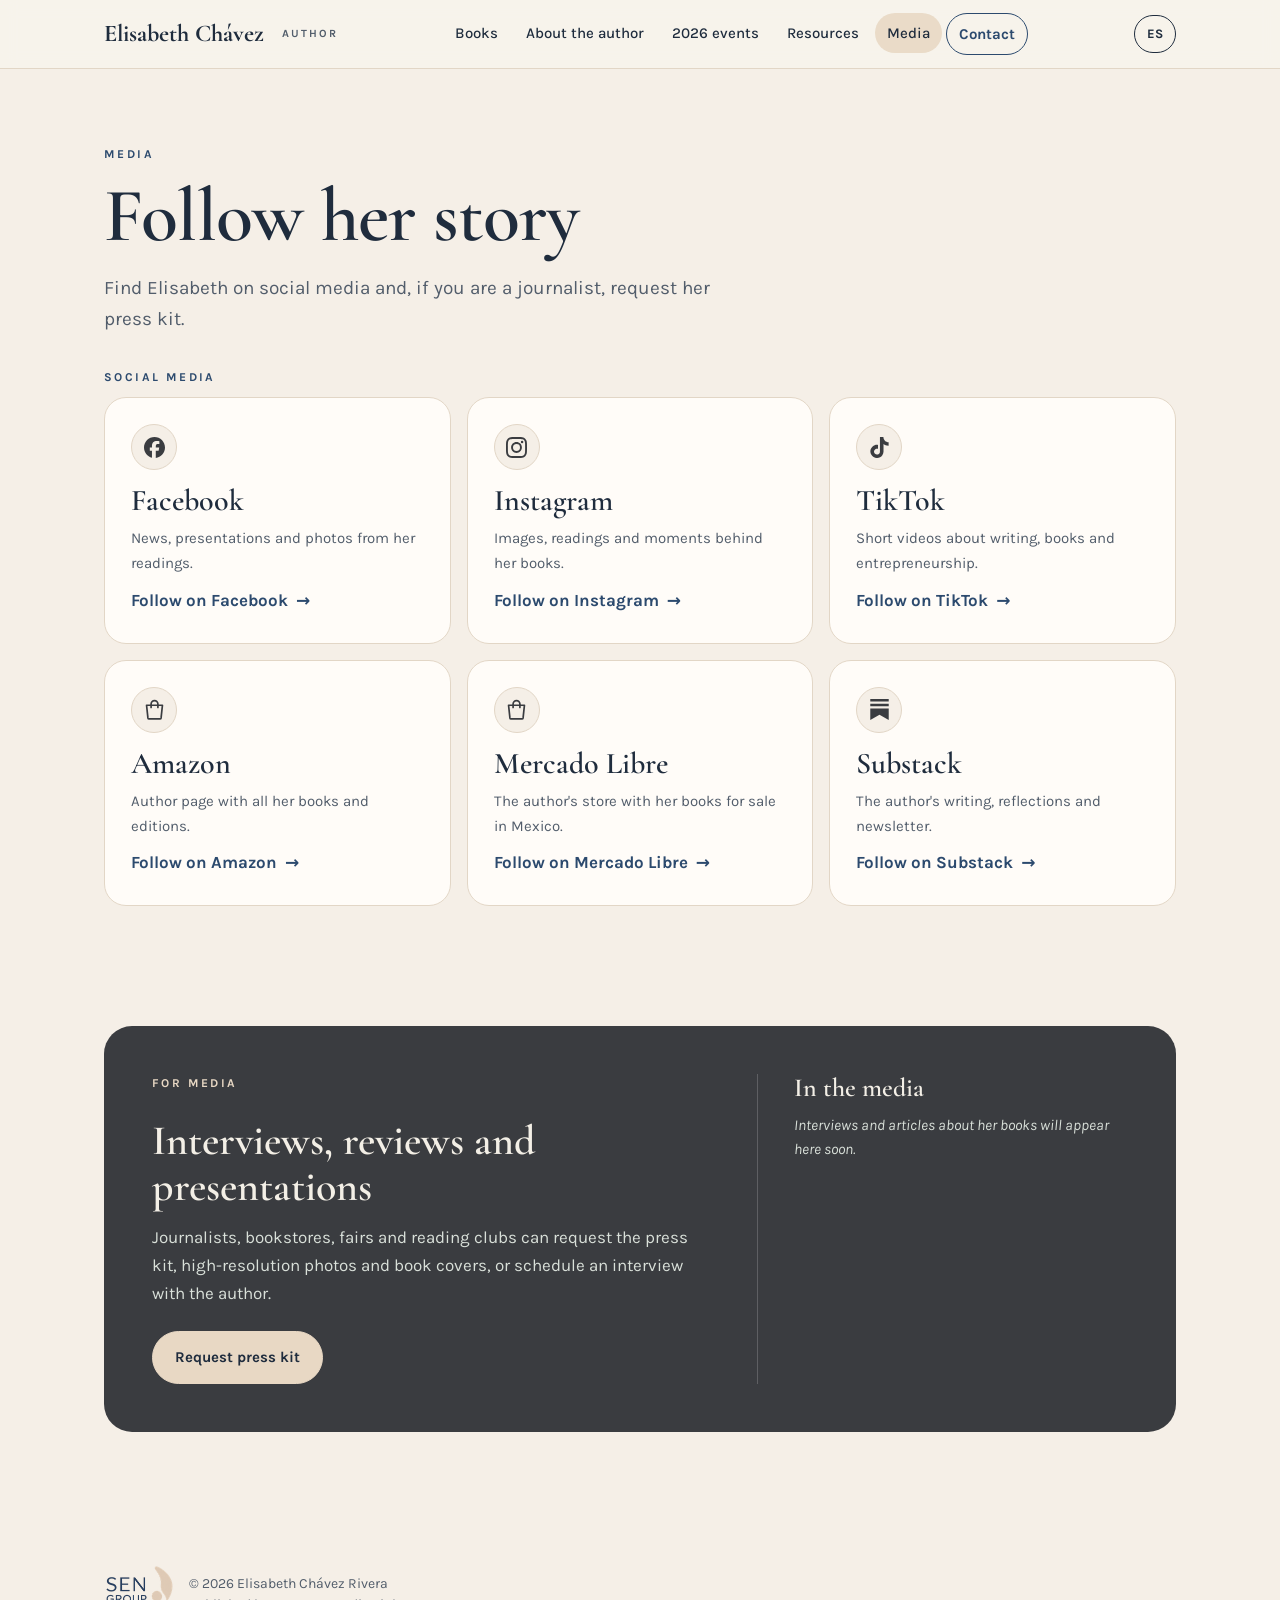
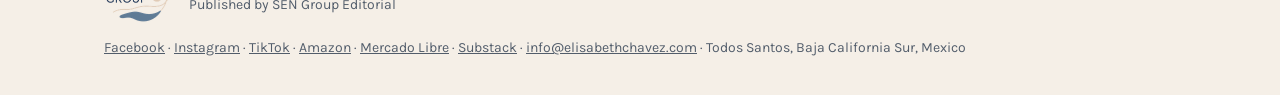
<file: public/prensa.html>
<!doctype html>
<html lang="es" data-title-en="Media · Elisabeth Chávez Rivera">
<head>
<meta charset="utf-8">
<meta name="viewport" content="width=device-width, initial-scale=1">
<title>Media · Elisabeth Chávez Rivera</title>
<meta name="description" content="Redes sociales de Elisabeth Chávez Rivera y contacto para prensa: entrevistas, reseñas, dossier y fotografías.">
<meta property="og:title" content="Media · Elisabeth Chávez Rivera">
<meta property="og:description" content="Redes sociales de Elisabeth Chávez Rivera y contacto para prensa: entrevistas, reseñas, dossier y fotografías.">
<meta property="og:type" content="website">
<meta property="og:url" content="https://elisabethchavez.com/prensa">
<meta property="og:image" content="https://elisabethchavez.com/img/elisabeth-retrato.jpg">
<link rel="canonical" href="https://elisabethchavez.com/prensa">
<link rel="icon" href="data:image/svg+xml,%3Csvg xmlns='http://www.w3.org/2000/svg' viewBox='0 0 64 64'%3E%3Crect width='64' height='64' rx='14' fill='%233A3C40'/%3E%3Ctext x='32' y='44' font-family='Georgia,serif' font-size='32' fill='%23E8D8C4' text-anchor='middle'%3EEC%3C/text%3E%3C/svg%3E">
<link rel="preconnect" href="https://fonts.googleapis.com">
<link rel="preconnect" href="https://fonts.gstatic.com" crossorigin>
<link href="https://fonts.googleapis.com/css2?family=Cormorant+Garamond:ital,wght@0,500;0,600;0,700;1,500;1,600&family=Karla:wght@400;500;700&display=swap" rel="stylesheet">
<link rel="stylesheet" href="css/site.css">

</head>
<body class="">
<a class="skip" href="#main" data-en="Skip to content">Saltar al contenido</a>
<header class="top">
  <div class="wrap">
    <a class="brand" href="./">Elisabeth Chávez<small data-en="Author">Autora</small></a>
    <nav id="nav" aria-label="Menú principal"><ul><li><a href="libros.html" data-en="Books">Libros</a></li><li><a href="autora.html" data-en="About the author">Sobre la autora</a></li><li><a href="agenda.html" data-en="2026 events">Agenda 2026</a></li><li><a href="recursos.html" data-en="Resources">Recursos</a></li><li><a href="prensa.html" data-en="Media" aria-current="page">Media</a></li><li><a class="nav-cta" href="contacto.html" data-en="Contact">Contacto</a></li></ul></nav>
    <div style="display:flex;gap:8px;align-items:center">
      <button class="lang" id="lang" type="button" aria-label="Switch to English">EN</button>
      <button class="menu-btn" id="menu" type="button" aria-expanded="false" aria-controls="nav" data-en="Menu">Menú</button>
    </div>
  </div>
</header>
<main id="main">
<section class="page-head"><div class="wrap">
  <p class="eyebrow" data-en="Media">Media</p>
  <h1 data-en="Follow her story">Sigue su historia</h1>
  <p class="lede" data-en="Find Elisabeth on social media and, if you are a journalist, request her press kit.">Encuentra a Elisabeth en redes sociales y, si eres medio de comunicación, solicita su dossier de prensa.</p>
</div></section><section class="page-body" style="padding-top:24px"><div class="wrap">
  <p class="eyebrow" data-en="Social media">Redes sociales</p>
  <div class="socials"><a class="soc" href="https://www.facebook.com/profile.php?id=61576454641839" target="_blank" rel="noopener"><span class="ico"><svg viewBox="0 0 24 24" aria-hidden="true"><path fill="currentColor" d="M9.101 23.691v-7.98H6.627v-3.667h2.474v-1.58c0-4.085 1.848-5.978 5.858-5.978.401 0 .955.042 1.468.103a8.68 8.68 0 0 1 1.141.195v3.325a8.623 8.623 0 0 0-.653-.036 26.805 26.805 0 0 0-.733-.009c-.707 0-1.259.096-1.675.309a1.686 1.686 0 0 0-.679.622c-.258.42-.374.995-.374 1.752v1.297h3.919l-.386 2.103-.287 1.564h-3.246v8.245C19.396 23.238 24 18.179 24 12.044c0-6.627-5.373-12-12-12s-12 5.373-12 12c0 5.628 3.874 10.35 9.101 11.647Z"/></svg></span><span class="net">Facebook</span><p data-en="News, presentations and photos from her readings.">Noticias, presentaciones y fotos de sus encuentros con lectores.</p><span class="more" data-en="Follow on Facebook">Seguir en Facebook</span></a><a class="soc" href="https://www.instagram.com/elisabethchavez_escritora/" target="_blank" rel="noopener"><span class="ico"><svg viewBox="0 0 24 24" aria-hidden="true"><path fill="currentColor" d="M7.0301.084c-1.2768.0602-2.1487.264-2.911.5634-.7888.3075-1.4575.72-2.1228 1.3877-.6652.6677-1.075 1.3368-1.3802 2.127-.2954.7638-.4956 1.6365-.552 2.914-.0564 1.2775-.0689 1.6882-.0626 4.947.0062 3.2586.0206 3.6671.0825 4.9473.061 1.2765.264 2.1482.5635 2.9107.308.7889.72 1.4573 1.388 2.1228.6679.6655 1.3365 1.0743 2.1285 1.38.7632.295 1.6361.4961 2.9134.552 1.2773.056 1.6884.069 4.9462.0627 3.2578-.0062 3.668-.0207 4.9478-.0814 1.28-.0607 2.147-.2652 2.9098-.5633.7889-.3086 1.4578-.72 2.1228-1.3881.665-.6682 1.0745-1.3378 1.3795-2.1284.2957-.7632.4966-1.636.552-2.9124.056-1.2809.0692-1.6898.063-4.948-.0063-3.2583-.021-3.6668-.0817-4.9465-.0607-1.2797-.264-2.1487-.5633-2.9117-.3084-.7889-.72-1.4568-1.3876-2.1228C21.2982 1.33 20.628.9208 19.8378.6165 19.074.321 18.2017.1197 16.9244.0645 15.6471.0093 15.236-.005 11.977.0014 8.718.0076 8.31.0215 7.0301.0839m.1402 21.6932c-1.17-.0509-1.8053-.2453-2.2287-.408-.5606-.216-.96-.4771-1.3819-.895-.422-.4178-.6811-.8186-.9-1.378-.1644-.4234-.3624-1.058-.4171-2.228-.0595-1.2645-.072-1.6442-.079-4.848-.007-3.2037.0053-3.583.0607-4.848.05-1.169.2456-1.805.408-2.2282.216-.5613.4762-.96.895-1.3816.4188-.4217.8184-.6814 1.3783-.9003.423-.1651 1.0575-.3614 2.227-.4171 1.2655-.06 1.6447-.072 4.848-.079 3.2033-.007 3.5835.005 4.8495.0608 1.169.0508 1.8053.2445 2.228.408.5608.216.96.4754 1.3816.895.4217.4194.6816.8176.9005 1.3787.1653.4217.3617 1.056.4169 2.2263.0602 1.2655.0739 1.645.0796 4.848.0058 3.203-.0055 3.5834-.061 4.848-.051 1.17-.245 1.8055-.408 2.2294-.216.5604-.4763.96-.8954 1.3814-.419.4215-.8181.6811-1.3783.9-.4224.1649-1.0577.3617-2.2262.4174-1.2656.0595-1.6448.072-4.8493.079-3.2045.007-3.5825-.006-4.848-.0608M16.953 5.5864A1.44 1.44 0 1 0 18.39 4.144a1.44 1.44 0 0 0-1.437 1.4424M5.8385 12.012c.0067 3.4032 2.7706 6.1557 6.173 6.1493 3.4026-.0065 6.157-2.7701 6.1506-6.1733-.0065-3.4032-2.771-6.1565-6.174-6.1498-3.403.0067-6.156 2.771-6.1496 6.1738M8 12.0077a4 4 0 1 1 4.008 3.9921A3.9996 3.9996 0 0 1 8 12.0077"/></svg></span><span class="net">Instagram</span><p data-en="Images, readings and moments behind her books.">Imágenes, lecturas y momentos detrás de sus libros.</p><span class="more" data-en="Follow on Instagram">Seguir en Instagram</span></a><a class="soc" href="https://www.tiktok.com/@elisabeth.chari" target="_blank" rel="noopener"><span class="ico"><svg viewBox="0 0 24 24" aria-hidden="true"><path fill="currentColor" d="M12.525.02c1.31-.02 2.61-.01 3.91-.02.08 1.53.63 3.09 1.75 4.17 1.12 1.11 2.7 1.62 4.24 1.79v4.03c-1.44-.05-2.89-.35-4.2-.97-.57-.26-1.1-.59-1.62-.93-.01 2.92.01 5.84-.02 8.75-.08 1.4-.54 2.79-1.35 3.94-1.31 1.92-3.58 3.17-5.91 3.21-1.43.08-2.86-.31-4.08-1.03-2.02-1.19-3.44-3.37-3.65-5.71-.02-.5-.03-1-.01-1.49.18-1.9 1.12-3.72 2.58-4.96 1.66-1.44 3.98-2.13 6.15-1.72.02 1.48-.04 2.96-.04 4.44-.99-.32-2.15-.23-3.02.37-.63.41-1.11 1.04-1.36 1.75-.21.51-.15 1.07-.14 1.61.24 1.64 1.82 3.02 3.5 2.87 1.12-.01 2.19-.66 2.77-1.61.19-.33.4-.67.41-1.06.1-1.79.06-3.57.07-5.36.01-4.03-.01-8.05.02-12.07z"/></svg></span><span class="net">TikTok</span><p data-en="Short videos about writing, books and entrepreneurship.">Videos cortos sobre escritura, libros y emprendimiento.</p><span class="more" data-en="Follow on TikTok">Seguir en TikTok</span></a><a class="soc" href="https://www.amazon.com.mx/stores/Elisabeth-Chavez-Rivera/author/B0FZCMRR3R" target="_blank" rel="noopener"><span class="ico"><svg viewBox="3.5 2.5 17 18.5" aria-hidden="true" fill="none" stroke="currentColor" stroke-width="1.5" stroke-linecap="round" stroke-linejoin="round"><path d="M5 8h14l-1.2 11.2a1 1 0 0 1-1 .8H7.2a1 1 0 0 1-1-.8z"/><path d="M9 10V7a3 3 0 0 1 6 0v3"/></svg></span><span class="net">Amazon</span><p data-en="Author page with all her books and editions.">Perfil de autora con todos sus libros y ediciones.</p><span class="more" data-en="Follow on Amazon">Seguir en Amazon</span></a><a class="soc" href="https://listado.mercadolibre.com.mx/_CustId_247005184" target="_blank" rel="noopener"><span class="ico"><svg viewBox="3.5 2.5 17 18.5" aria-hidden="true" fill="none" stroke="currentColor" stroke-width="1.5" stroke-linecap="round" stroke-linejoin="round"><path d="M5 8h14l-1.2 11.2a1 1 0 0 1-1 .8H7.2a1 1 0 0 1-1-.8z"/><path d="M9 10V7a3 3 0 0 1 6 0v3"/></svg></span><span class="net">Mercado Libre</span><p data-en="The author's store with her books for sale in Mexico.">Tienda de la autora con sus libros a la venta en México.</p><span class="more" data-en="Follow on Mercado Libre">Seguir en Mercado Libre</span></a><a class="soc" href="https://elisabethchavez.substack.com/" target="_blank" rel="noopener"><span class="ico"><svg viewBox="0 0 24 24" aria-hidden="true"><path fill="currentColor" d="M22.539 8.242H1.46V5.406h21.08v2.836zM1.46 10.812V24L12 18.11 22.54 24V10.812H1.46zM22.54 0H1.46v2.836h21.08V0z"/></svg></span><span class="net">Substack</span><p data-en="The author's writing, reflections and newsletter.">Textos, reflexiones y boletín de la autora.</p><span class="more" data-en="Follow on Substack">Seguir en Substack</span></a></div>
</div></section>

<section class="press"><div class="wrap">
  <div class="press-card">
    <div>
      <p class="eyebrow" data-en="For media">Para medios</p>
      <h2 data-en="Interviews, reviews and presentations">Entrevistas, reseñas y presentaciones</h2>
      <p data-en="Journalists, bookstores, fairs and reading clubs can request the press kit, high-resolution photos and book covers, or schedule an interview with the author.">Periodistas, librerías, ferias y clubes de lectura pueden solicitar el dossier de prensa, fotografías en alta resolución y portadas de los libros, o agendar una entrevista con la autora.</p>
      <a class="btn solid" href="contacto.html?servicio=prensa" data-en="Request press kit">Solicitar dossier de prensa</a>
    </div>
    <div class="press-list">
      <h3 data-en="In the media">En los medios</h3>
      <p class="empty" data-en="Interviews and articles about her books will appear here soon.">Muy pronto, aquí aparecerán las entrevistas y notas sobre sus libros.</p>
    </div>
  </div>
</div></section>

</main>
<footer>
  <div class="wrap">
    <span class="imprint"><img src="img/sen-group-logo-sm.webp" alt="SEN Group Editorial" width="71" height="60"><span>© <span id="yr">2026</span> Elisabeth Chávez Rivera<br><span data-en="Published by SEN Group Editorial">Una publicación de SEN Group Editorial</span></span></span>
    <span><a href="https://www.facebook.com/profile.php?id=61576454641839" target="_blank" rel="noopener">Facebook</a> · <a href="https://www.instagram.com/elisabethchavez_escritora/" target="_blank" rel="noopener">Instagram</a> · <a href="https://www.tiktok.com/@elisabeth.chari" target="_blank" rel="noopener">TikTok</a> · <a href="https://www.amazon.com.mx/stores/Elisabeth-Chavez-Rivera/author/B0FZCMRR3R" target="_blank" rel="noopener">Amazon</a> · <a href="https://listado.mercadolibre.com.mx/_CustId_247005184" target="_blank" rel="noopener">Mercado Libre</a> · <a href="https://elisabethchavez.substack.com/" target="_blank" rel="noopener">Substack</a> · <a href="contacto.html">info@elisabethchavez.com</a> · <span data-en="Todos Santos, Baja California Sur, Mexico">Todos Santos, Baja California Sur, México</span></span>
  </div>
</footer>
<script src="js/site.js"></script>
</body>
</html>
</file>
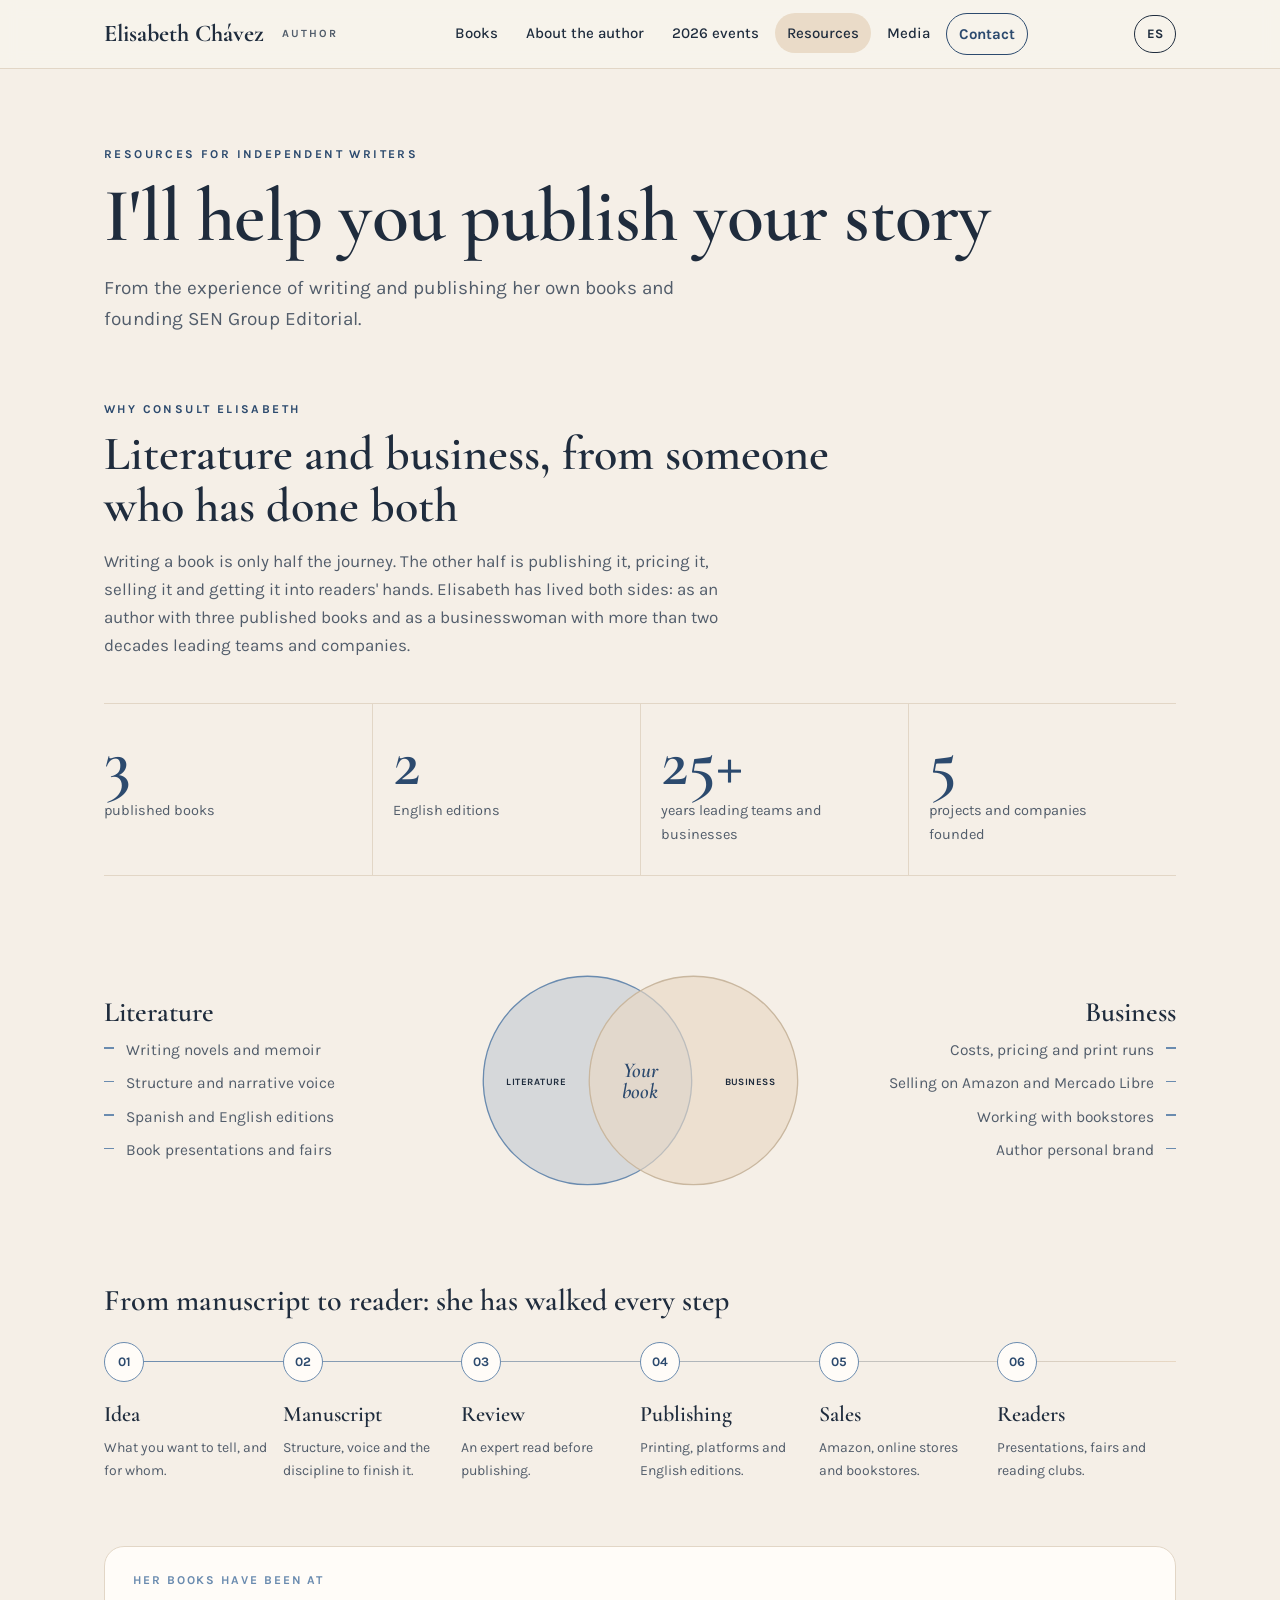
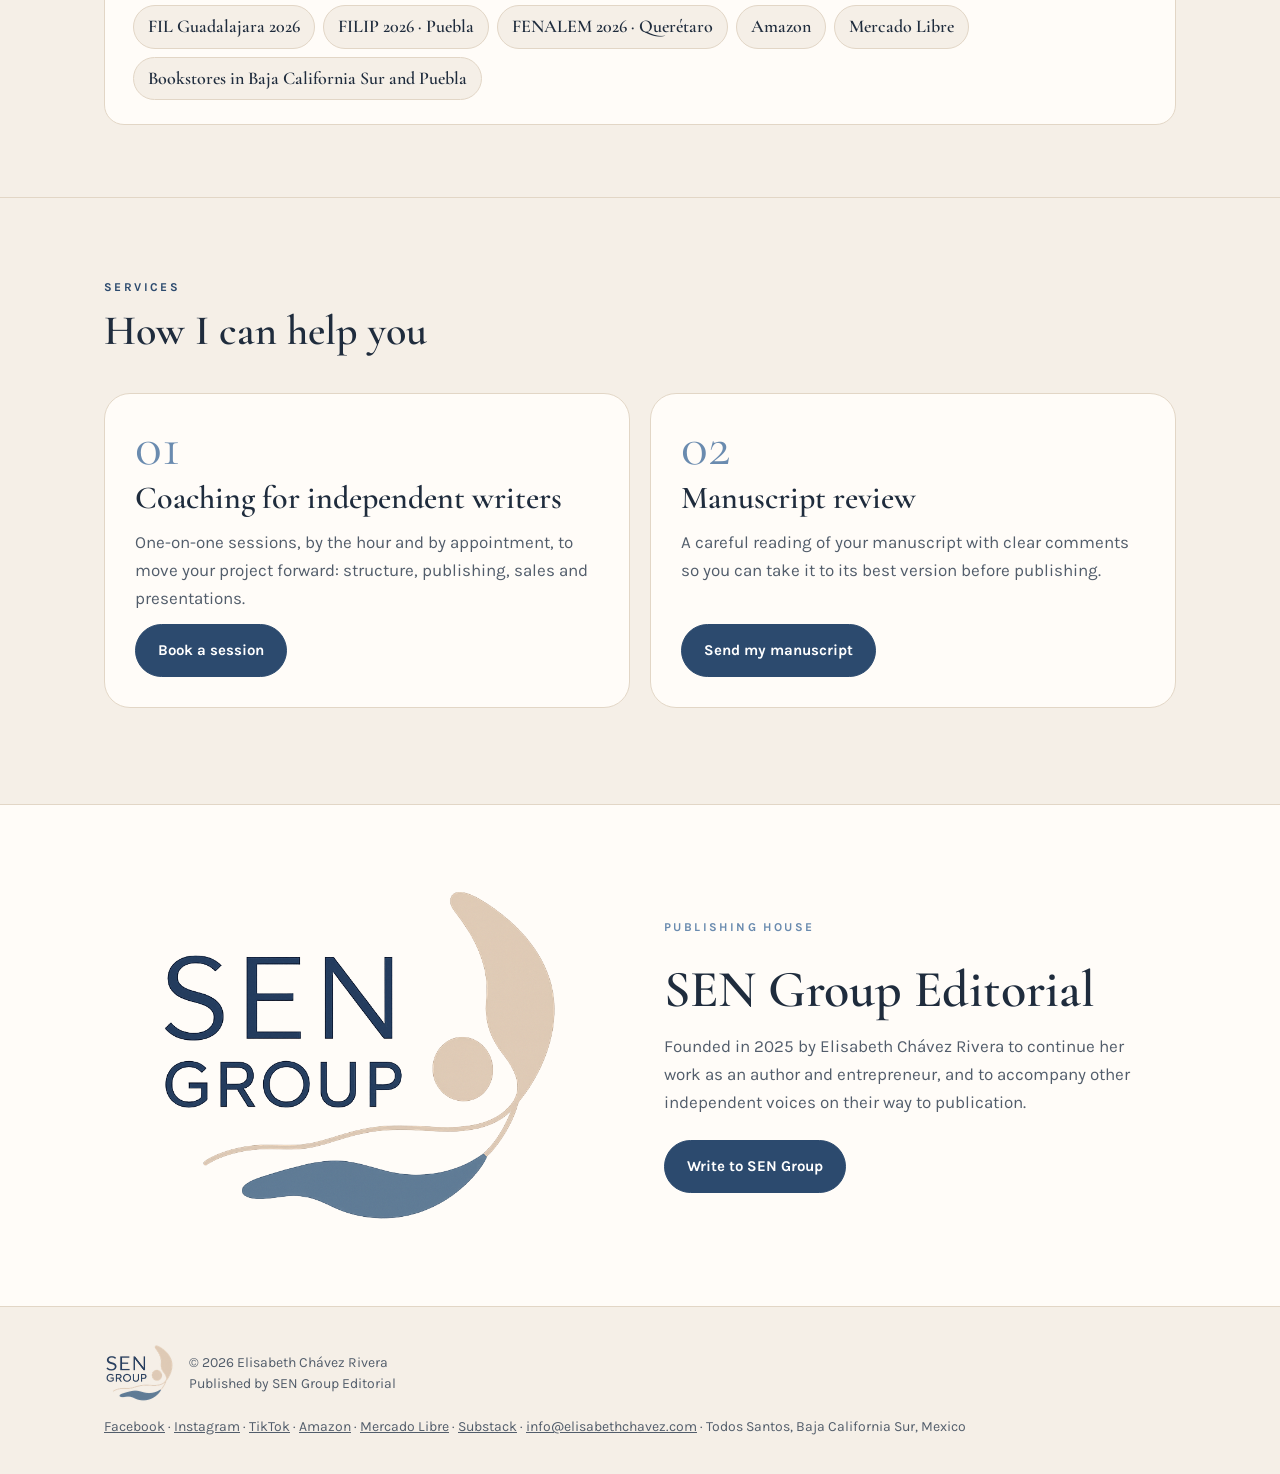
<file: public/recursos.html>
<!doctype html>
<html lang="es" data-title-en="Resources for writers · Elisabeth Chávez Rivera">
<head>
<meta charset="utf-8">
<meta name="viewport" content="width=device-width, initial-scale=1">
<title>Recursos para escritores · Elisabeth Chávez Rivera</title>
<meta name="description" content="Asesoría para escritores independientes y revisión de manuscrito con Elisabeth Chávez Rivera y SEN Group Editorial.">
<meta property="og:title" content="Recursos para escritores · Elisabeth Chávez Rivera">
<meta property="og:description" content="Asesoría para escritores independientes y revisión de manuscrito con Elisabeth Chávez Rivera y SEN Group Editorial.">
<meta property="og:type" content="website">
<meta property="og:url" content="https://elisabethchavez.com/recursos">
<meta property="og:image" content="https://elisabethchavez.com/img/elisabeth-retrato.jpg">
<link rel="canonical" href="https://elisabethchavez.com/recursos">
<link rel="icon" href="data:image/svg+xml,%3Csvg xmlns='http://www.w3.org/2000/svg' viewBox='0 0 64 64'%3E%3Crect width='64' height='64' rx='14' fill='%233A3C40'/%3E%3Ctext x='32' y='44' font-family='Georgia,serif' font-size='32' fill='%23E8D8C4' text-anchor='middle'%3EEC%3C/text%3E%3C/svg%3E">
<link rel="preconnect" href="https://fonts.googleapis.com">
<link rel="preconnect" href="https://fonts.gstatic.com" crossorigin>
<link href="https://fonts.googleapis.com/css2?family=Cormorant+Garamond:ital,wght@0,500;0,600;0,700;1,500;1,600&family=Karla:wght@400;500;700&display=swap" rel="stylesheet">
<link rel="stylesheet" href="css/site.css">

</head>
<body class="">
<a class="skip" href="#main" data-en="Skip to content">Saltar al contenido</a>
<header class="top">
  <div class="wrap">
    <a class="brand" href="./">Elisabeth Chávez<small data-en="Author">Autora</small></a>
    <nav id="nav" aria-label="Menú principal"><ul><li><a href="libros.html" data-en="Books">Libros</a></li><li><a href="autora.html" data-en="About the author">Sobre la autora</a></li><li><a href="agenda.html" data-en="2026 events">Agenda 2026</a></li><li><a href="recursos.html" data-en="Resources" aria-current="page">Recursos</a></li><li><a href="prensa.html" data-en="Media">Media</a></li><li><a class="nav-cta" href="contacto.html" data-en="Contact">Contacto</a></li></ul></nav>
    <div style="display:flex;gap:8px;align-items:center">
      <button class="lang" id="lang" type="button" aria-label="Switch to English">EN</button>
      <button class="menu-btn" id="menu" type="button" aria-expanded="false" aria-controls="nav" data-en="Menu">Menú</button>
    </div>
  </div>
</header>
<main id="main">
<section class="page-head"><div class="wrap">
  <p class="eyebrow" data-en="Resources for independent writers">Recursos para escritores independientes</p>
  <h1 data-en="I'll help you publish your story">Te acompaño a publicar tu historia</h1>
  <p class="lede" data-en="From the experience of writing and publishing her own books and founding SEN Group Editorial.">Desde la experiencia de escribir y publicar sus propios libros y fundar SEN Group Editorial.</p>
</div></section>
<section class="why"><div class="wrap">
  <div class="why-intro">
    <p class="eyebrow" data-en="Why consult Elisabeth">Por qué asesorarte con Elisabeth</p>
    <h2 data-en="Literature and business, from someone who has done both">Literatura y negocio, de quien ha recorrido los dos caminos</h2>
    <p class="lede" data-en="Writing a book is only half the journey. The other half is publishing it, pricing it, selling it and getting it into readers' hands. Elisabeth has lived both sides: as an author with three published books and as a businesswoman with more than two decades leading teams and companies.">Escribir un libro es solo la mitad del camino. La otra mitad es publicarlo, ponerle precio, venderlo y llevarlo a los lectores. Elisabeth ha vivido los dos lados: como autora con tres libros publicados y como empresaria con más de dos décadas dirigiendo equipos y empresas.</p>
  </div>
  <div class="stats"><div class="stat"><b>3</b><span data-en="published books">libros publicados</span></div><div class="stat"><b>2</b><span data-en="English editions">ediciones en inglés</span></div><div class="stat"><b>25+</b><span data-en="years leading teams and businesses">años dirigiendo equipos y negocios</span></div><div class="stat"><b>5</b><span data-en="projects and companies founded">proyectos y empresas fundadas</span></div></div>

  <div class="venn-row">
    <div class="venn-list"><h3 data-en="Literature">Literatura</h3><ul><li data-en="Writing novels and memoir">Escritura de novela y memoria</li><li data-en="Structure and narrative voice">Estructura y voz narrativa</li><li data-en="Spanish and English editions">Ediciones en español e inglés</li><li data-en="Book presentations and fairs">Presentaciones y ferias del libro</li></ul></div>
    <svg class="venn" viewBox="0 0 420 300" role="img" aria-label="Diagrama: literatura y emprendimiento se unen en la asesoría de Elisabeth">
      <circle cx="150" cy="150" r="118" class="c1"/><circle cx="270" cy="150" r="118" class="c2"/>
      <text x="92" y="155" text-anchor="middle" class="vt" data-en="Literature">Literatura</text>
      <text x="334" y="155" text-anchor="middle" class="vt" data-en="Business">Emprendimiento</text>
      <text x="210" y="146" text-anchor="middle" class="vc" data-en="Your">Tu</text>
      <text x="210" y="170" text-anchor="middle" class="vc" data-en="book">libro</text>
    </svg>
    <div class="venn-list"><h3 data-en="Business">Emprendimiento</h3><ul><li data-en="Costs, pricing and print runs">Costos, precio y tiraje</li><li data-en="Selling on Amazon and Mercado Libre">Venta en Amazon y Mercado Libre</li><li data-en="Working with bookstores">Relación con librerías</li><li data-en="Author personal brand">Marca personal de autor</li></ul></div>
  </div>

  <div class="path">
    <h3 data-en="From manuscript to reader: she has walked every step">Del manuscrito al lector: ella ha recorrido cada paso</h3>
    <ol><li><span class="n">01</span><b data-en="Idea">Idea</b><p data-en="What you want to tell, and for whom.">Qué quieres contar y para quién.</p></li><li><span class="n">02</span><b data-en="Manuscript">Manuscrito</b><p data-en="Structure, voice and the discipline to finish it.">Estructura, voz y constancia para terminarlo.</p></li><li><span class="n">03</span><b data-en="Review">Revisión</b><p data-en="An expert read before publishing.">Una lectura experta antes de publicar.</p></li><li><span class="n">04</span><b data-en="Publishing">Publicación</b><p data-en="Printing, platforms and English editions.">Impresión, plataformas y edición en inglés.</p></li><li><span class="n">05</span><b data-en="Sales">Venta</b><p data-en="Amazon, online stores and bookstores.">Amazon, tiendas en línea y librerías.</p></li><li><span class="n">06</span><b data-en="Readers">Lectores</b><p data-en="Presentations, fairs and reading clubs.">Presentaciones, ferias y clubes de lectura.</p></li></ol>
  </div>

  <div class="proof">
    <span class="plabel" data-en="Her books have been at">Sus libros han estado en</span>
    <div class="chips"><span>FIL Guadalajara 2026</span><span>FILIP 2026 · Puebla</span><span>FENALEM 2026 · Querétaro</span><span>Amazon</span><span>Mercado Libre</span><span data-en="Bookstores in Baja California Sur and Puebla">Librerías de Baja California Sur y Puebla</span></div>
  </div>
</div></section>

<section class="page-body" style="padding-top:24px;border-top:1px solid var(--line)"><div class="wrap"><p class="eyebrow" style="margin-top:56px" data-en="Services">Servicios</p><h2 class="services-title" data-en="How I can help you">Cómo puedo acompañarte</h2><div class="services">
      <article class="svc">
        <span class="num">01</span>
        <h3 data-en="Coaching for independent writers">Asesoría para escritores independientes</h3>
        <p data-en="One-on-one sessions, by the hour and by appointment, to move your project forward: structure, publishing, sales and presentations.">Sesiones personalizadas, por hora y con cita, para avanzar tu proyecto: estructura, publicación, venta y presentaciones.</p>
        <a class="btn solid" href="contacto.html?servicio=asesoria" data-en="Book a session">Agendar una sesión</a>
      </article>
      <article class="svc">
        <span class="num">02</span>
        <h3 data-en="Manuscript review">Revisión de manuscrito</h3>
        <p data-en="A careful reading of your manuscript with clear comments so you can take it to its best version before publishing.">Lectura cuidadosa de tu manuscrito con comentarios claros para llevarlo a su mejor versión antes de publicar.</p>
        <a class="btn solid" href="contacto.html?servicio=revision" data-en="Send my manuscript">Enviar mi manuscrito</a>
      </article>
    </div>
  </div></section>
<section id="sen" class="sen"><div class="wrap">
    <img src="img/sen-group-logo.webp" alt="Logotipo de SEN Group Editorial" width="709" height="603" loading="lazy">
    <div>
      <p class="eyebrow" data-en="Publishing house">Casa editorial</p>
      <h2>SEN Group Editorial</h2>
      <p data-en="Founded in 2025 by Elisabeth Chávez Rivera to continue her work as an author and entrepreneur, and to accompany other independent voices on their way to publication.">Fundada en 2025 por Elisabeth Chávez Rivera para dar continuidad a su trabajo como autora y emprendedora, y acompañar a otras voces independientes en su camino a la publicación.</p>
      <a class="btn solid" href="contacto.html?servicio=asesoria" data-en="Write to SEN Group">Escribir a SEN Group</a>
    </div>
  </div></section>
</main>
<footer>
  <div class="wrap">
    <span class="imprint"><img src="img/sen-group-logo-sm.webp" alt="SEN Group Editorial" width="71" height="60"><span>© <span id="yr">2026</span> Elisabeth Chávez Rivera<br><span data-en="Published by SEN Group Editorial">Una publicación de SEN Group Editorial</span></span></span>
    <span><a href="https://www.facebook.com/profile.php?id=61576454641839" target="_blank" rel="noopener">Facebook</a> · <a href="https://www.instagram.com/elisabethchavez_escritora/" target="_blank" rel="noopener">Instagram</a> · <a href="https://www.tiktok.com/@elisabeth.chari" target="_blank" rel="noopener">TikTok</a> · <a href="https://www.amazon.com.mx/stores/Elisabeth-Chavez-Rivera/author/B0FZCMRR3R" target="_blank" rel="noopener">Amazon</a> · <a href="https://listado.mercadolibre.com.mx/_CustId_247005184" target="_blank" rel="noopener">Mercado Libre</a> · <a href="https://elisabethchavez.substack.com/" target="_blank" rel="noopener">Substack</a> · <a href="contacto.html">info@elisabethchavez.com</a> · <span data-en="Todos Santos, Baja California Sur, Mexico">Todos Santos, Baja California Sur, México</span></span>
  </div>
</footer>
<script src="js/site.js"></script>
</body>
</html>
</file>
<file: public/css/site.css>
:root{
  --paper:#F5EFE7; --card:#FFFCF8; --ink:#1F2C3D; --muted:#525D6B; --line:#E2D6C6;
  --terra:#2C4A6E; --terra-ink:#FFFFFF; --green:#3A3D42; --sand:#EADBC8; --gold:#6A8BAF;
  --cream:#E8D8C4; --blue:#6A8BAF; --slate:#3A3C40;
  --serif:"Cormorant Garamond", Georgia, "Times New Roman", serif;
  --sans:Karla, "Segoe UI", system-ui, sans-serif;
}
*{box-sizing:border-box}
html{scroll-behavior:smooth}
body{margin:0;background:var(--paper);color:var(--ink);font-family:var(--sans);font-size:17px;line-height:1.65;-webkit-font-smoothing:antialiased}
img{max-width:100%;display:block}
a{color:var(--terra)}
.wrap{max-width:1120px;margin:0 auto;padding:0 24px}
.eyebrow{font-size:12px;font-weight:700;letter-spacing:.2em;text-transform:uppercase;color:var(--terra);margin:0 0 10px}
h1,h2,h3{font-family:var(--serif);font-weight:600;line-height:1.08;margin:0}
h2{font-size:clamp(34px,5vw,52px);margin-bottom:14px}
.lede{color:var(--muted);max-width:640px;margin:0}
section{padding:88px 0}
.btn{display:inline-flex;align-items:center;gap:8px;font:inherit;font-size:15px;font-weight:700;padding:13px 22px;border-radius:999px;text-decoration:none;border:1.5px solid var(--terra);cursor:pointer;min-height:46px}
.btn.solid{background:var(--terra);color:var(--terra-ink)}
.btn.ghost{background:transparent;color:var(--terra)}
.btn:hover{filter:brightness(.95)}
:focus-visible{outline:2px solid var(--green);outline-offset:3px}

/* nav */
.top{position:sticky;top:0;z-index:20;background:rgba(247,243,236,.92);backdrop-filter:blur(8px);border-bottom:1px solid var(--line)}
.top .wrap{display:flex;align-items:center;justify-content:space-between;gap:16px;min-height:68px}
.brand{display:flex;align-items:center;gap:10px;font-family:var(--serif);font-size:24px;font-weight:700;text-decoration:none;color:var(--ink);white-space:nowrap}
.bmark{width:38px;height:38px;border-radius:50%;background:radial-gradient(circle at 60% 45%,#5a5e66,var(--slate) 70%);display:grid;place-items:center;flex-shrink:0}
.bmark .mark{width:30px;height:30px}
.brand small{font-family:var(--sans);font-size:11px;font-weight:700;letter-spacing:.18em;text-transform:uppercase;color:var(--muted);margin-left:8px}
nav ul{list-style:none;display:flex;gap:4px;margin:0;padding:0;flex-wrap:wrap}
nav a{display:block;padding:8px 12px;border-radius:999px;text-decoration:none;color:var(--ink);font-size:15px;font-weight:500}
nav a:hover{background:var(--sand)}
.lang{font:inherit;font-size:13px;font-weight:700;border:1.5px solid var(--ink);background:transparent;color:var(--ink);border-radius:999px;padding:7px 12px;cursor:pointer;min-height:38px}
.menu-btn{display:none}
@media (max-width:880px){
  nav ul{display:none;position:absolute;left:0;right:0;top:68px;background:var(--paper);border-bottom:1px solid var(--line);flex-direction:column;padding:10px 16px 16px}
  nav.open ul{display:flex}
  .menu-btn{display:inline-flex;font:inherit;font-size:14px;font-weight:700;border:1.5px solid var(--ink);background:transparent;border-radius:999px;padding:7px 14px;min-height:38px;cursor:pointer;color:var(--ink)}
  .brand small{display:none}
  .brand{font-size:20px;gap:8px}.bmark{width:32px;height:32px}.bmark .mark{width:25px;height:25px}
  .top .wrap{padding:0 16px;gap:8px}
}

/* hero */
.hero{padding:72px 0 64px;position:relative;overflow:hidden;background:radial-gradient(60% 70% at 85% 40%,rgba(232,216,196,.9),rgba(245,239,231,0) 70%)}
.hero .bigmark{position:absolute;right:-60px;top:20px;width:520px;opacity:.5;pointer-events:none}
.hero .bigmark path:first-child,.hero .bigmark circle{fill:#fff}
.hero .wrap{position:relative}
@media (max-width:880px){.hero .bigmark{width:340px;right:-120px;top:auto;bottom:-40px;opacity:.35}}
.hero .wrap{display:grid;grid-template-columns:minmax(0,1.2fr) minmax(0,.8fr);gap:56px;align-items:center}
.hero h1{font-size:clamp(48px,7.5vw,92px);letter-spacing:-.01em}
.hero h1.firma{margin:0}
.hero h1.firma img{width:100%;max-width:640px;height:auto;margin-left:-8px}
.hero h1 em{font-style:italic;color:var(--blue);font-weight:500}
.hero p.sub{font-size:20px;color:var(--muted);max-width:560px;margin:22px 0 30px}
.hero .ctas{display:flex;flex-wrap:wrap;gap:10px}
.next{background:var(--card);border:1px solid var(--line);border-radius:26px;padding:26px;box-shadow:0 18px 40px -28px rgba(43,38,34,.35)}
.next .eyebrow{color:var(--blue)}
.next h3{font-size:30px;margin:4px 0 8px}
.next p{margin:0;color:var(--muted);font-size:15px}
.next .when{display:flex;gap:14px;align-items:center;margin:14px 0 18px}
.datebox{flex-shrink:0;width:70px;height:74px;border-radius:16px;background:var(--terra);color:#fff;display:flex;flex-direction:column;align-items:center;justify-content:center;line-height:1}
.datebox b{font-family:var(--serif);font-size:34px}
.datebox span{font-size:11px;font-weight:700;letter-spacing:.14em;text-transform:uppercase;margin-top:4px}
@media (max-width:880px){.hero .wrap{grid-template-columns:1fr;gap:36px}}

/* books */
#libros{background:var(--card);border-top:1px solid var(--line);border-bottom:1px solid var(--line)}
.books{display:grid;grid-template-columns:repeat(3,minmax(0,300px));justify-content:space-between;gap:40px;margin-top:40px}
@media (max-width:900px){.books{grid-template-columns:repeat(2,minmax(0,1fr));gap:28px}}
@media (max-width:560px){.books{grid-template-columns:repeat(2,minmax(0,1fr));gap:16px}.cover{padding:14px 12px}.cover h3{font-size:19px}.book .t{font-size:19px}}
.book{display:flex;flex-direction:column;gap:12px}
.cover{aspect-ratio:2/3;border-radius:6px 14px 14px 6px;padding:22px 18px;display:flex;flex-direction:column;justify-content:space-between;color:#fff;box-shadow:inset 6px 0 0 rgba(0,0,0,.14),0 22px 30px -22px rgba(43,38,34,.6);position:relative;overflow:hidden}
.cover h3{font-size:25px;line-height:1.02}
.cover small{font-size:11px;font-weight:700;letter-spacing:.16em;text-transform:uppercase;opacity:.85}
.cover svg{position:absolute;right:-20px;bottom:-12px;width:150px;opacity:.22}
.cover.photo{padding:0;background:#fff;border:1px solid var(--line)}.cover.photo img{width:100%;height:100%;object-fit:cover}
.c1{background:#2C4A6E}.c2{background:#3A3C40}.c3{background:#6A8BAF}.c4{background:#E8D8C4;color:#1F2C3D}.c4 svg{stroke:#2C4A6E;opacity:.3}.c5{background:#1F2C3D}
.book .meta{font-size:14px;color:var(--muted);margin:0}
.book .t{font-family:var(--serif);font-size:23px;font-weight:600;line-height:1.1}
.book .actions{display:flex;flex-wrap:wrap;gap:8px}
.book .actions a{font-size:13px;font-weight:700;padding:8px 13px;border-radius:999px;border:1.5px solid var(--line);text-decoration:none;color:var(--ink);background:var(--paper)}
.book .actions a.main{border-color:var(--terra);color:var(--terra)}
.book .actions a.store{display:inline-flex;align-items:center;gap:6px}
.book .actions a.store svg{width:14px;height:14px}
.book .actions a.pending{border-style:dashed;color:var(--muted)}
.book .actions .lbl{flex-basis:100%;font-size:12px;font-weight:700;letter-spacing:.1em;text-transform:uppercase;color:var(--muted);margin-top:2px}
.todo{background:#FCEFD9;border-radius:4px;padding:0 3px}

/* about */
.about .wrap{display:grid;grid-template-columns:minmax(0,.75fr) minmax(0,1.25fr);gap:64px;align-items:start}
.portrait{position:sticky;top:96px}
.portrait img{width:100%;height:auto;border-radius:4px;box-shadow:0 24px 40px -30px rgba(31,44,61,.5)}
.portrait figcaption{font-size:14px;color:var(--muted);text-align:center;margin-top:12px;font-style:italic}
.bio p{margin:0 0 18px}
.wave{display:block;width:220px;margin:-4px 0 20px}
.bio-sub{font-size:28px;margin:34px 0 14px;padding-top:24px;border-top:1px solid var(--line)}
.bio p.first{font-family:var(--serif);font-size:25px;line-height:1.35;color:var(--ink)}
.timeline{list-style:none;padding:0;margin:30px 0 0;display:grid;grid-template-columns:repeat(2,minmax(0,1fr));gap:12px}
.timeline li{background:var(--card);border:1px solid var(--line);border-radius:16px;padding:14px 16px}
.timeline b{font-family:var(--serif);font-size:24px;color:var(--blue);display:block;line-height:1}
.timeline span{font-size:14.5px;color:var(--muted)}
@media (max-width:880px){.about .wrap{grid-template-columns:1fr;gap:36px}.portrait{position:static;max-width:340px;margin:0 auto}.timeline{grid-template-columns:1fr}}

/* agenda */
#agenda{background:radial-gradient(55% 60% at 88% 18%,rgba(232,216,196,.22),rgba(58,60,64,0) 70%),var(--slate);color:#F3EFE6}
#agenda .eyebrow{color:var(--cream)}
#agenda .lede{color:#D9E0D9}
.events{list-style:none;margin:40px 0 0;padding:0;display:flex;flex-direction:column;gap:12px}
.ev{display:grid;grid-template-columns:96px minmax(0,1fr) auto;gap:22px;align-items:center;background:rgba(255,255,255,.07);border:1px solid rgba(255,255,255,.16);border-radius:20px;padding:18px 22px}
.ev .d{font-family:var(--serif);line-height:1;text-align:center}
.ev .d b{display:block;font-size:40px;color:var(--cream)}
.ev .d span{font-family:var(--sans);font-size:12px;font-weight:700;letter-spacing:.14em;text-transform:uppercase}
.ev h3{font-size:25px;margin-bottom:4px}
.ev p{margin:0;font-size:15px;color:#D9E0D9}
.tag{font-size:12px;font-weight:700;letter-spacing:.08em;text-transform:uppercase;padding:6px 12px;border-radius:999px;background:var(--cream);color:#2B2622;white-space:nowrap}
.ev.past{opacity:.6}
.ev.past .tag{background:transparent;color:#F3EFE6;border:1px solid rgba(255,255,255,.4)}
.past-title{font-family:var(--serif);font-size:26px;margin:44px 0 0}
@media (max-width:700px){.ev{grid-template-columns:70px minmax(0,1fr)}.ev .tag{grid-column:2;justify-self:start}.ev .d b{font-size:32px}}
.clubs{display:grid;grid-template-columns:repeat(2,minmax(0,1fr));gap:12px;margin-top:40px}
.clubs div{border:1px solid rgba(255,255,255,.2);border-radius:20px;padding:18px 22px}
.clubs h3{font-size:24px}
.clubs p{margin:4px 0 0;font-size:15px;color:#D9E0D9}
@media (max-width:700px){.clubs{grid-template-columns:1fr}}

/* services */
.services{display:grid;grid-template-columns:repeat(2,minmax(0,1fr));gap:20px;margin-top:40px}
.svc{background:var(--card);border:1px solid var(--line);border-radius:26px;padding:30px;display:flex;flex-direction:column;gap:12px}
.svc .num{font-family:var(--serif);font-size:56px;line-height:.8;color:var(--blue)}
.svc h3{font-size:32px}
.svc p{margin:0;color:var(--muted)}
.svc ul{margin:0;padding-left:20px;color:var(--ink)}
.svc .btn{align-self:flex-start;margin-top:auto}
@media (max-width:760px){.services{grid-template-columns:1fr}}

/* SEN Group */
.sen{background:var(--card);color:var(--ink);padding:72px 0;border-top:1px solid var(--line);border-bottom:1px solid var(--line)}
.sen .wrap{display:grid;grid-template-columns:minmax(0,1fr) minmax(0,1fr);gap:48px;align-items:center}
.sen img{width:100%;height:auto;max-width:420px;justify-self:center}
.sen .eyebrow{color:var(--blue)}
.sen p{color:var(--muted);margin:0 0 24px;max-width:480px}
.btn.cream{background:var(--cream);color:var(--ink);border-color:var(--cream)}
@media (max-width:880px){.sen .wrap{grid-template-columns:1fr;gap:28px}.sen img{max-width:320px}}
#librerias{padding-top:88px}
/* bookstores */
.stores{display:flex;flex-wrap:wrap;gap:10px;margin-top:26px}
.stores span{font-family:var(--serif);font-size:24px;font-weight:600;padding:10px 22px;border-radius:999px;background:var(--card);border:1px solid var(--line)}

/* contact */
#contacto{background:var(--sand)}
.contact{display:grid;grid-template-columns:minmax(0,.9fr) minmax(0,1.1fr);gap:48px;align-items:start}
.contact form{background:var(--card);border-radius:26px;padding:28px;display:grid;gap:14px;border:1px solid var(--line)}
.contact label{min-width:0;display:flex;flex-direction:column;gap:6px;font-size:14px;font-weight:700}
.contact input,.contact select,.contact textarea{width:100%;min-width:0;font:inherit;font-size:16px;font-weight:400;padding:12px 14px;border-radius:14px;border:1.5px solid var(--line);background:var(--paper);color:var(--ink)}
.contact textarea{min-height:130px;resize:vertical}
.contact .row{display:grid;grid-template-columns:1fr 1fr;gap:14px}
.contact .note{font-size:13px;color:var(--muted);margin:0}
.mail{font-family:var(--serif);font-size:28px;font-weight:600;color:var(--ink);text-decoration:none;border-bottom:2px solid var(--terra)}
@media (max-width:880px){.contact{grid-template-columns:minmax(0,1fr)}.mail{font-size:22px;overflow-wrap:anywhere}.contact .row{grid-template-columns:1fr}}

footer{padding:36px 0;font-size:14px;color:var(--muted)}
.imprint{display:flex;align-items:center;gap:14px;line-height:1.5}
.imprint img{width:71px;height:auto}
footer .wrap{align-items:center}
footer .wrap{display:flex;flex-wrap:wrap;justify-content:space-between;gap:12px}
footer a{color:var(--muted)}

/* ===== multi-page layout ===== */
.skip{position:absolute;left:-9999px;top:8px;z-index:50;background:var(--ink);color:#fff;padding:10px 16px;border-radius:999px}
.skip:focus{left:16px}
footer a{color:var(--muted)}
main{animation:rise .6s cubic-bezier(.2,.7,.2,1) both}
@keyframes rise{from{opacity:0;transform:translateY(10px)}to{opacity:1;transform:none}}
@media (prefers-reduced-motion:reduce){main{animation:none}html{scroll-behavior:auto}}
nav a[aria-current="page"]{background:var(--sand)}
nav a.nav-cta{border:1.5px solid var(--terra);color:var(--terra);font-weight:700}
nav a.nav-cta[aria-current="page"]{background:var(--terra);color:#fff}
.brand{text-decoration:none}
.page-head{padding:76px 0 8px}
.page-head h1{font-size:clamp(44px,6.4vw,76px);letter-spacing:-.01em;margin-bottom:16px}
.page-head .lede{font-size:19px}
.page-body{padding:48px 0 96px}
.rule{height:1px;background:var(--line);border:0;margin:0}
.more{display:inline-flex;align-items:center;gap:8px;font-weight:700;text-decoration:none;color:var(--terra);border-bottom:1.5px solid transparent;padding-bottom:2px}
.more:hover{border-color:var(--terra)}
.more::after{content:"→";transition:transform .2s}
.more:hover::after{transform:translateX(3px)}

/* home */
.home-hero{padding:64px 0 72px;background:radial-gradient(60% 70% at 85% 30%,rgba(232,216,196,.85),rgba(245,239,231,0) 70%)}
.home-hero .wrap{display:grid;grid-template-columns:minmax(0,1.15fr) minmax(0,.85fr);gap:64px;align-items:center}
.home-hero .sub{font-size:20px;color:var(--muted);max-width:540px;margin:22px 0 32px}
.home-hero .ctas{display:flex;flex-wrap:wrap;gap:10px}
.home-hero figure{margin:0;position:relative}
.home-hero figure img{width:100%;height:auto;border-radius:4px;box-shadow:0 30px 60px -40px rgba(31,44,61,.6)}
.firma img{width:100%;max-width:600px;height:auto;margin-left:-8px}
.nextbar{display:flex;flex-wrap:wrap;align-items:center;gap:10px 22px;padding:18px 0;border-top:1px solid var(--line);border-bottom:1px solid var(--line);background:var(--card)}
.nextbar .wrap{display:flex;flex-wrap:wrap;align-items:center;gap:10px 22px;width:100%}
.nextbar .lbl{font-size:12px;font-weight:700;letter-spacing:.18em;text-transform:uppercase;color:var(--blue)}
.nextbar .what{font-family:var(--serif);font-size:22px;font-weight:600}
.nextbar .what small{font-family:var(--sans);font-size:15px;font-weight:400;color:var(--muted);margin-left:6px}
.nextbar .more{margin-left:auto}
.shelf{padding:96px 0}
.shelf-head{display:flex;flex-wrap:wrap;justify-content:space-between;align-items:end;gap:16px;margin-bottom:40px}
.shelf-head h2{margin:0}
.shelf-grid{display:grid;grid-template-columns:repeat(3,minmax(0,1fr));gap:48px}
.shelf-grid a{text-decoration:none;color:var(--ink);display:flex;flex-direction:column;gap:14px}
.shelf-grid img{width:100%;height:auto;aspect-ratio:2/3;object-fit:cover;border-radius:4px 10px 10px 4px;box-shadow:inset 6px 0 0 rgba(0,0,0,.12),0 26px 40px -30px rgba(31,44,61,.7);transition:transform .35s ease,box-shadow .35s ease}
.shelf-grid a:hover img{transform:translateY(-6px);box-shadow:0 34px 50px -30px rgba(31,44,61,.7)}
.shelf-grid b{font-family:var(--serif);font-size:24px;font-weight:600;line-height:1.15}
.shelf-grid span{font-size:14px;color:var(--muted)}
.quote{background:var(--slate);color:#F3EFE6;padding:96px 0;text-align:center}
.quote p{font-family:var(--serif);font-style:italic;font-size:clamp(26px,3.4vw,40px);line-height:1.3;max-width:860px;margin:0 auto}
.quote span{display:block;margin-top:22px;font-size:12px;font-weight:700;letter-spacing:.2em;text-transform:uppercase;color:var(--cream)}
.tiles{padding:96px 0}
.tiles .wrap{display:grid;grid-template-columns:repeat(2,minmax(0,1fr));gap:24px}
.tile{background:var(--card);border:1px solid var(--line);border-radius:24px;padding:36px;display:flex;flex-direction:column;gap:14px;text-decoration:none;color:var(--ink);transition:transform .3s ease,box-shadow .3s ease}
.tile:hover{transform:translateY(-4px);box-shadow:0 26px 40px -32px rgba(31,44,61,.55)}
.tile h3{font-size:34px}
.tile p{margin:0;color:var(--muted)}
.tile .more{margin-top:auto}
@media (max-width:880px){
  .home-hero .wrap{grid-template-columns:1fr;gap:40px}
  .home-hero figure{max-width:420px}
  .shelf-grid{grid-template-columns:repeat(3,minmax(0,1fr));gap:16px}
  .shelf-grid b{font-size:17px}.shelf-grid span{display:none}
  .tiles .wrap{grid-template-columns:1fr}
  .nextbar .more{margin-left:0}
}

/* home intro (first person) */
.intro{padding:96px 0 24px}
.intro .wrap{display:grid;grid-template-columns:minmax(0,.8fr) minmax(0,1.2fr);gap:64px;align-items:start}
.intro-side{position:sticky;top:110px}
.intro-side h2{font-size:clamp(34px,4vw,48px)}
.themes-label{margin:28px 0 10px;font-size:12px;font-weight:700;letter-spacing:.16em;text-transform:uppercase;color:var(--blue)}
.themes{display:flex;flex-wrap:wrap;gap:8px}
.themes span{font-family:var(--serif);font-size:19px;font-weight:600;padding:6px 14px;border-radius:999px;border:1px solid var(--line);background:var(--card)}
.intro-text p{margin:0 0 20px;font-size:18px;line-height:1.75;color:var(--ink)}
.intro-text p.lead{font-family:var(--serif);font-size:clamp(24px,2.4vw,30px);line-height:1.4}
.intro-text .ctas{display:flex;flex-wrap:wrap;gap:10px;margin-top:30px}
@media (max-width:880px){.intro .wrap{grid-template-columns:1fr;gap:28px}.intro-side{position:static}.intro{padding:72px 0 8px}}
/* featured next presentation (home + agenda) */
.featured{padding:72px 0 8px}
.feat{display:grid;grid-template-columns:minmax(0,380px) minmax(0,1fr);gap:56px;align-items:center;background:var(--card);border:1px solid var(--line);border-radius:28px;padding:32px}
.feat img{width:100%;height:auto;border-radius:14px;box-shadow:0 30px 50px -36px rgba(31,44,61,.7)}
.feat h2{font-size:clamp(34px,4.2vw,52px);margin:2px 0 18px}
.feat dl{margin:0 0 26px;border-top:1px solid var(--line)}
.feat dl div{display:grid;grid-template-columns:110px minmax(0,1fr);gap:16px;padding:12px 0;border-bottom:1px solid var(--line)}
.feat dt{font-size:12px;font-weight:700;letter-spacing:.14em;text-transform:uppercase;color:var(--blue);padding-top:3px}
.feat dd{margin:0;font-family:var(--serif);font-size:21px;font-weight:600;line-height:1.3}
.feat .ctas{display:flex;flex-wrap:wrap;gap:10px}
.feature-agenda{margin:0 0 36px}
.agenda-page .feat{background:rgba(255,255,255,.06);border-color:rgba(255,255,255,.16)}
.agenda-page .feat .eyebrow,.agenda-page .feat dt{color:var(--cream)}
.agenda-page .feat dl,.agenda-page .feat dl div{border-color:rgba(255,255,255,.16)}
.agenda-page .feat .btn.ghost{color:#F3EFE6;border-color:rgba(255,255,255,.5)}
@media (max-width:880px){.feat{grid-template-columns:1fr;gap:28px;padding:20px}.feat img{max-width:420px}.feat dl div{grid-template-columns:90px minmax(0,1fr)}}

/* books page: editorial rows */
.books.rows{display:flex;flex-direction:column;gap:0;margin-top:0}
.books.rows .book{display:grid;grid-template-columns:minmax(0,300px) minmax(0,1fr);column-gap:64px;row-gap:12px;align-content:start;padding:64px 0;border-top:1px solid var(--line)}
.books.rows .book:first-child{border-top:0;padding-top:24px}
.books.rows .book > .cover{grid-column:1;grid-row:1 / span 8;align-self:start}
.books.rows .book > *:not(.cover){grid-column:2}
.books.rows .book .t{font-size:clamp(32px,3.6vw,44px);line-height:1.05}
.books.rows .book .meta{font-size:16.5px;line-height:1.7;max-width:620px}
.books.rows .book .actions{margin-top:10px}
.books.rows .book .actions .lbl{margin-top:8px}
@media (max-width:760px){
  .books.rows .book{grid-template-columns:1fr;padding:48px 0}
  .books.rows .book > .cover{grid-row:auto;max-width:240px}
  .books.rows .book > *:not(.cover){grid-column:1}
}
.stores-band{background:var(--card);border-top:1px solid var(--line);padding:64px 0}

/* author page */
.about .wrap{padding-top:0}
details.reveal{margin-top:28px;border-top:1px solid var(--line);padding-top:22px}
details.reveal summary{cursor:pointer;list-style:none;display:inline-flex;align-items:center;gap:10px;font-family:var(--serif);font-size:26px;font-weight:600}
details.reveal summary::-webkit-details-marker{display:none}
details.reveal summary::after{content:"+";font-family:var(--sans);font-size:22px;color:var(--blue);transition:transform .25s}
details.reveal[open] summary::after{transform:rotate(45deg)}
details.reveal > div{padding-top:18px}
.bio-sub{display:none}

/* agenda page */
.agenda-page{background:radial-gradient(55% 60% at 88% 10%,rgba(232,216,196,.22),rgba(58,60,64,0) 70%),var(--slate);color:#F3EFE6}
.agenda-page .page-head .eyebrow{color:var(--cream)}
.agenda-page .lede{color:#D9E0D9}
.agenda-page details.reveal{border-color:rgba(255,255,255,.2)}
.agenda-page details.reveal summary{color:#F3EFE6}
.agenda-page .past-title{margin-top:56px}

.stores-band{background:var(--card);border-top:1px solid var(--line);padding:88px 0}
.map-wrap{display:grid;grid-template-columns:minmax(0,1.6fr) minmax(0,.7fr);gap:40px;align-items:center;margin-top:36px}
.mx-map{width:100%;height:auto;overflow:visible}
.mx-map .land{fill:#EFE4D6;stroke:#C9B79F;stroke-width:1.2}
.mx-map .halo{fill:var(--blue);opacity:.22;animation:pulse 2.8s ease-in-out infinite;transform-box:fill-box;transform-origin:center}
.mx-map .dot{fill:var(--terra);stroke:#fff;stroke-width:3}
.mx-map .lead{stroke:var(--terra);stroke-width:1.2;opacity:.55}
.mx-map .pl{font-family:var(--serif);font-size:30px;font-weight:600;fill:var(--ink)}
.mx-map .ps{font-family:var(--sans);font-size:18px;fill:var(--muted)}
@keyframes pulse{0%,100%{transform:scale(1);opacity:.22}50%{transform:scale(1.5);opacity:.08}}
@media (prefers-reduced-motion:reduce){.mx-map .halo{animation:none}}
.cities{display:flex;flex-direction:column;border-top:1px solid var(--line)}
.city{padding:16px 0;border-bottom:1px solid var(--line)}
.city .st{font-size:11px;font-weight:700;letter-spacing:.16em;text-transform:uppercase;color:var(--blue)}
.city h3{font-size:26px;margin:2px 0}
.city p{margin:0;color:var(--muted)}
.city.other p{color:var(--ink);font-family:var(--serif);font-size:20px;font-weight:600;margin-top:4px}
.near{margin-top:44px;padding:28px 32px;border-radius:24px;background:var(--paper);border:1px solid var(--line)}
.near-head{display:flex;flex-wrap:wrap;align-items:center;justify-content:space-between;gap:16px 32px}
.near-head h3{font-size:28px;margin:0 0 4px}
.near-head p{margin:0;color:var(--muted);font-size:14px;max-width:520px}
#near-btn{display:inline-flex;align-items:center;gap:10px}
#near-out:not(:empty){margin-top:22px;padding-top:22px;border-top:1px solid var(--line)}
.near-res{display:grid;grid-template-columns:repeat(auto-fit,minmax(220px,1fr));gap:14px}
.near-card{padding:18px 20px;border-radius:18px;background:var(--card);border:1px solid var(--line)}
.near-card.best{border-color:var(--terra);box-shadow:0 18px 34px -28px rgba(164,80,47,.7)}
.near-card .tag{font-size:11px;font-weight:700;letter-spacing:.14em;text-transform:uppercase;color:var(--terra)}
.near-card h4{font-family:var(--serif);font-size:24px;font-weight:600;margin:4px 0 2px}
.near-card p{margin:0 0 10px;color:var(--muted);font-size:14.5px}
.near-msg{margin:0 0 14px;color:var(--ink)}
.city p a{color:inherit;text-decoration:underline;text-decoration-color:var(--line);text-underline-offset:3px}
.city p a:hover{color:var(--terra);text-decoration-color:currentColor}
.gmap{margin-top:26px;padding-top:26px;border-top:1px solid var(--line);display:grid;gap:16px}
.gmap-tabs{display:flex;flex-wrap:wrap;gap:8px}
.gmap-tabs button{cursor:pointer;display:flex;flex-direction:column;align-items:flex-start;gap:1px;padding:9px 16px;border-radius:14px;border:1px solid var(--line);background:var(--card);color:var(--ink);font-family:var(--serif);font-size:18px;font-weight:600;transition:background .25s,border-color .25s}
.gmap-tabs button small{font-family:var(--sans);font-size:12px;font-weight:500;color:var(--muted)}
.gmap-tabs button[aria-selected="true"]{background:var(--slate);border-color:var(--slate);color:var(--cream)}
.gmap-tabs button[aria-selected="true"] small{color:#D9E0D9}
.gmap-frame{position:relative;border-radius:18px;overflow:hidden;border:1px solid var(--line);aspect-ratio:16/7;background:var(--card)}
.gmap-frame iframe{position:relative;z-index:1;display:block;width:100%;height:100%;border:0;filter:saturate(.75)}
.gmap-ph{position:absolute;inset:0;display:grid;place-items:center;color:var(--blue);font-weight:700;text-decoration:underline;text-underline-offset:4px;background:repeating-linear-gradient(45deg,var(--card),var(--card) 12px,var(--paper) 12px,var(--paper) 24px)}
#gmap-dir{justify-self:start}
.gmap{grid-template-columns:auto 1fr;align-items:center}.gmap-tabs,.gmap-frame{grid-column:1/-1}
.shop-links{display:flex;flex-wrap:wrap;gap:6px 18px;font-size:14.5px}
.shop-links a{color:var(--terra);font-weight:600;text-decoration:underline;text-decoration-color:var(--line);text-underline-offset:3px}
.near-card .shop-links{margin-top:10px}
@media (max-width:880px){.gmap-frame{aspect-ratio:4/3}.near{padding:22px 20px}}
@media (max-width:880px){.map-wrap{grid-template-columns:1fr;gap:24px}.mx-map .pl{font-size:40px}.mx-map .ps{font-size:26px}}

.why{padding:56px 0 72px}
.why-intro{max-width:760px}
.why-intro h2{font-size:clamp(32px,4.2vw,48px)}
.stats{display:grid;grid-template-columns:repeat(4,minmax(0,1fr));margin:44px 0 0;border-top:1px solid var(--line);border-bottom:1px solid var(--line)}
.stat{padding:28px 20px;border-left:1px solid var(--line);display:flex;flex-direction:column;gap:6px}
.stat:first-child{border-left:0;padding-left:0}
.stat b{font-family:var(--serif);font-size:clamp(46px,5.5vw,68px);font-weight:600;line-height:.9;color:var(--terra)}
.stat span{font-size:14.5px;color:var(--muted);max-width:170px}
.venn-row{display:grid;grid-template-columns:minmax(0,1fr) minmax(0,1.15fr) minmax(0,1fr);gap:28px;align-items:center;margin:72px 0}
.venn{width:100%;height:auto}
.venn .c1{fill:rgba(106,139,175,.22);stroke:var(--blue);stroke-width:1.5}
.venn .c2{fill:rgba(232,216,196,.65);stroke:#C9B79F;stroke-width:1.5}
.venn .vt{font-family:var(--sans);font-size:11px;font-weight:700;letter-spacing:.05em;text-transform:uppercase;fill:var(--ink)}
.venn .vc{font-family:var(--serif);font-size:24px;font-style:italic;font-weight:600;fill:var(--terra)}
.venn-list h3{font-size:28px;margin-bottom:10px}
.venn-list ul{list-style:none;margin:0;padding:0;display:flex;flex-direction:column;gap:8px}
.venn-list li{padding-left:22px;position:relative;font-size:15.5px;color:var(--muted)}
.venn-list li::before{content:"";position:absolute;left:0;top:.62em;width:10px;height:1.5px;background:var(--blue)}
.venn-row .venn-list:last-child{text-align:right}
.venn-row .venn-list:last-child li{padding-left:0;padding-right:22px}
.venn-row .venn-list:last-child li::before{left:auto;right:0}
.path h3{font-size:30px;margin-bottom:24px}
.path ol{list-style:none;margin:0;padding:0;display:grid;grid-template-columns:repeat(6,minmax(0,1fr));gap:0;position:relative}
.path ol::before{content:"";position:absolute;left:0;right:0;top:19px;height:1.5px;background:linear-gradient(90deg,var(--blue),var(--cream))}
.path li{position:relative;padding:0 14px 0 0}
.path .n{position:relative;display:inline-grid;place-items:center;width:40px;height:40px;border-radius:50%;background:var(--card);border:1.5px solid var(--blue);font-size:13px;font-weight:700;color:var(--terra);margin-bottom:14px}
.path b{display:block;font-family:var(--serif);font-size:22px;font-weight:600}
.path p{margin:4px 0 0;font-size:14px;color:var(--muted)}
.proof{margin-top:64px;padding:24px 28px;border-radius:20px;background:var(--card);border:1px solid var(--line);display:flex;flex-wrap:wrap;align-items:center;gap:14px 22px}
.plabel{font-size:12px;font-weight:700;letter-spacing:.16em;text-transform:uppercase;color:var(--blue)}
.chips{display:flex;flex-wrap:wrap;gap:8px}
.chips span{font-family:var(--serif);font-size:18px;font-weight:600;padding:6px 14px;border-radius:999px;border:1px solid var(--line);background:var(--paper)}
.services-title{font-size:clamp(30px,3.6vw,42px);margin:0 0 4px}
@media (max-width:880px){
  .stats{grid-template-columns:repeat(2,minmax(0,1fr))}
  .stat:nth-child(3){border-left:0;padding-left:0}
  .stat:nth-child(n+3){border-top:1px solid var(--line)}
  .venn-row{grid-template-columns:1fr;margin:48px 0}
  .venn{max-width:380px;margin:0 auto;order:-1}
  .venn-row .venn-list:last-child{text-align:left}
  .venn-row .venn-list:last-child li{padding-left:22px;padding-right:0}
  .venn-row .venn-list:last-child li::before{left:0;right:auto}
  .path ol{grid-template-columns:1fr;gap:18px}
  .path ol::before{left:19px;right:auto;top:0;bottom:0;width:1.5px;height:auto;background:linear-gradient(180deg,var(--blue),var(--cream))}
  .path li{display:grid;grid-template-columns:40px minmax(0,1fr);column-gap:16px;padding:0}
  .path .n{grid-row:span 2;margin:0}
}

.books.rows .book .tagline{font-family:var(--serif);font-size:22px;line-height:1.35;color:var(--ink);margin:2px 0 0;max-width:620px}
.books.rows .book .hook{font-family:var(--serif);font-style:italic;font-size:20px;color:var(--blue);margin:4px 0 2px;max-width:620px}
.syn-more summary{cursor:pointer;list-style:none;display:inline-flex;align-items:center;gap:8px;font-weight:700;color:var(--terra);font-size:15px}
.syn-more summary::-webkit-details-marker{display:none}
.syn-more summary::after{content:"+";font-size:18px;transition:transform .25s}
.syn-more[open] summary::after{transform:rotate(45deg)}
.syn-more > div{padding-top:10px;display:flex;flex-direction:column;gap:12px}
.syn-more .meta{margin:0}

.ficha{margin-top:14px;border-top:1px solid var(--line);border-bottom:1px solid var(--line);padding:12px 0;max-width:620px}
.ficha summary{cursor:pointer;list-style:none;display:flex;justify-content:space-between;align-items:center;font-size:12px;font-weight:700;letter-spacing:.16em;text-transform:uppercase;color:var(--blue)}
.ficha summary::-webkit-details-marker{display:none}
.ficha summary::after{content:"+";font-size:18px;letter-spacing:0;transition:transform .25s}
.ficha[open] summary::after{transform:rotate(45deg)}
.ficha dl{display:grid;grid-template-columns:repeat(2,minmax(0,1fr));gap:0 28px;margin:10px 0 0}
.ficha dl div{display:grid;grid-template-columns:minmax(0,.85fr) minmax(0,1.15fr);gap:10px;padding:8px 0;border-top:1px dashed var(--line);font-size:14.5px}
.ficha dt{color:var(--muted)}
.ficha dd{margin:0;color:var(--ink);font-weight:500}
.ficha dd.tbd{color:#A39788;font-style:italic;font-weight:400}
@media (max-width:640px){.ficha dl{grid-template-columns:1fr}}

.socials{display:grid;grid-template-columns:repeat(3,minmax(0,1fr));gap:16px;margin-top:6px}
.soc{display:flex;flex-direction:column;gap:10px;padding:26px;border-radius:22px;background:var(--card);border:1px solid var(--line);text-decoration:none;color:var(--ink);min-height:210px;transition:transform .3s ease,box-shadow .3s ease}
a.soc:hover{transform:translateY(-4px);box-shadow:0 26px 40px -32px rgba(31,44,61,.55)}
.soc .ico{display:grid;place-items:center;width:46px;height:46px;border-radius:50%;border:1px solid var(--line);background:var(--paper);color:var(--slate);margin-bottom:6px;transition:background .3s ease,color .3s ease}
.soc .ico svg{width:21px;height:21px}
a.soc:hover .ico{background:var(--slate);color:var(--cream)}
.soc.soon .ico{color:var(--muted);background:transparent}
.soc .net{font-family:var(--serif);font-size:30px;font-weight:600;line-height:1}
.soc p{margin:0;color:var(--muted);font-size:15px}
.soc .more{margin-top:auto}
.soc.soon{background:transparent;border-style:dashed}
.soc.soon .net{color:var(--muted)}
.tag-soon{margin-top:auto;align-self:flex-start;font-size:11px;font-weight:700;letter-spacing:.14em;text-transform:uppercase;color:var(--blue);border:1px solid var(--line);border-radius:999px;padding:5px 12px}
.press{padding:24px 0 96px}
.press-card{display:grid;grid-template-columns:minmax(0,1.2fr) minmax(0,.8fr);gap:48px;background:var(--slate);color:#F3EFE6;border-radius:28px;padding:48px}
.press-card .eyebrow{color:var(--cream)}
.press-card h2{font-size:clamp(30px,3.6vw,42px)}
.press-card p{color:#D9E0D9;margin:0 0 24px}
.press-card .btn.solid{background:var(--cream);color:var(--ink);border-color:var(--cream)}
.press-list{border-left:1px solid rgba(255,255,255,.18);padding-left:36px}
.press-list h3{font-size:26px;margin-bottom:10px}
.press-list .empty{font-style:italic;font-size:15px}
.foot-social a{margin-left:12px}
@media (max-width:880px){.socials{grid-template-columns:repeat(2,minmax(0,1fr))}.press-card{grid-template-columns:1fr;padding:32px;gap:28px}.press-list{border-left:0;padding-left:0;border-top:1px solid rgba(255,255,255,.18);padding-top:24px}}
@media (max-width:480px){.socials{grid-template-columns:1fr}.soc{min-height:0}}
</file>
